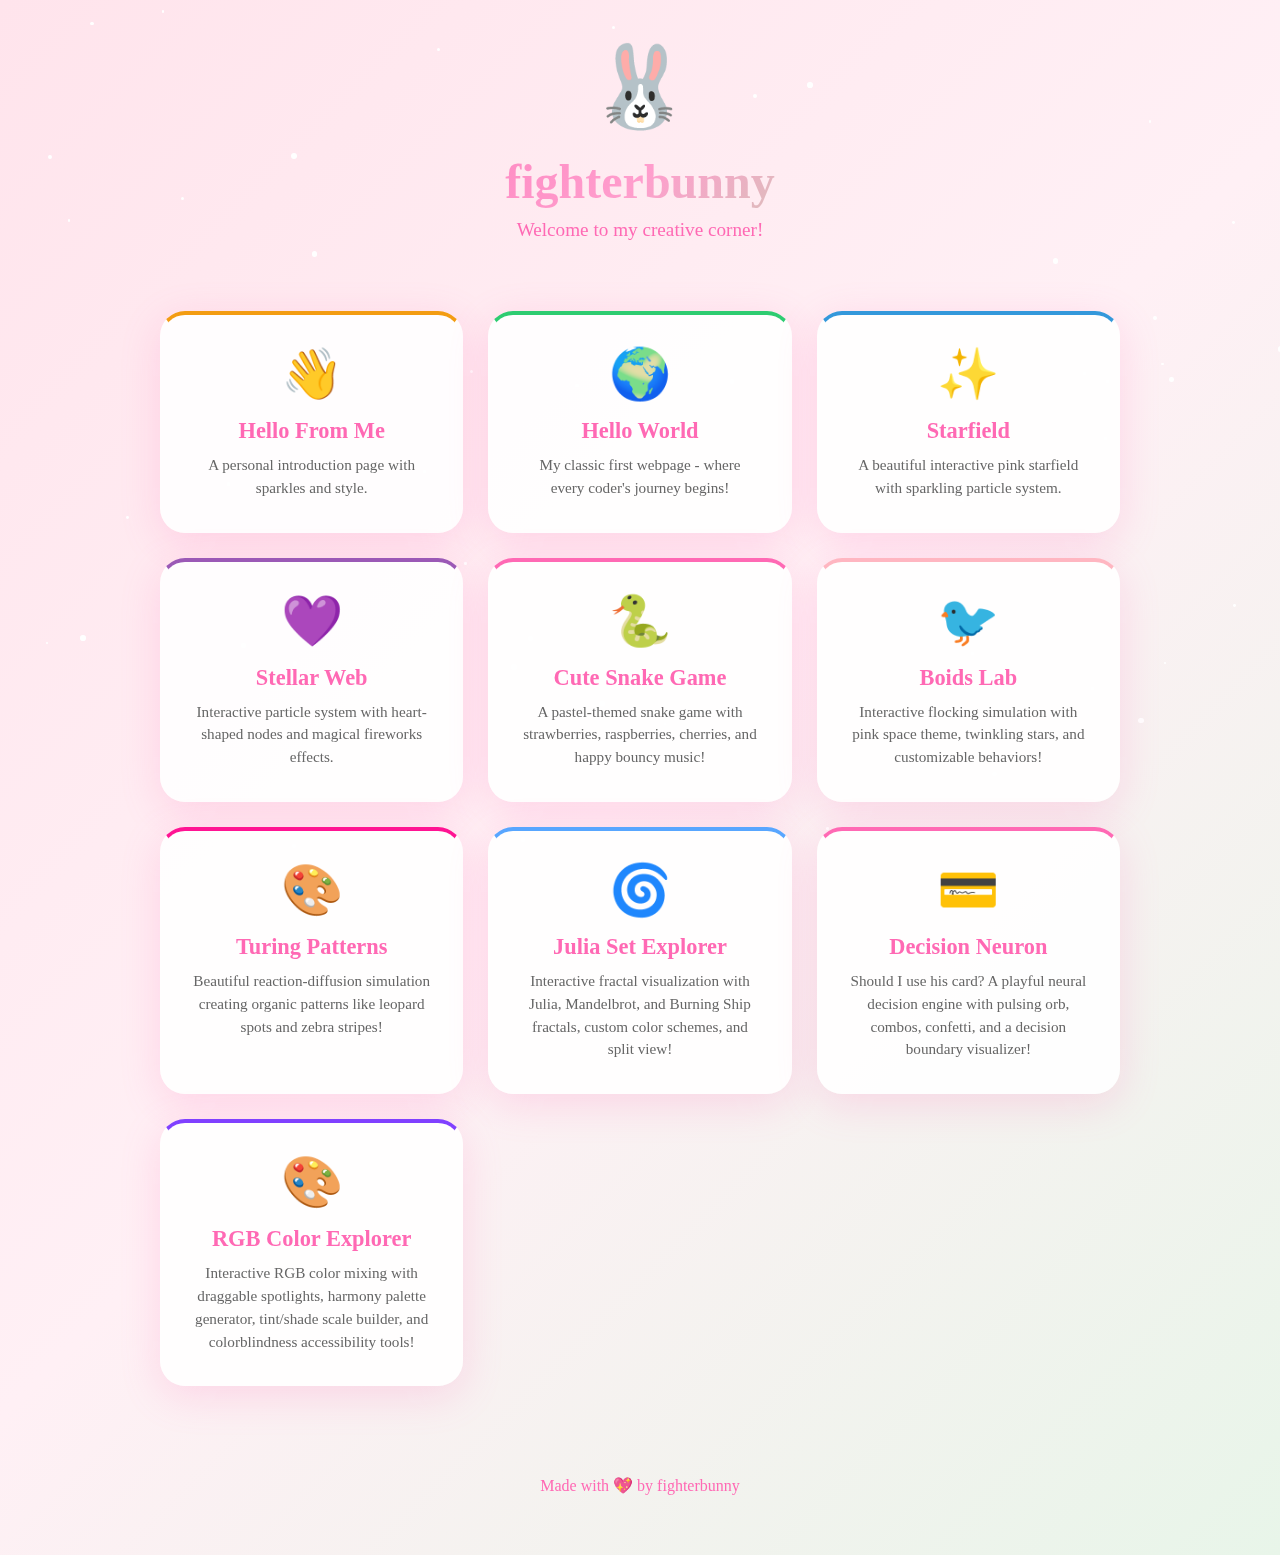
<file: index.html>
<!DOCTYPE html>
<html lang="en">
<head>
    <meta charset="UTF-8">
    <meta name="viewport" content="width=device-width, initial-scale=1.0">
    <title>fighterbunny - Portfolio</title>
    <style>
        * {
            margin: 0;
            padding: 0;
            box-sizing: border-box;
        }

        body {
            background: linear-gradient(135deg, #ffe4ec 0%, #fff0f5 50%, #e8f5e9 100%);
            min-height: 100vh;
            font-family: 'Comic Sans MS', 'Chalkboard', cursive;
            overflow-x: hidden;
        }

        .stars {
            position: fixed;
            top: 0;
            left: 0;
            width: 100%;
            height: 100%;
            pointer-events: none;
            z-index: 0;
        }

        .star {
            position: absolute;
            background: white;
            border-radius: 50%;
            animation: twinkle 2s infinite;
        }

        @keyframes twinkle {
            0%, 100% { opacity: 0.3; transform: scale(1); }
            50% { opacity: 1; transform: scale(1.2); }
        }

        .container {
            position: relative;
            z-index: 1;
            max-width: 1000px;
            margin: 0 auto;
            padding: 40px 20px;
        }

        header {
            text-align: center;
            margin-bottom: 50px;
        }

        .bunny-icon {
            font-size: 80px;
            animation: bounce 2s ease-in-out infinite;
        }

        @keyframes bounce {
            0%, 100% { transform: translateY(0); }
            50% { transform: translateY(-15px); }
        }

        h1 {
            font-size: 3em;
            background: linear-gradient(135deg, #ff69b4, #ff9ecd, #98fb98);
            -webkit-background-clip: text;
            -webkit-text-fill-color: transparent;
            background-clip: text;
            margin: 20px 0 10px;
            text-shadow: none;
        }

        .tagline {
            color: #ff69b4;
            font-size: 1.2em;
            margin-bottom: 10px;
        }

        .projects-grid {
            display: grid;
            grid-template-columns: repeat(auto-fit, minmax(280px, 1fr));
            gap: 25px;
            padding: 20px 0;
        }

        .project-card {
            background: rgba(255, 255, 255, 0.9);
            border-radius: 25px;
            padding: 30px;
            text-align: center;
            box-shadow: 0 10px 40px rgba(255, 105, 180, 0.2);
            border: 3px solid transparent;
            transition: all 0.3s ease;
            text-decoration: none;
            display: block;
        }

        .project-card:hover {
            transform: translateY(-10px) scale(1.02);
            border-color: #ff69b4;
            box-shadow: 0 15px 50px rgba(255, 105, 180, 0.3);
        }

        .project-icon {
            font-size: 50px;
            margin-bottom: 15px;
            display: block;
        }

        .project-card h2 {
            color: #ff69b4;
            font-size: 1.4em;
            margin-bottom: 10px;
        }

        .project-card p {
            color: #666;
            font-size: 0.95em;
            line-height: 1.5;
        }

        .project-card.snake { border-top: 4px solid #ff69b4; }
        .project-card.stellar { border-top: 4px solid #9b59b6; }
        .project-card.starfield { border-top: 4px solid #3498db; }
        .project-card.hello-world { border-top: 4px solid #2ecc71; }
        .project-card.hello-me { border-top: 4px solid #f39c12; }
        .project-card.boids { border-top: 4px solid #ffb6c1; }
        .project-card.turing { border-top: 4px solid #ff1493; }
        .project-card.julia { border-top: 4px solid #58a6ff; }
        .project-card.neuron { border-top: 4px solid #ff69b4; }
        .project-card.color-wheel { border-top: 4px solid #8040ff; }

        footer {
            text-align: center;
            margin-top: 50px;
            padding: 20px;
            color: #ff69b4;
        }

        footer a {
            color: #3cb371;
            text-decoration: none;
        }

        footer a:hover {
            text-decoration: underline;
        }

        .sparkle {
            position: fixed;
            pointer-events: none;
            z-index: 1000;
            font-size: 20px;
            animation: sparkle-fade 1s forwards;
        }

        @keyframes sparkle-fade {
            0% { opacity: 1; transform: scale(0) rotate(0deg); }
            50% { opacity: 1; transform: scale(1) rotate(180deg); }
            100% { opacity: 0; transform: scale(0.5) rotate(360deg); }
        }

        .hearts-float {
            position: fixed;
            bottom: -50px;
            font-size: 24px;
            animation: float-up 8s linear infinite;
            opacity: 0.6;
            z-index: 0;
        }

        @keyframes float-up {
            0% {
                transform: translateY(0) rotate(0deg);
                opacity: 0.6;
            }
            100% {
                transform: translateY(-110vh) rotate(360deg);
                opacity: 0;
            }
        }
    </style>
</head>
<body>
    <div class="stars" id="stars"></div>

    <div class="container">
        <header>
            <div class="bunny-icon">🐰</div>
            <h1>fighterbunny</h1>
            <p class="tagline">Welcome to my creative corner!</p>
        </header>

        <div class="projects-grid">
            <a href="hello-from-me/" class="project-card hello-me" target="_blank">
                <span class="project-icon">👋</span>
                <h2>Hello From Me</h2>
                <p>A personal introduction page with sparkles and style.</p>
            </a>

            <a href="hello-world/" class="project-card hello-world" target="_blank">
                <span class="project-icon">🌍</span>
                <h2>Hello World</h2>
                <p>My classic first webpage - where every coder's journey begins!</p>
            </a>

            <a href="starfield/" class="project-card starfield" target="_blank">
                <span class="project-icon">✨</span>
                <h2>Starfield</h2>
                <p>A beautiful interactive pink starfield with sparkling particle system.</p>
            </a>

            <a href="stellar-web/" class="project-card stellar" target="_blank">
                <span class="project-icon">💜</span>
                <h2>Stellar Web</h2>
                <p>Interactive particle system with heart-shaped nodes and magical fireworks effects.</p>
            </a>

            <a href="snake/" class="project-card snake" target="_blank">
                <span class="project-icon">🐍</span>
                <h2>Cute Snake Game</h2>
                <p>A pastel-themed snake game with strawberries, raspberries, cherries, and happy bouncy music!</p>
            </a>

            <a href="boids/" class="project-card boids" target="_blank">
                <span class="project-icon">🐦</span>
                <h2>Boids Lab</h2>
                <p>Interactive flocking simulation with pink space theme, twinkling stars, and customizable behaviors!</p>
            </a>

            <a href="turing-patterns/" class="project-card turing" target="_blank">
                <span class="project-icon">🎨</span>
                <h2>Turing Patterns</h2>
                <p>Beautiful reaction-diffusion simulation creating organic patterns like leopard spots and zebra stripes!</p>
            </a>

            <a href="julia-sets/" class="project-card julia" target="_blank">
                <span class="project-icon">🌀</span>
                <h2>Julia Set Explorer</h2>
                <p>Interactive fractal visualization with Julia, Mandelbrot, and Burning Ship fractals, custom color schemes, and split view!</p>
            </a>

            <a href="decision-neuron/" class="project-card neuron" target="_blank">
                <span class="project-icon">💳</span>
                <h2>Decision Neuron</h2>
                <p>Should I use his card? A playful neural decision engine with pulsing orb, combos, confetti, and a decision boundary visualizer!</p>
            </a>

            <a href="color-wheel/" class="project-card color-wheel" target="_blank">
                <span class="project-icon">🎨</span>
                <h2>RGB Color Explorer</h2>
                <p>Interactive RGB color mixing with draggable spotlights, harmony palette generator, tint/shade scale builder, and colorblindness accessibility tools!</p>
            </a>
        </div>

        <footer>
            <p>Made with 💖 by fighterbunny</p>
        </footer>
    </div>

    <script>
        // Create twinkling stars
        function createStars() {
            const container = document.getElementById('stars');
            const starCount = 50;

            for (let i = 0; i < starCount; i++) {
                const star = document.createElement('div');
                star.className = 'star';
                star.style.left = Math.random() * 100 + '%';
                star.style.top = Math.random() * 100 + '%';
                star.style.width = (Math.random() * 4 + 2) + 'px';
                star.style.height = star.style.width;
                star.style.animationDelay = Math.random() * 2 + 's';
                star.style.animationDuration = (Math.random() * 2 + 1) + 's';
                container.appendChild(star);
            }
        }

        // Create floating hearts
        function createFloatingHearts() {
            const hearts = ['💖', '💕', '💗', '🌸', '✨'];

            setInterval(() => {
                const heart = document.createElement('div');
                heart.className = 'hearts-float';
                heart.textContent = hearts[Math.floor(Math.random() * hearts.length)];
                heart.style.left = Math.random() * 100 + '%';
                heart.style.animationDuration = (Math.random() * 4 + 6) + 's';
                document.body.appendChild(heart);

                setTimeout(() => heart.remove(), 10000);
            }, 800);
        }

        // Sparkle effect on mouse move
        function createSparkle(x, y) {
            const sparkles = ['✨', '⭐', '💫', '🌟'];
            const sparkle = document.createElement('div');
            sparkle.className = 'sparkle';
            sparkle.textContent = sparkles[Math.floor(Math.random() * sparkles.length)];
            sparkle.style.left = x + 'px';
            sparkle.style.top = y + 'px';
            document.body.appendChild(sparkle);

            setTimeout(() => sparkle.remove(), 1000);
        }

        let sparkleThrottle = 0;
        document.addEventListener('mousemove', (e) => {
            if (Date.now() - sparkleThrottle > 100) {
                if (Math.random() > 0.7) {
                    createSparkle(e.clientX, e.clientY);
                }
                sparkleThrottle = Date.now();
            }
        });

        createStars();
        createFloatingHearts();
    </script>
</body>
</html>
</file>
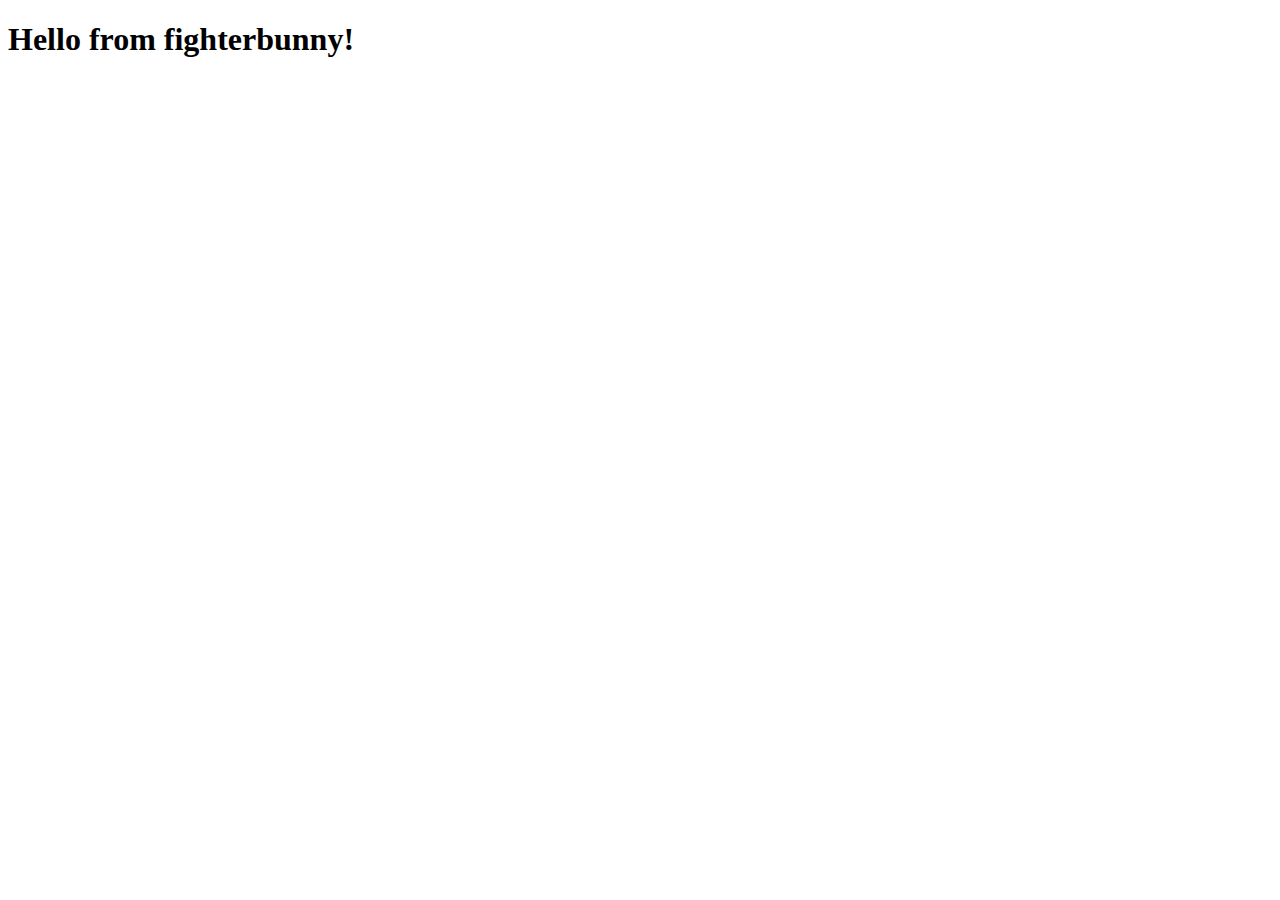
<file: Assignment-01/index.html>
<!DOCTYPE html>
<html lang="en">
<head>
    <meta charset="UTF-8">
    <meta name="viewport" content="width=device-width, initial-scale=1.0">
    <title>Assignment 01 - fighterbunny</title>
</head>
<body>
    <h1>Hello from fighterbunny!</h1>
</body>
</html>
</file>
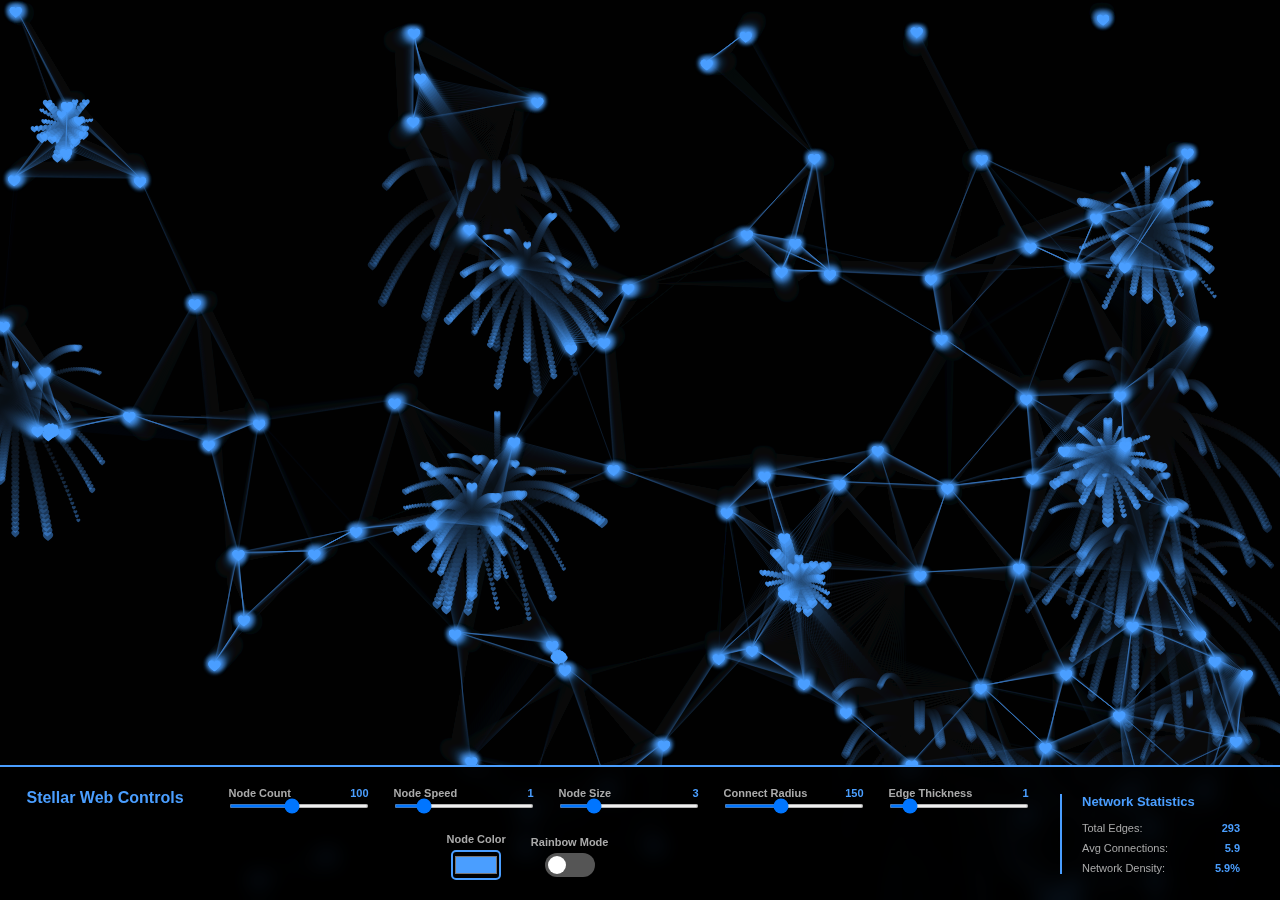
<file: Assignment-02/index.html>
<!DOCTYPE html>
<html lang="en">
<head>
    <meta charset="UTF-8">
    <meta name="viewport" content="width=device-width, initial-scale=1.0">
    <title>Stellar Web</title>
    <style>
        * {
            margin: 0;
            padding: 0;
            box-sizing: border-box;
        }

        body {
            background: #0a0a0a;
            overflow: hidden;
            font-family: 'Arial', sans-serif;
        }

        canvas {
            display: block;
        }

        .controls {
            position: fixed;
            bottom: 0;
            left: 0;
            right: 0;
            background: rgba(0, 0, 0, 0.9);
            padding: 20px;
            color: #ffffff;
            backdrop-filter: blur(10px);
            border-top: 2px solid #4a9eff;
            display: flex;
            align-items: center;
            justify-content: space-between;
            gap: 25px;
            flex-wrap: wrap;
        }

        .controls-section {
            display: flex;
            align-items: center;
            justify-content: center;
            gap: 25px;
            flex-wrap: wrap;
            flex: 1;
        }

        .control-group {
            display: flex;
            flex-direction: column;
            align-items: center;
            min-width: 140px;
        }

        .control-group label {
            display: flex;
            align-items: center;
            justify-content: space-between;
            width: 100%;
            margin-bottom: 5px;
            font-size: 11px;
            font-weight: bold;
            color: #aaaaaa;
        }

        .control-group input[type="range"] {
            width: 100%;
            cursor: pointer;
            height: 4px;
            background: #333;
            border-radius: 2px;
            outline: none;
        }

        .control-group input[type="range"]::-webkit-slider-thumb {
            -webkit-appearance: none;
            appearance: none;
            width: 14px;
            height: 14px;
            background: #4a9eff;
            cursor: pointer;
            border-radius: 50%;
        }

        .control-group input[type="range"]::-moz-range-thumb {
            width: 14px;
            height: 14px;
            background: #4a9eff;
            cursor: pointer;
            border-radius: 50%;
            border: none;
        }

        .value-display {
            font-size: 11px;
            color: #4a9eff;
            margin-left: 10px;
            font-weight: bold;
        }

        .color-group {
            display: flex;
            flex-direction: column;
            align-items: center;
            gap: 5px;
        }

        .color-group label {
            font-size: 11px;
            font-weight: bold;
            color: #aaaaaa;
        }

        .color-group input[type="color"] {
            width: 50px;
            height: 30px;
            border: 2px solid #4a9eff;
            border-radius: 5px;
            cursor: pointer;
            background: transparent;
        }

        h2 {
            font-size: 16px;
            color: #4a9eff;
            margin-right: 20px;
            white-space: nowrap;
        }

        .stats-panel {
            display: flex;
            flex-direction: column;
            gap: 8px;
            padding: 0 20px;
            border-left: 2px solid #4a9eff;
            min-width: 200px;
        }

        .stats-panel h3 {
            color: #4a9eff;
            font-size: 13px;
            margin-bottom: 5px;
            text-align: left;
        }

        .stat-item {
            display: flex;
            justify-content: space-between;
            gap: 10px;
            font-size: 11px;
        }

        .stat-label {
            color: #aaaaaa;
        }

        .stat-value {
            color: #4a9eff;
            font-weight: bold;
        }

        .switch-group {
            display: flex;
            flex-direction: column;
            align-items: center;
            gap: 5px;
        }

        .switch-group label {
            font-size: 11px;
            font-weight: bold;
            color: #aaaaaa;
        }

        .switch {
            position: relative;
            display: inline-block;
            width: 50px;
            height: 24px;
        }

        .switch input {
            opacity: 0;
            width: 0;
            height: 0;
        }

        .slider {
            position: absolute;
            cursor: pointer;
            top: 0;
            left: 0;
            right: 0;
            bottom: 0;
            background-color: #555;
            transition: .4s;
            border-radius: 24px;
        }

        .slider:before {
            position: absolute;
            content: "";
            height: 18px;
            width: 18px;
            left: 3px;
            bottom: 3px;
            background-color: white;
            transition: .4s;
            border-radius: 50%;
        }

        input:checked + .slider {
            background-color: #4a9eff;
        }

        input:checked + .slider:before {
            transform: translateX(26px);
        }
    </style>
</head>
<body>
    <canvas id="stellarWeb"></canvas>

    <div class="controls">
        <div class="controls-section">
            <h2>Stellar Web Controls</h2>

            <div class="control-group">
                <label>
                    Node Count
                    <span class="value-display" id="nodeCountValue">100</span>
                </label>
                <input type="range" id="nodeCount" min="20" max="200" value="100" step="10">
            </div>

            <div class="control-group">
                <label>
                    Node Speed
                    <span class="value-display" id="nodeSpeedValue">1</span>
                </label>
                <input type="range" id="nodeSpeed" min="0.1" max="5" value="1" step="0.1">
            </div>

            <div class="control-group">
                <label>
                    Node Size
                    <span class="value-display" id="nodeSizeValue">3</span>
                </label>
                <input type="range" id="nodeSize" min="1" max="10" value="3" step="0.5">
            </div>

            <div class="control-group">
                <label>
                    Connect Radius
                    <span class="value-display" id="connectRadiusValue">150</span>
                </label>
                <input type="range" id="connectRadius" min="50" max="300" value="150" step="10">
            </div>

            <div class="control-group">
                <label>
                    Edge Thickness
                    <span class="value-display" id="edgeThicknessValue">1</span>
                </label>
                <input type="range" id="edgeThickness" min="0.5" max="5" value="1" step="0.5">
            </div>

            <div class="color-group">
                <label>Node Color</label>
                <input type="color" id="nodeColor" value="#4a9eff">
            </div>

            <div class="switch-group">
                <label>Rainbow Mode</label>
                <label class="switch">
                    <input type="checkbox" id="rainbowMode">
                    <span class="slider"></span>
                </label>
            </div>
        </div>

        <div class="stats-panel">
            <h3>Network Statistics</h3>
            <div class="stat-item">
                <span class="stat-label">Total Edges:</span>
                <span class="stat-value" id="totalEdges">0</span>
            </div>
            <div class="stat-item">
                <span class="stat-label">Avg Connections:</span>
                <span class="stat-value" id="avgConnections">0.0</span>
            </div>
            <div class="stat-item">
                <span class="stat-label">Network Density:</span>
                <span class="stat-value" id="networkDensity">0.0%</span>
            </div>
        </div>
    </div>

    <script>
        const canvas = document.getElementById('stellarWeb');
        const ctx = canvas.getContext('2d');

        canvas.width = window.innerWidth;
        canvas.height = window.innerHeight;

        window.addEventListener('resize', () => {
            canvas.width = window.innerWidth;
            canvas.height = window.innerHeight;
            initNodes();
        });

        let nodes = [];
        let settings = {
            count: 100,
            speed: 1,
            size: 3,
            connectRadius: 150,
            edgeThickness: 1,
            color: '#4a9eff',
            rainbowMode: false
        };

        let hue = 0;
        let fireworks = [];

        class Firework {
            constructor(x, y, color) {
                this.x = x;
                this.y = y;
                this.color = color;
                this.particles = [];
                this.age = 0;
                this.maxAge = 60;

                // Create heart-shaped particles
                for (let i = 0; i < 20; i++) {
                    const angle = (Math.PI * 2 * i) / 20;
                    const speed = Math.random() * 3 + 2;
                    this.particles.push({
                        x: x,
                        y: y,
                        vx: Math.cos(angle) * speed,
                        vy: Math.sin(angle) * speed,
                        size: Math.random() * 2 + 1,
                        alpha: 1
                    });
                }
            }

            update() {
                this.age++;
                this.particles.forEach(p => {
                    p.x += p.vx;
                    p.y += p.vy;
                    p.vy += 0.1; // gravity
                    p.vx *= 0.98; // friction
                    p.vy *= 0.98;
                    p.alpha = 1 - (this.age / this.maxAge);
                });
            }

            draw() {
                this.particles.forEach(p => {
                    ctx.save();
                    ctx.globalAlpha = p.alpha;
                    this.drawHeartParticle(p.x, p.y, p.size, this.color);
                    ctx.restore();
                });
            }

            drawHeartParticle(x, y, size, color) {
                ctx.save();
                ctx.translate(x, y);
                ctx.scale(size / 3, size / 3);

                ctx.beginPath();
                ctx.moveTo(0, 0);
                ctx.bezierCurveTo(-3, -3, -6, -1, -6, 2);
                ctx.bezierCurveTo(-6, 4, -4, 6, 0, 9);
                ctx.bezierCurveTo(4, 6, 6, 4, 6, 2);
                ctx.bezierCurveTo(6, -1, 3, -3, 0, 0);
                ctx.closePath();

                ctx.fillStyle = color;
                ctx.fill();
                ctx.restore();
            }

            isDead() {
                return this.age >= this.maxAge;
            }
        }

        class Node {
            constructor() {
                this.x = Math.random() * canvas.width;
                this.y = Math.random() * canvas.height;
                this.vx = (Math.random() - 0.5) * settings.speed;
                this.vy = (Math.random() - 0.5) * settings.speed;
                this.hueOffset = Math.random() * 360;
                this.radius = settings.size * 3;
                this.justCollided = false;
            }

            update() {
                this.x += this.vx;
                this.y += this.vy;
                this.radius = settings.size * 3;

                // Bounce off edges
                if (this.x < 0 || this.x > canvas.width) {
                    this.vx *= -1;
                    this.x = Math.max(0, Math.min(canvas.width, this.x));
                }
                if (this.y < 0 || this.y > canvas.height) {
                    this.vy *= -1;
                    this.y = Math.max(0, Math.min(canvas.height, this.y));
                }
            }

            checkCollision(other) {
                const dx = this.x - other.x;
                const dy = this.y - other.y;
                const distance = Math.sqrt(dx * dx + dy * dy);
                const collisionDistance = (this.radius + other.radius) * 1.5; // Increase collision range
                return distance < collisionDistance;
            }

            draw() {
                const color = settings.rainbowMode
                    ? `hsl(${(hue + this.hueOffset) % 360}, 100%, 60%)`
                    : settings.color;

                this.drawHeart(this.x, this.y, settings.size, color);
            }

            drawHeart(x, y, size, color) {
                ctx.save();
                ctx.translate(x, y);
                ctx.scale(size / 3, size / 3);

                ctx.beginPath();
                ctx.moveTo(0, 0);
                ctx.bezierCurveTo(-3, -3, -6, -1, -6, 2);
                ctx.bezierCurveTo(-6, 4, -4, 6, 0, 9);
                ctx.bezierCurveTo(4, 6, 6, 4, 6, 2);
                ctx.bezierCurveTo(6, -1, 3, -3, 0, 0);
                ctx.closePath();

                ctx.fillStyle = color;
                ctx.fill();

                // Add glow
                ctx.shadowBlur = size * 2;
                ctx.shadowColor = color;
                ctx.fill();
                ctx.shadowBlur = 0;

                ctx.restore();
            }
        }

        function initNodes() {
            nodes = [];
            for (let i = 0; i < settings.count; i++) {
                nodes.push(new Node());
            }
        }

        function drawConnections() {
            let totalEdges = 0;
            let connectionCounts = new Array(nodes.length).fill(0);

            for (let i = 0; i < nodes.length; i++) {
                for (let j = i + 1; j < nodes.length; j++) {
                    const dx = nodes[i].x - nodes[j].x;
                    const dy = nodes[i].y - nodes[j].y;
                    const distance = Math.sqrt(dx * dx + dy * dy);

                    if (distance < settings.connectRadius) {
                        const opacity = 1 - (distance / settings.connectRadius);

                        ctx.beginPath();
                        ctx.moveTo(nodes[i].x, nodes[i].y);
                        ctx.lineTo(nodes[j].x, nodes[j].y);
                        ctx.strokeStyle = hexToRgba(settings.color, opacity * 0.5);
                        ctx.lineWidth = settings.edgeThickness;
                        ctx.stroke();

                        totalEdges++;
                        connectionCounts[i]++;
                        connectionCounts[j]++;
                    }
                }
            }

            // Update statistics
            updateStats(totalEdges, connectionCounts);
        }

        function updateStats(totalEdges, connectionCounts) {
            // Total edges
            document.getElementById('totalEdges').textContent = totalEdges;

            // Average connections per node
            const totalConnections = connectionCounts.reduce((sum, count) => sum + count, 0);
            const avgConnections = nodes.length > 0 ? (totalConnections / nodes.length).toFixed(1) : 0;
            document.getElementById('avgConnections').textContent = avgConnections;

            // Network density (percentage of actual edges vs. maximum possible edges)
            const maxPossibleEdges = (nodes.length * (nodes.length - 1)) / 2;
            const density = maxPossibleEdges > 0 ? ((totalEdges / maxPossibleEdges) * 100).toFixed(1) : 0;
            document.getElementById('networkDensity').textContent = density + '%';
        }

        function hexToRgba(hex, alpha) {
            const r = parseInt(hex.slice(1, 3), 16);
            const g = parseInt(hex.slice(3, 5), 16);
            const b = parseInt(hex.slice(5, 7), 16);
            return `rgba(${r}, ${g}, ${b}, ${alpha})`;
        }

        function checkCollisions() {
            for (let i = 0; i < nodes.length; i++) {
                for (let j = i + 1; j < nodes.length; j++) {
                    if (nodes[i].checkCollision(nodes[j])) {
                        // Prevent multiple fireworks from same collision
                        if (!nodes[i].justCollided && !nodes[j].justCollided) {
                            // Create firework at collision point
                            const x = (nodes[i].x + nodes[j].x) / 2;
                            const y = (nodes[i].y + nodes[j].y) / 2;

                            const color = settings.rainbowMode
                                ? `hsl(${(hue + nodes[i].hueOffset) % 360}, 100%, 60%)`
                                : settings.color;

                            fireworks.push(new Firework(x, y, color));

                            // Mark as collided temporarily
                            nodes[i].justCollided = true;
                            nodes[j].justCollided = true;
                            setTimeout(() => {
                                nodes[i].justCollided = false;
                                nodes[j].justCollided = false;
                            }, 100);
                        }

                        // Bounce nodes apart
                        const dx = nodes[j].x - nodes[i].x;
                        const dy = nodes[j].y - nodes[i].y;
                        const distance = Math.sqrt(dx * dx + dy * dy);
                        if (distance > 0) {
                            const nx = dx / distance;
                            const ny = dy / distance;

                            nodes[i].vx -= nx * 1.5;
                            nodes[i].vy -= ny * 1.5;
                            nodes[j].vx += nx * 1.5;
                            nodes[j].vy += ny * 1.5;
                        }
                    }
                }
            }
        }

        function animate() {
            ctx.fillStyle = 'rgba(10, 10, 10, 0.1)';
            ctx.fillRect(0, 0, canvas.width, canvas.height);

            if (settings.rainbowMode) {
                hue = (hue + 0.5) % 360;
            }

            drawConnections();
            checkCollisions();

            nodes.forEach(node => {
                node.update();
                node.draw();
            });

            // Update and draw fireworks
            fireworks = fireworks.filter(f => !f.isDead());
            fireworks.forEach(f => {
                f.update();
                f.draw();
            });

            requestAnimationFrame(animate);
        }

        // Control handlers
        document.getElementById('nodeCount').addEventListener('input', (e) => {
            settings.count = parseInt(e.target.value);
            document.getElementById('nodeCountValue').textContent = settings.count;
            initNodes();
        });

        document.getElementById('nodeSpeed').addEventListener('input', (e) => {
            settings.speed = parseFloat(e.target.value);
            document.getElementById('nodeSpeedValue').textContent = settings.speed;
            // Update velocities of existing nodes
            nodes.forEach(node => {
                const angle = Math.atan2(node.vy, node.vx);
                const speed = Math.sqrt(node.vx * node.vx + node.vy * node.vy);
                const speedRatio = settings.speed / (speed || 1);
                node.vx *= speedRatio;
                node.vy *= speedRatio;
            });
        });

        document.getElementById('nodeSize').addEventListener('input', (e) => {
            settings.size = parseFloat(e.target.value);
            document.getElementById('nodeSizeValue').textContent = settings.size;
        });

        document.getElementById('connectRadius').addEventListener('input', (e) => {
            settings.connectRadius = parseInt(e.target.value);
            document.getElementById('connectRadiusValue').textContent = settings.connectRadius;
        });

        document.getElementById('edgeThickness').addEventListener('input', (e) => {
            settings.edgeThickness = parseFloat(e.target.value);
            document.getElementById('edgeThicknessValue').textContent = settings.edgeThickness;
        });

        document.getElementById('nodeColor').addEventListener('input', (e) => {
            settings.color = e.target.value;
        });

        document.getElementById('rainbowMode').addEventListener('change', (e) => {
            settings.rainbowMode = e.target.checked;
        });

        // Initialize and start
        initNodes();
        animate();
    </script>
</body>
</html>
</file>
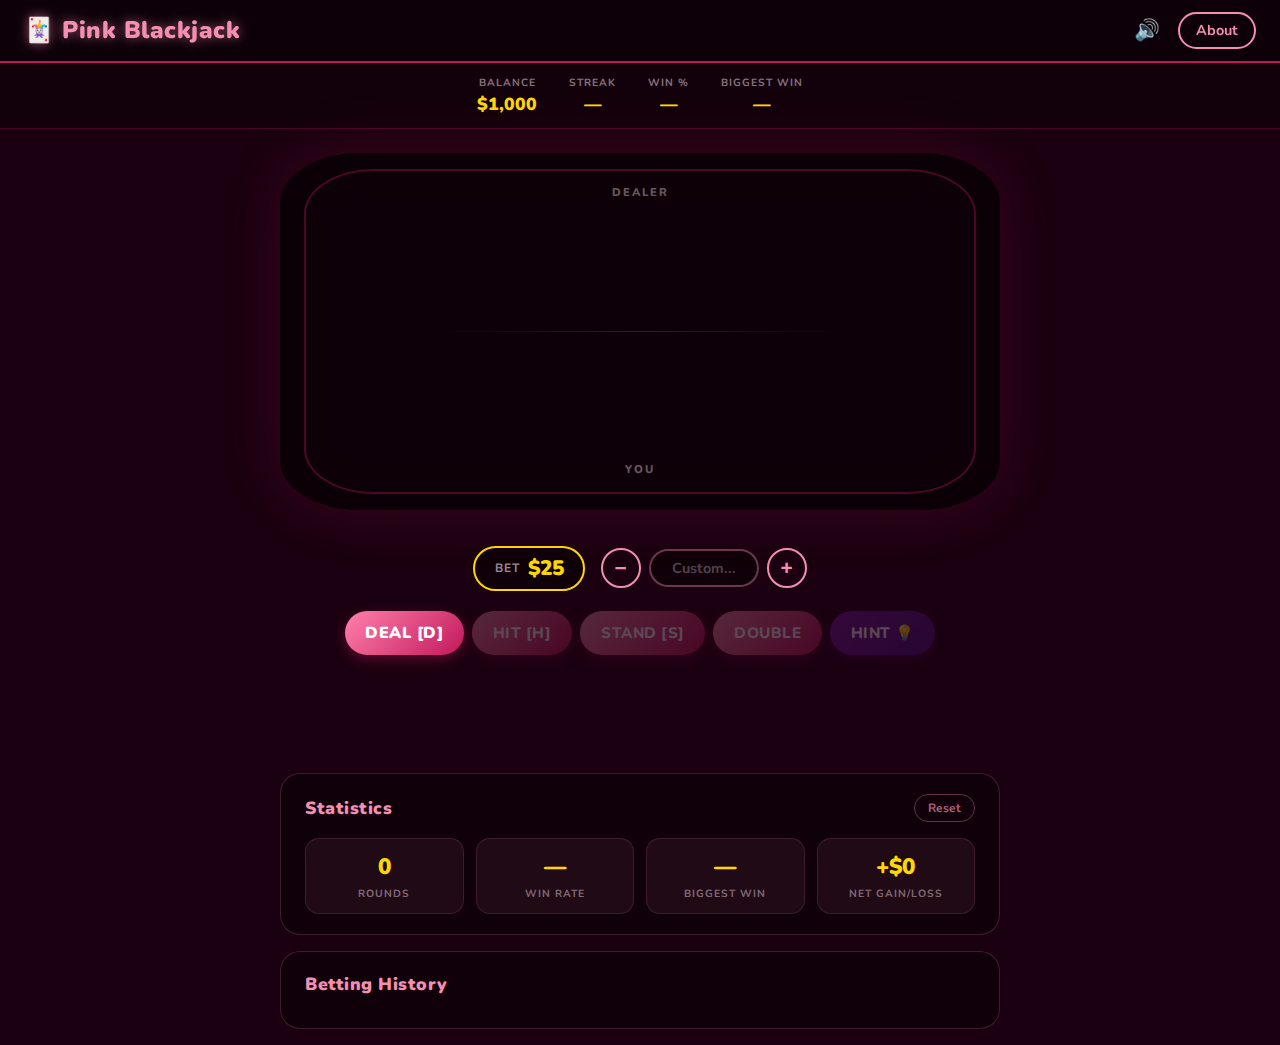
<file: blackjack/index.html>
<!DOCTYPE html>
<html lang="en">
<head>
  <meta charset="UTF-8" />
  <meta name="viewport" content="width=device-width, initial-scale=1.0" />
  <title>Pink Blackjack 🃏</title>
  <link href="https://fonts.googleapis.com/css2?family=Nunito:wght@400;600;700;800;900&display=swap" rel="stylesheet" />
  <link rel="stylesheet" href="style.css" />
</head>
<body>

  <!-- ── Navigation ────────────────────────────────────────── -->
  <nav class="topbar">
    <div class="logo">🃏 Pink Blackjack</div>
    <div class="nav-right">
      <button class="icon-btn" id="mute-btn" aria-label="Toggle sound">🔊</button>
      <button class="nav-link" id="nav-about" aria-label="Go to about page">About</button>
    </div>
  </nav>

  <!-- ── Game View ─────────────────────────────────────────── -->
  <main id="game-view">

    <!-- Quick Stats Bar -->
    <div class="quick-stats">
      <div class="qstat">
        <span class="qstat-label">Balance</span>
        <span class="qstat-value" id="balance">$1,000</span>
      </div>
      <div class="qstat">
        <span class="qstat-label">Streak</span>
        <span class="qstat-value" id="streak-display">—</span>
      </div>
      <div class="qstat">
        <span class="qstat-label">Win %</span>
        <span class="qstat-value" id="win-pct">—</span>
      </div>
      <div class="qstat">
        <span class="qstat-label">Biggest Win</span>
        <span class="qstat-value" id="biggest-win">—</span>
      </div>
    </div>

    <!-- Casino Table -->
    <div class="table-felt">
      <div class="table-oval" aria-hidden="true"></div>

      <!-- Dealer Zone -->
      <div class="zone dealer-zone">
        <p class="zone-label">Dealer</p>
        <div class="hand" id="dealer-hand" aria-label="Dealer's hand"></div>
        <div class="score-chip" id="dealer-score" aria-live="polite"></div>
      </div>

      <div class="table-divider" aria-hidden="true"></div>

      <!-- Player Zone -->
      <div class="zone player-zone">
        <div class="score-chip" id="player-score" aria-live="polite"></div>
        <div class="hand" id="player-hand" aria-label="Your hand"></div>
        <p class="zone-label">You</p>
      </div>
    </div>

    <!-- Bet Section -->
    <div class="bet-section">
      <div class="bet-box">
        <span class="bet-label">Bet</span>
        <span class="bet-value" id="bet-display">$25</span>
      </div>
      <div class="bet-controls">
        <button class="bet-adj-btn" id="btn-bet-minus" aria-label="Decrease bet by $25">−</button>
        <input
          type="number"
          id="custom-bet"
          class="custom-bet-input"
          placeholder="Custom..."
          min="5"
          aria-label="Enter custom bet amount"
        />
        <button class="bet-adj-btn" id="btn-bet-plus" aria-label="Increase bet by $25">+</button>
      </div>
    </div>

    <!-- Action Buttons -->
    <div class="actions">
      <button class="action-btn deal-btn" id="btn-deal" aria-label="Deal new round">DEAL [D]</button>
      <button class="action-btn" id="btn-hit"    disabled aria-label="Hit - draw a card"    aria-disabled="true">HIT [H]</button>
      <button class="action-btn" id="btn-stand"  disabled aria-label="Stand - end your turn" aria-disabled="true">STAND [S]</button>
      <button class="action-btn" id="btn-double" disabled aria-label="Double down"             aria-disabled="true">DOUBLE</button>
      <button class="action-btn hint-btn" id="btn-hint" disabled aria-label="Show strategy hint" aria-disabled="true">HINT 💡</button>
    </div>

    <!-- Hint Speech Bubble -->
    <div class="hint-bubble" id="hint-bubble" role="tooltip" aria-live="polite"></div>

    <!-- Result Banner -->
    <div class="result-banner" id="result-banner" aria-live="assertive" aria-atomic="true"></div>

    <!-- Encouragement Message -->
    <div class="encouragement" id="encouragement" aria-live="polite"></div>

    <!-- Statistics Panel -->
    <section class="panel stats-panel" aria-label="Statistics">
      <div class="panel-head">
        <h2 class="panel-title">Statistics</h2>
        <button class="text-btn" id="btn-reset-stats" aria-label="Reset all statistics">Reset</button>
      </div>
      <div class="stats-grid">
        <div class="stat-tile">
          <div class="stat-tile-val" id="stat-rounds">0</div>
          <div class="stat-tile-label">Rounds</div>
        </div>
        <div class="stat-tile">
          <div class="stat-tile-val" id="stat-winrate">—</div>
          <div class="stat-tile-label">Win Rate</div>
        </div>
        <div class="stat-tile">
          <div class="stat-tile-val" id="stat-biggest">—</div>
          <div class="stat-tile-label">Biggest Win</div>
        </div>
        <div class="stat-tile">
          <div class="stat-tile-val" id="stat-net">$0</div>
          <div class="stat-tile-label">Net Gain/Loss</div>
        </div>
      </div>
    </section>

    <!-- Betting History -->
    <section class="panel history-panel" aria-label="Betting history">
      <h2 class="panel-title">Betting History</h2>
      <div class="history-list" id="history-list" aria-live="polite"></div>
      <button class="text-btn show-more-btn hidden" id="btn-show-more">Show More</button>
    </section>

  </main>

  <!-- ── About View ─────────────────────────────────────────── -->
  <div id="about-view" class="hidden" role="main" aria-label="About page">
    <div class="about-wrap">
      <button class="back-btn" id="btn-back" aria-label="Back to game">← Back to Game</button>
      <h1 class="about-title">🃏 How to Play Pink Blackjack</h1>

      <div class="about-card">
        <h2>🎯 The Goal</h2>
        <p>Get closer to <strong>21</strong> than the dealer without going over. Going over is called a <em>bust</em> — instant loss!</p>
      </div>

      <div class="about-card">
        <h2>🃏 Card Values</h2>
        <div class="card-val-grid">
          <div class="card-val-item"><span class="mini-card">2–10</span><span>Face Value</span></div>
          <div class="card-val-item"><span class="mini-card">J Q K</span><span>= 10</span></div>
          <div class="card-val-item"><span class="mini-card ace">A</span><span>= 1 or 11</span></div>
        </div>
      </div>

      <div class="about-card">
        <h2>🎮 Your Moves</h2>
        <ul>
          <li><strong>Hit</strong> — Draw another card</li>
          <li><strong>Stand</strong> — Keep your hand, let the dealer play</li>
          <li><strong>Double Down</strong> — Double your bet &amp; receive exactly one more card</li>
          <li><strong>Hint 💡</strong> — See the optimal basic strategy recommendation</li>
        </ul>
      </div>

      <div class="about-card">
        <h2>🤖 Dealer Rules</h2>
        <p>The dealer <strong>must hit</strong> on 16 or below and <strong>must stand</strong> on 17 or above — no choice!</p>
      </div>

      <div class="about-card">
        <h2>🏆 How to Win</h2>
        <ul>
          <li>Beat the dealer's score without busting</li>
          <li>Dealer goes over 21 (busts)</li>
          <li><strong>Blackjack</strong>: Ace + 10-value card dealt → pays <strong>1.5×</strong> your bet! 🎉</li>
        </ul>
      </div>

      <div class="about-card">
        <h2>⌨️ Keyboard Shortcuts</h2>
        <div class="shortcuts-grid">
          <div><kbd>H</kbd> Hit</div>
          <div><kbd>S</kbd> Stand</div>
          <div><kbd>D</kbd> Deal / New Round</div>
          <div><kbd>M</kbd> Toggle Mute</div>
        </div>
      </div>

      <div class="suit-decoration" aria-hidden="true">♥ ♦ ♣ ♠</div>
    </div>
  </div>

  <script src="game.js"></script>
</body>
</html>
</file>
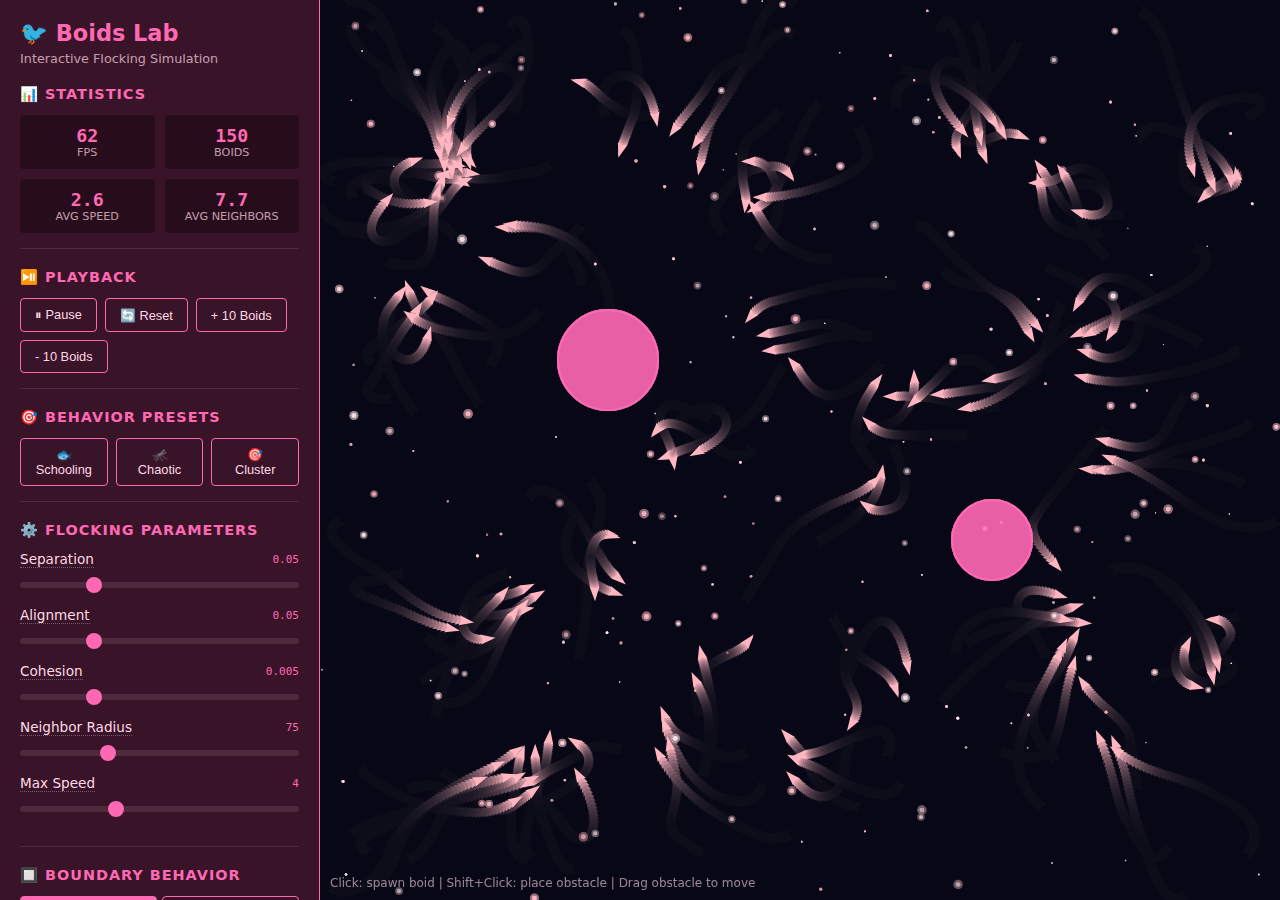
<file: boids/index.html>
<!DOCTYPE html>
<html lang="en">
<head>
    <meta charset="UTF-8">
    <meta name="viewport" content="width=device-width, initial-scale=1.0">
    <title>Boids Lab - Interactive Flocking Simulation</title>
    <link rel="stylesheet" href="boids.css">
</head>
<body>
    <div id="controls">
        <h1>🐦 Boids Lab</h1>
        <p class="subtitle">Interactive Flocking Simulation</p>

        <!-- Stats Section -->
        <div class="section">
            <div class="section-title">📊 Statistics</div>
            <div class="stats-grid">
                <div class="stat-box">
                    <div class="stat-value" id="fps">60</div>
                    <div class="stat-label">FPS</div>
                </div>
                <div class="stat-box">
                    <div class="stat-value" id="boid-count">150</div>
                    <div class="stat-label">Boids</div>
                </div>
                <div class="stat-box">
                    <div class="stat-value" id="avg-speed">0.0</div>
                    <div class="stat-label">Avg Speed</div>
                </div>
                <div class="stat-box">
                    <div class="stat-value" id="avg-neighbors">0.0</div>
                    <div class="stat-label">Avg Neighbors</div>
                </div>
            </div>
        </div>

        <!-- Playback Controls -->
        <div class="section">
            <div class="section-title">⏯️ Playback</div>
            <div class="button-row">
                <button id="pause-btn" onclick="togglePause()">⏸ Pause</button>
                <button onclick="resetSimulation()">🔄 Reset</button>
                <button onclick="addBoids(10)">+ 10 Boids</button>
                <button onclick="removeBoids(10)">- 10 Boids</button>
            </div>
        </div>

        <!-- Presets -->
        <div class="section">
            <div class="section-title">🎯 Behavior Presets</div>
            <div class="button-row">
                <button class="preset-btn" onclick="applyPreset('schooling')" data-tooltip="High alignment creates synchronized movement like fish schools">🐟 Schooling</button>
                <button class="preset-btn" onclick="applyPreset('chaotic')" data-tooltip="Low alignment and small radius creates erratic, insect-like swarms">🦟 Chaotic</button>
                <button class="preset-btn" onclick="applyPreset('cluster')" data-tooltip="High cohesion pulls boids into tight groups">🎯 Cluster</button>
            </div>
        </div>

        <!-- Main Parameters -->
        <div class="section">
            <div class="section-title">⚙️ Flocking Parameters</div>

            <div class="control-group">
                <div class="control-label">
                    <span data-tooltip="How strongly boids avoid crowding nearby flockmates. Higher = more personal space.">Separation</span>
                    <span class="value-display" id="separation-val">0.05</span>
                </div>
                <input type="range" id="separation" min="0" max="0.2" step="0.005" value="0.05" oninput="updateParam('separation', this.value)">
            </div>

            <div class="control-group">
                <div class="control-label">
                    <span data-tooltip="How strongly boids match the direction of nearby flockmates. Higher = more coordinated turns.">Alignment</span>
                    <span class="value-display" id="alignment-val">0.05</span>
                </div>
                <input type="range" id="alignment" min="0" max="0.2" step="0.005" value="0.05" oninput="updateParam('alignment', this.value)">
            </div>

            <div class="control-group">
                <div class="control-label">
                    <span data-tooltip="How strongly boids move toward the center of nearby flockmates. Higher = tighter flocks.">Cohesion</span>
                    <span class="value-display" id="cohesion-val">0.005</span>
                </div>
                <input type="range" id="cohesion" min="0" max="0.02" step="0.001" value="0.005" oninput="updateParam('cohesion', this.value)">
            </div>

            <div class="control-group">
                <div class="control-label">
                    <span data-tooltip="How far each boid can 'see' to detect neighbors. Larger = more global awareness.">Neighbor Radius</span>
                    <span class="value-display" id="radius-val">75</span>
                </div>
                <input type="range" id="radius" min="20" max="200" step="5" value="75" oninput="updateParam('radius', this.value)">
            </div>

            <div class="control-group">
                <div class="control-label">
                    <span data-tooltip="Maximum velocity for each boid. Higher = faster, more energetic movement.">Max Speed</span>
                    <span class="value-display" id="speed-val">4</span>
                </div>
                <input type="range" id="speed" min="1" max="10" step="0.5" value="4" oninput="updateParam('speed', this.value)">
            </div>
        </div>

        <!-- Boundary Mode -->
        <div class="section">
            <div class="section-title">🔲 Boundary Behavior</div>
            <div class="toggle-group">
                <button class="toggle-btn active" id="bounce-btn" onclick="setBoundaryMode('bounce')" data-tooltip="Boids turn away from edges, staying within bounds">Bounce</button>
                <button class="toggle-btn" id="wrap-btn" onclick="setBoundaryMode('wrap')" data-tooltip="Boids wrap around to the opposite side (toroidal space)">Wrap</button>
            </div>
        </div>

        <!-- Mouse Interaction -->
        <div class="section">
            <div class="section-title">🖱️ Mouse Interaction</div>
            <div class="mouse-mode">
                <button class="mouse-btn" id="mouse-off" onclick="setMouseMode('off')">Off</button>
                <button class="mouse-btn active" id="mouse-attract" onclick="setMouseMode('attract')" data-tooltip="Boids are drawn toward your cursor">Attract</button>
                <button class="mouse-btn" id="mouse-repel" onclick="setMouseMode('repel')" data-tooltip="Boids flee from your cursor like a predator">Repel</button>
            </div>
            <p style="font-size: 0.7em; margin-top: 8px; opacity: 0.6;">Click canvas to spawn boids at cursor</p>
        </div>

        <!-- Obstacles -->
        <div class="section">
            <div class="section-title">🚧 Obstacles</div>
            <div class="checkbox-group">
                <input type="checkbox" id="obstacles-enabled" onchange="toggleObstacles()" checked>
                <label for="obstacles-enabled">Enable obstacle avoidance</label>
            </div>
            <div class="button-row">
                <button onclick="addObstacle()" data-tooltip="Add a new obstacle at random position">+ Add</button>
                <button onclick="clearObstacles()" data-tooltip="Remove all obstacles">Clear All</button>
            </div>
            <p style="font-size: 0.7em; margin-top: 8px; opacity: 0.6;">Shift+Click to place obstacle, drag to move</p>
        </div>

        <!-- Visual Settings -->
        <div class="section">
            <div class="section-title">🎨 Visual Settings</div>

            <div class="checkbox-group">
                <input type="checkbox" id="trails-enabled" onchange="toggleTrails()" checked>
                <label for="trails-enabled">Motion trails</label>
            </div>

            <div class="control-group">
                <div class="control-label">
                    <span>Trail Length</span>
                    <span class="value-display" id="trail-val">0.15</span>
                </div>
                <input type="range" id="trail-length" min="0.02" max="0.5" step="0.01" value="0.15" oninput="updateTrailLength(this.value)">
            </div>

            <div style="margin-top: 12px;">
                <div class="control-label" style="margin-bottom: 8px;">
                    <span>Theme</span>
                </div>
                <div class="theme-btns">
                    <button class="theme-btn active" id="theme-minimal" onclick="setTheme('minimal')">Minimal</button>
                    <button class="theme-btn" id="theme-neon" onclick="setTheme('neon')">Neon</button>
                    <button class="theme-btn" id="theme-nature" onclick="setTheme('nature')">Nature</button>
                </div>
            </div>
        </div>
    </div>

    <div id="canvas-container">
        <canvas id="canvas"></canvas>
        <div class="instructions">
            Click: spawn boid | Shift+Click: place obstacle | Drag obstacle to move
        </div>
        <div class="pause-overlay" id="pause-overlay">⏸ PAUSED</div>
    </div>

    <div class="tooltip" id="tooltip"></div>

    <script src="boids.js"></script>
</body>
</html>
</file>
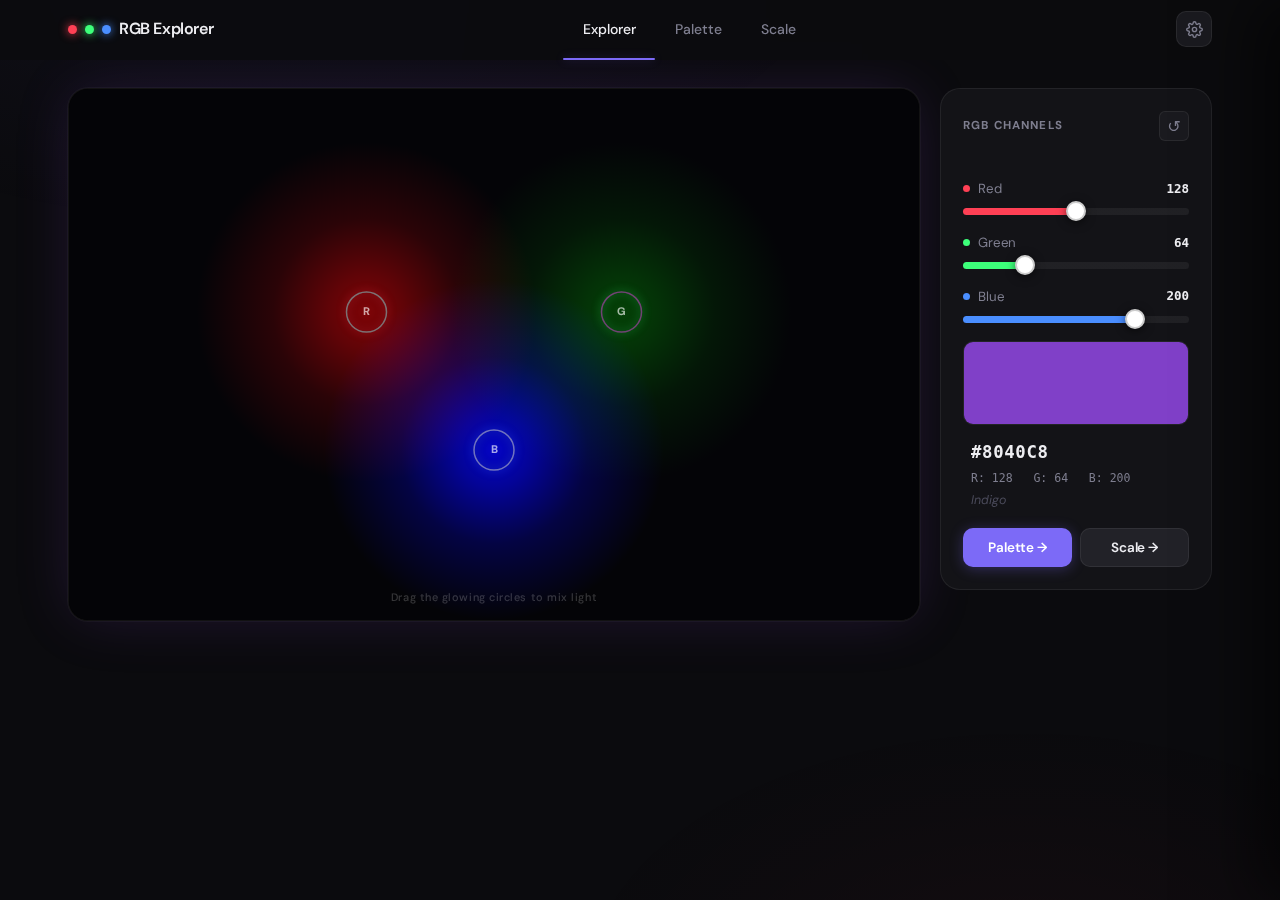
<file: color-wheel/index.html>
<!DOCTYPE html>
<html lang="en">
<head>
  <meta charset="UTF-8" />
  <meta name="viewport" content="width=device-width, initial-scale=1.0" />
  <title>RGB Color Explorer</title>
  <link rel="preconnect" href="https://fonts.googleapis.com" />
  <link rel="preconnect" href="https://fonts.gstatic.com" crossorigin />
  <link href="https://fonts.googleapis.com/css2?family=DM+Sans:ital,opsz,wght@0,9..40,300;0,9..40,400;0,9..40,500;0,9..40,600;1,9..40,300&display=swap" rel="stylesheet" />
  <link rel="stylesheet" href="style.css" />
</head>
<body>

  <!-- Header -->
  <header class="app-header">
    <div class="header-inner">
      <div class="logo">
        <span class="logo-dot r"></span>
        <span class="logo-dot g"></span>
        <span class="logo-dot b"></span>
        <h1>RGB Explorer</h1>
      </div>
      <nav class="tabs" role="tablist">
        <button class="tab active" data-tab="explorer" role="tab" aria-selected="true">Explorer</button>
        <button class="tab"        data-tab="palette"  role="tab" aria-selected="false">Palette</button>
        <button class="tab"        data-tab="custom"   role="tab" aria-selected="false">Scale</button>
      </nav>
      <button id="open-settings" class="settings-btn" title="Accessibility Settings" aria-label="Open accessibility settings">
        <svg width="17" height="17" viewBox="0 0 24 24" fill="none" stroke="currentColor" stroke-width="2" stroke-linecap="round" stroke-linejoin="round">
          <circle cx="12" cy="12" r="3"/>
          <path d="M19.4 15a1.65 1.65 0 0 0 .33 1.82l.06.06a2 2 0 0 1 0 2.83 2 2 0 0 1-2.83 0l-.06-.06a1.65 1.65 0 0 0-1.82-.33 1.65 1.65 0 0 0-1 1.51V21a2 2 0 0 1-4 0v-.09A1.65 1.65 0 0 0 9 19.4a1.65 1.65 0 0 0-1.82.33l-.06.06a2 2 0 0 1-2.83-2.83l.06-.06A1.65 1.65 0 0 0 4.68 15a1.65 1.65 0 0 0-1.51-1H3a2 2 0 0 1 0-4h.09A1.65 1.65 0 0 0 4.6 9a1.65 1.65 0 0 0-.33-1.82l-.06-.06a2 2 0 0 1 2.83-2.83l.06.06A1.65 1.65 0 0 0 9 4.68a1.65 1.65 0 0 0 1-1.51V3a2 2 0 0 1 4 0v.09a1.65 1.65 0 0 0 1 1.51 1.65 1.65 0 0 0 1.82-.33l.06-.06a2 2 0 0 1 2.83 2.83l-.06.06A1.65 1.65 0 0 0 19.4 9a1.65 1.65 0 0 0 1.51 1H21a2 2 0 0 1 0 4h-.09a1.65 1.65 0 0 0-1.51 1z"/>
        </svg>
      </button>
    </div>
    <div class="tab-indicator-track"><div class="tab-indicator" id="tab-indicator"></div></div>
  </header>

  <main class="app-main">

    <!-- ══════════════════════════════════════
         EXPLORER TAB
    ══════════════════════════════════════ -->
    <section id="explorer" class="tab-panel active" role="tabpanel">
      <div class="explorer-layout">

        <!-- Canvas -->
        <div class="canvas-wrap" id="canvas-wrap">
          <canvas id="spotlight-canvas"></canvas>
          <p class="canvas-hint">Drag the glowing circles to mix light</p>
        </div>

        <!-- Sidebar -->
        <aside class="explorer-controls card">

          <div class="card-header">
            <span class="card-label">RGB Channels</span>
            <button id="reset-btn" class="icon-btn" title="Reset positions">↺</button>
          </div>

          <div class="slider-group">
            <div class="slider-label">
              <span class="channel-pip" style="background:#ff4055"></span>
              <span class="channel-name">Red</span>
              <span class="slider-val" id="r-val">128</span>
            </div>
            <input type="range" id="r-slider" class="slider slider-r" min="0" max="255" value="128" />
          </div>

          <div class="slider-group">
            <div class="slider-label">
              <span class="channel-pip" style="background:#3dff7a"></span>
              <span class="channel-name">Green</span>
              <span class="slider-val" id="g-val">128</span>
            </div>
            <input type="range" id="g-slider" class="slider slider-g" min="0" max="255" value="128" />
          </div>

          <div class="slider-group">
            <div class="slider-label">
              <span class="channel-pip" style="background:#4a8eff"></span>
              <span class="channel-name">Blue</span>
              <span class="slider-val" id="b-val">128</span>
            </div>
            <input type="range" id="b-slider" class="slider slider-b" min="0" max="255" value="128" />
          </div>

          <!-- Output -->
          <div class="color-output">
            <div class="swatch-wrap">
              <div id="color-swatch" class="color-swatch"></div>
            </div>
            <div class="color-meta">
              <button id="hex-display" class="hex-code" title="Click to copy">#808080</button>
              <div id="rgb-display" class="rgb-values">R: 128 &nbsp; G: 128 &nbsp; B: 128</div>
              <div id="color-name" class="color-name">Gray</div>
            </div>
          </div>

          <div class="btn-row">
            <button id="send-to-palette" class="cta-btn">Palette →</button>
            <button id="send-to-scale"   class="cta-btn secondary">Scale →</button>
          </div>

        </aside>
      </div>
    </section>

    <!-- ══════════════════════════════════════
         PALETTE TAB
    ══════════════════════════════════════ -->
    <section id="palette" class="tab-panel" role="tabpanel">
      <div class="palette-layout">

        <!-- Left controls -->
        <div class="palette-controls card">
          <div class="card-header"><span class="card-label">Palette Generator</span></div>

          <div class="control-group">
            <label class="control-label">Base Color</label>
            <div class="base-color-row">
              <input type="color" id="color-picker" value="#8040ff" />
              <input type="text"  id="hex-input" class="hex-text-input" value="#8040FF" maxlength="7" spellcheck="false" />
            </div>
          </div>

          <div class="control-group">
            <label class="control-label">Harmony</label>
            <div class="harmony-grid">
              <button class="harmony-btn active" data-harmony="complementary">Complementary</button>
              <button class="harmony-btn"        data-harmony="analogous">Analogous</button>
              <button class="harmony-btn"        data-harmony="triadic">Triadic</button>
              <button class="harmony-btn"        data-harmony="split-complementary">Split-Comp</button>
            </div>
          </div>

          <button id="randomize-btn" class="ghost-btn full-width">⚄ Randomize</button>

          <div class="wheel-section">
            <label class="control-label">Color Wheel</label>
            <div class="wheel-wrap">
              <canvas id="wheel-canvas" width="180" height="180"></canvas>
            </div>
          </div>
        </div>

        <!-- Right content -->
        <div class="palette-right">
          <div class="swatches-section card">
            <div class="card-header"><span class="card-label">Generated Palette</span></div>
            <div id="palette-swatches" class="swatches-grid"></div>
          </div>

          <div class="preview-section card">
            <div class="card-header"><span class="card-label">UI Preview</span></div>
            <div id="ui-preview" class="ui-preview">
              <div class="preview-header" id="preview-header">
                <span class="preview-logo" id="preview-logo">◉ Studio</span>
                <button class="preview-nav-btn" id="preview-nav-btn">Menu</button>
              </div>
              <div class="preview-body" id="preview-body">
                <h3 class="preview-heading" id="preview-heading">Beautiful Color Palette</h3>
                <p class="preview-text" id="preview-text">Your generated palette applied to a real UI. Typography, buttons, and backgrounds all pulling from the same color story.</p>
                <div class="preview-actions">
                  <button class="preview-btn primary"   id="preview-btn-primary">Get Started</button>
                  <button class="preview-btn secondary" id="preview-btn-secondary">Learn More</button>
                </div>
              </div>
              <div class="preview-footer" id="preview-footer">
                <span id="preview-tag" class="preview-tag">Colors by RGB Explorer</span>
              </div>
            </div>
          </div>
        </div>

      </div>
    </section>

    <!-- ══════════════════════════════════════
         CUSTOM SCALE TAB
    ══════════════════════════════════════ -->
    <section id="custom" class="tab-panel" role="tabpanel">
      <div class="custom-layout">

        <!-- Controls -->
        <div class="scale-controls card">
          <div class="card-header"><span class="card-label">Scale Builder</span></div>
          <p class="card-desc">Generate a full tint &amp; shade scale from a single color — like a design token palette.</p>

          <div class="control-group">
            <label class="control-label">Base Color</label>
            <div class="base-color-row">
              <input type="color" id="scale-picker"    value="#8040ff" />
              <input type="text"  id="scale-hex-input" class="hex-text-input" value="#8040FF" maxlength="7" spellcheck="false" />
            </div>
          </div>

          <div class="control-group">
            <label class="control-label">Number of Shades</label>
            <div class="count-btns">
              <button class="count-btn"        data-count="5">5</button>
              <button class="count-btn active" data-count="7">7</button>
              <button class="count-btn"        data-count="9">9</button>
              <button class="count-btn"        data-count="11">11</button>
            </div>
          </div>

          <button id="use-explorer-color" class="ghost-btn full-width">← Use Explorer Color</button>

          <button id="generate-scale-btn" class="cta-btn">Generate Scale</button>
        </div>

        <!-- Results -->
        <div class="scale-results">
          <div class="scale-results-header">
            <span class="card-label">Your Palette</span>
            <button id="export-css-btn" class="ghost-btn">&#60;/&#62; Export CSS</button>
          </div>

          <div id="scale-swatches" class="scale-strip"></div>

          <div id="css-export-box" class="css-export-box" hidden>
            <div class="export-toolbar">
              <span class="export-label">CSS Variables</span>
              <button id="copy-css-btn" class="ghost-btn small">Copy All</button>
            </div>
            <pre id="css-export-code" class="css-code"></pre>
          </div>
        </div>

      </div>
    </section>

  </main>

  <!-- Settings overlay (backdrop) -->
  <div id="settings-overlay" class="settings-overlay" aria-hidden="true"></div>

  <!-- Settings drawer -->
  <aside id="settings-drawer" class="settings-drawer" role="dialog" aria-modal="true" aria-label="Accessibility Settings" hidden>
    <div class="settings-hd">
      <span class="settings-title">Accessibility</span>
      <button id="close-settings" class="icon-btn" aria-label="Close settings">✕</button>
    </div>

    <div class="settings-body">

      <section class="settings-section">
        <div class="settings-section-title">Color Vision</div>
        <p class="settings-section-desc">Simulate how palettes appear to people with different types of color vision. Applies a filter to the entire content area.</p>
        <div class="vision-grid" id="vision-grid" role="radiogroup" aria-label="Vision type"></div>
      </section>

      <div class="settings-sep"></div>

      <section class="settings-section">
        <div class="settings-section-title">Display</div>
        <div class="toggle-row">
          <div class="toggle-info">
            <div class="toggle-name">Reduced Motion</div>
            <div class="toggle-desc">Disables animations &amp; transitions</div>
          </div>
          <button class="toggle-btn" id="toggle-motion" role="switch" aria-checked="false" aria-label="Toggle reduced motion">
            <span class="toggle-thumb"></span>
          </button>
        </div>
        <div class="toggle-row">
          <div class="toggle-info">
            <div class="toggle-name">High Contrast</div>
            <div class="toggle-desc">Increases border and text contrast</div>
          </div>
          <button class="toggle-btn" id="toggle-contrast" role="switch" aria-checked="false" aria-label="Toggle high contrast">
            <span class="toggle-thumb"></span>
          </button>
        </div>
      </section>

    </div>
  </aside>

  <!-- Active vision mode badge -->
  <div id="vision-badge" class="vision-mode-badge" aria-live="polite"></div>

  <!-- Colorblindness simulation SVG filters -->
  <svg id="cb-filters" aria-hidden="true" style="position:absolute;width:0;height:0;overflow:hidden;pointer-events:none">
    <defs>
      <filter id="cb-protanopia" color-interpolation-filters="linearRGB">
        <feColorMatrix type="matrix" values="0.567 0.433 0 0 0  0.558 0.442 0 0 0  0 0.242 0.758 0 0  0 0 0 1 0"/>
      </filter>
      <filter id="cb-deuteranopia" color-interpolation-filters="linearRGB">
        <feColorMatrix type="matrix" values="0.625 0.375 0 0 0  0.7 0.3 0 0 0  0 0.3 0.7 0 0  0 0 0 1 0"/>
      </filter>
      <filter id="cb-tritanopia" color-interpolation-filters="linearRGB">
        <feColorMatrix type="matrix" values="0.95 0.05 0 0 0  0 0.433 0.567 0 0  0 0.475 0.525 0 0  0 0 0 1 0"/>
      </filter>
      <filter id="cb-protanomaly" color-interpolation-filters="linearRGB">
        <feColorMatrix type="matrix" values="0.817 0.183 0 0 0  0.333 0.667 0 0 0  0 0.125 0.875 0 0  0 0 0 1 0"/>
      </filter>
      <filter id="cb-deuteranomaly" color-interpolation-filters="linearRGB">
        <feColorMatrix type="matrix" values="0.8 0.2 0 0 0  0.258 0.742 0 0 0  0 0.142 0.858 0 0  0 0 0 1 0"/>
      </filter>
      <filter id="cb-tritanomaly" color-interpolation-filters="linearRGB">
        <feColorMatrix type="matrix" values="0.967 0.033 0 0 0  0 0.733 0.267 0 0  0 0.183 0.817 0 0  0 0 0 1 0"/>
      </filter>
      <filter id="cb-achromatopsia" color-interpolation-filters="linearRGB">
        <feColorMatrix type="matrix" values="0.299 0.587 0.114 0 0  0.299 0.587 0.114 0 0  0.299 0.587 0.114 0 0  0 0 0 1 0"/>
      </filter>
      <filter id="cb-achromatomaly" color-interpolation-filters="linearRGB">
        <feColorMatrix type="matrix" values="0.618 0.32 0.062 0 0  0.163 0.775 0.062 0 0  0.163 0.32 0.516 0 0  0 0 0 1 0"/>
      </filter>
    </defs>
  </svg>

  <div id="toast" class="toast" role="alert" aria-live="polite"></div>

  <script src="script.js"></script>
</body>
</html>
</file>
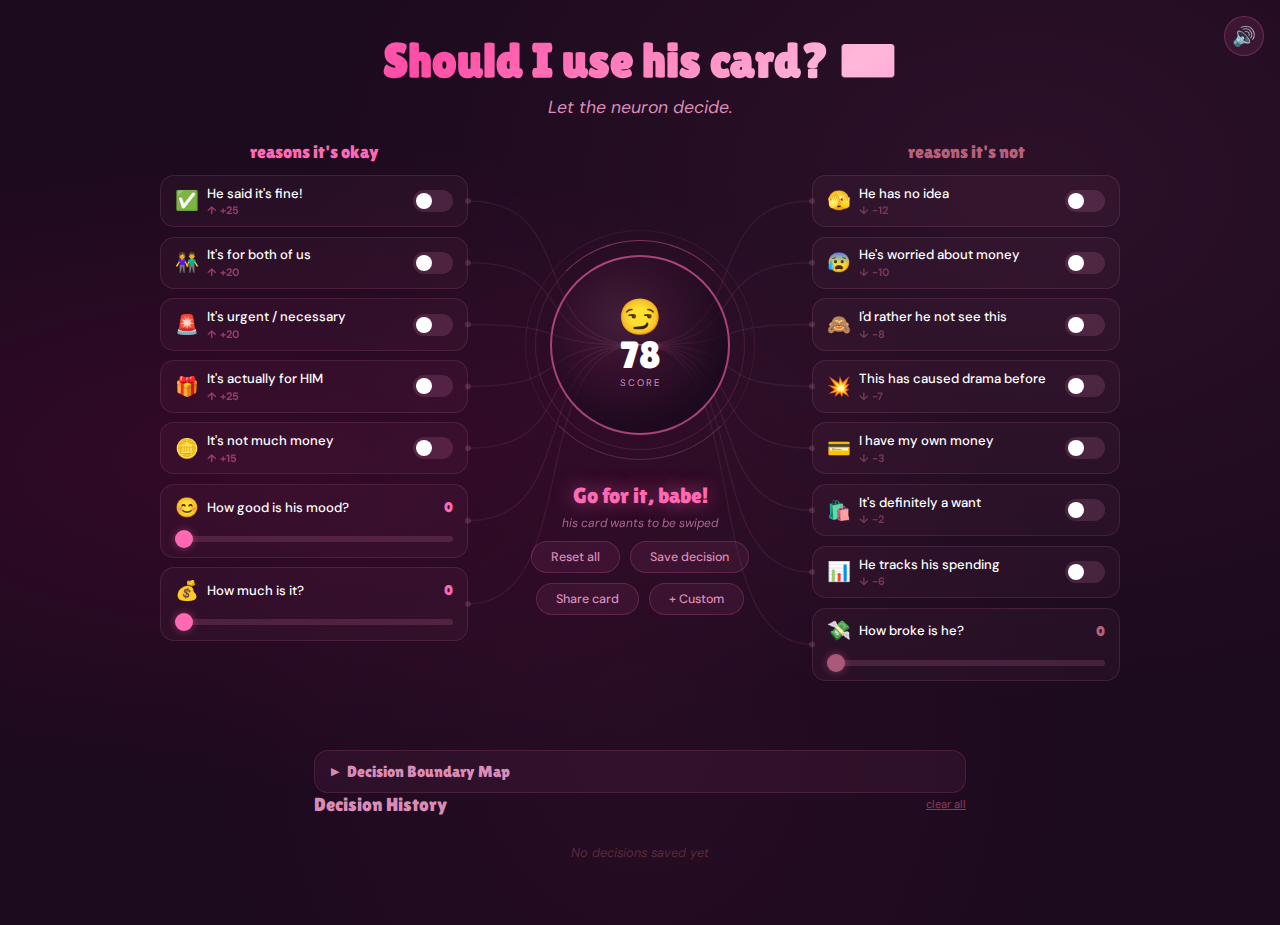
<file: decision-neuron/index.html>
<!DOCTYPE html>
<html lang="en">
<head>
  <meta charset="UTF-8">
  <meta name="viewport" content="width=device-width, initial-scale=1.0">
  <title>Decision Neuron: Should I use his card? 💳</title>
  <link href="https://fonts.googleapis.com/css2?family=Lilita+One&family=DM+Sans:wght@400;500;700&display=swap" rel="stylesheet">
  <link rel="stylesheet" href="decision-neuron.css">
</head>
<body>
  <canvas id="confetti-canvas"></canvas>
  <button class="sound-toggle" id="sound-toggle" title="Toggle sound">🔊</button>

  <header>
    <h1>Should I use his card? 💳</h1>
    <p class="subtitle">Let the neuron decide.</p>
  </header>

  <div class="neuron-layout" id="neuron-layout">
    <svg class="lines-svg" id="lines-svg"></svg>

    <div class="factor-column left" id="yes-column">
      <div class="column-title yes">reasons it's okay</div>
    </div>

    <div class="center-neuron" id="center-neuron">
      <div class="neuron-orb-wrapper" id="orb-wrapper">
        <div class="neuron-ring"></div>
        <div class="neuron-ring-2"></div>
        <div class="neuron-orb zone-4" id="neuron-orb">
          <div class="orb-face" id="orb-face">😏</div>
          <div class="neuron-score" id="neuron-score">78</div>
          <div class="neuron-label">score</div>
        </div>
      </div>
      <div class="combo-banner" id="combo-banner"></div>
      <div class="verdict zone-4" id="verdict">Go for it, babe!</div>
      <div class="easter-egg" id="easter-egg"></div>
      <div class="btn-row">
        <button class="btn" id="reset-btn">Reset all</button>
        <button class="btn" id="save-btn">Save decision</button>
        <button class="btn" id="share-btn">Share card</button>
        <button class="btn" id="custom-btn">+ Custom</button>
      </div>
    </div>

    <div class="factor-column right" id="no-column">
      <div class="column-title no">reasons it's not</div>
    </div>
  </div>

  <!-- Decision Boundary Visualizer -->
  <div class="boundary-section" id="boundary-section">
    <button class="boundary-toggle" id="boundary-toggle">
      <span class="boundary-toggle-icon" id="boundary-toggle-icon">&#9654;</span>
      Decision Boundary Map
    </button>
    <div class="boundary-content" id="boundary-content">
      <div class="boundary-controls">
        <div class="axis-selector">
          <label class="axis-label">X Axis</label>
          <select id="boundary-x-axis" class="boundary-select"></select>
        </div>
        <div class="axis-selector">
          <label class="axis-label">Y Axis</label>
          <select id="boundary-y-axis" class="boundary-select"></select>
        </div>
      </div>
      <div class="boundary-canvas-wrapper" id="boundary-canvas-wrapper">
        <div class="boundary-y-label" id="boundary-y-label"></div>
        <canvas id="boundary-canvas"></canvas>
        <div class="boundary-x-label" id="boundary-x-label"></div>
      </div>
    </div>
  </div>

  <!-- History -->
  <div class="history-section" id="history-section">
    <div class="history-title">
      Decision History
      <button class="history-clear" id="history-clear">clear all</button>
    </div>
    <div class="history-list" id="history-list"></div>
  </div>

  <!-- Custom Factor Modal -->
  <div class="modal-overlay" id="custom-modal">
    <div class="modal">
      <h2>Add Custom Factor</h2>
      <label>Emoji</label>
      <input type="text" id="custom-emoji" placeholder="🌟" maxlength="2">
      <label>Label</label>
      <input type="text" id="custom-label" placeholder="My custom reason...">
      <label>Weight (1-30)</label>
      <input type="number" id="custom-weight" min="1" max="30" value="10">
      <label>Type</label>
      <div class="modal-type-row">
        <button class="modal-type-btn selected" data-type="yes" id="type-yes">Yes Factor</button>
        <button class="modal-type-btn" data-type="no" id="type-no">No Factor</button>
      </div>
      <div class="modal-btns">
        <button class="btn" id="modal-cancel">Cancel</button>
        <button class="btn primary" id="modal-add">Add Factor</button>
      </div>
    </div>
  </div>

  <!-- Share Card Modal -->
  <div class="share-card-overlay" id="share-overlay">
    <div class="share-card" id="share-card">
      <h2>Decision Neuron Results 💳</h2>
      <div class="share-score" id="share-score">78</div>
      <div class="share-verdict" id="share-verdict">Go for it, babe!</div>
      <div class="share-factors" id="share-factors"></div>
      <div class="share-brand">decision-neuron.app</div>
      <button class="btn share-close" id="share-close">Close</button>
    </div>
  </div>

  <script src="decision-neuron.js"></script>
</body>
</html>
</file>
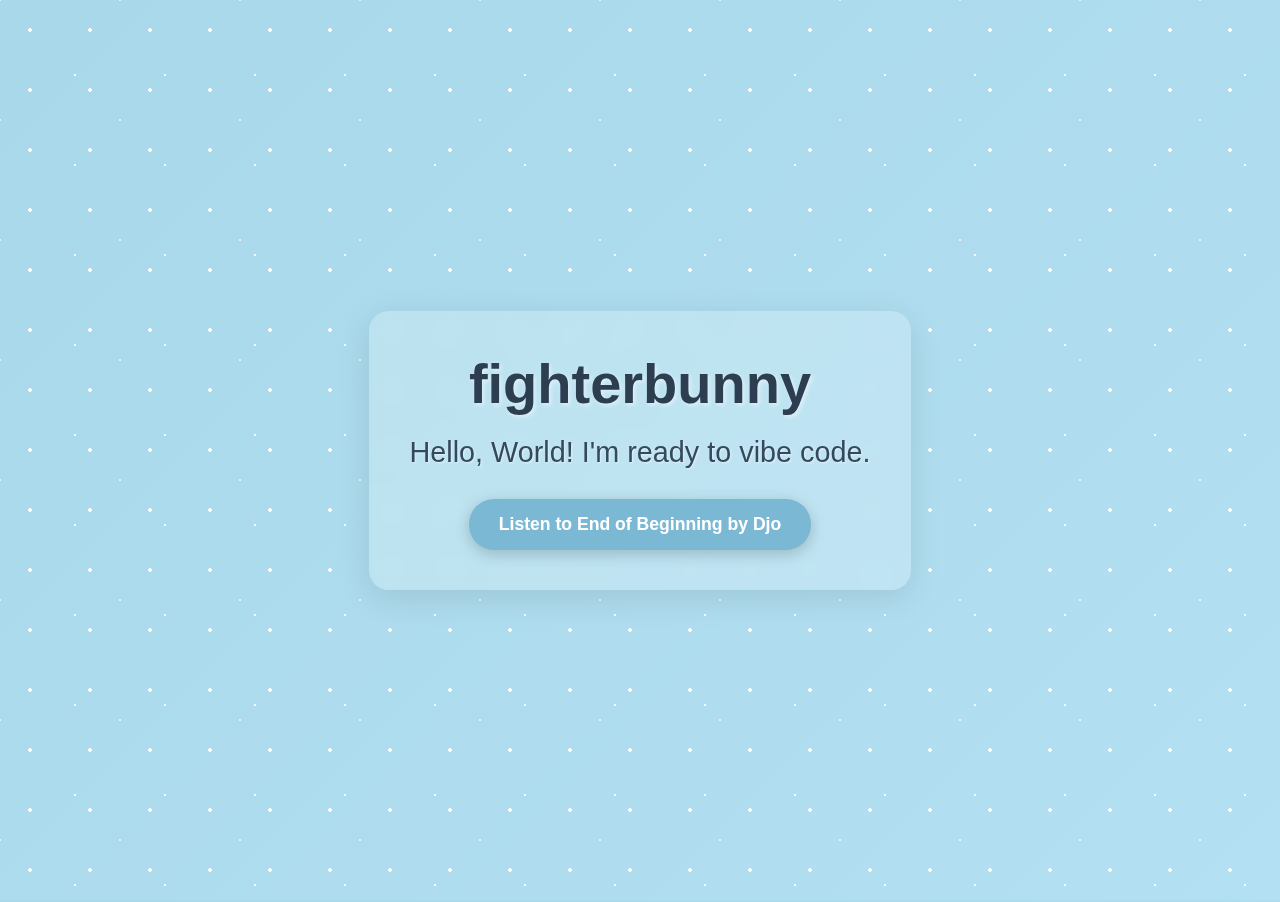
<file: hello-world/index.html>
<!DOCTYPE html>
<html lang="en">
<head>
    <meta charset="UTF-8">
    <meta name="viewport" content="width=device-width, initial-scale=1.0">
    <title>fighterbunny</title>
    <style>
        body {
            margin: 0;
            padding: 0;
            min-height: 100vh;
            display: flex;
            flex-direction: column;
            justify-content: center;
            align-items: center;
            background: linear-gradient(135deg, #a8d8ea 0%, #b3e0f2 100%);
            font-family: 'Segoe UI', Tahoma, Geneva, Verdana, sans-serif;
            position: relative;
            overflow: hidden;
        }

        body::before {
            content: '';
            position: absolute;
            top: 0;
            left: 0;
            right: 0;
            bottom: 0;
            background-image:
                radial-gradient(circle, rgba(255, 255, 255, 1) 2px, transparent 2px),
                radial-gradient(circle, rgba(255, 255, 255, 0.9) 1.5px, transparent 1.5px),
                radial-gradient(circle, rgba(255, 255, 255, 0.7) 1px, transparent 1px);
            background-size: 60px 60px, 90px 90px, 120px 120px;
            background-position: 0 0, 30px 30px, 60px 60px;
            animation: sparkle 2s linear infinite;
            pointer-events: none;
        }

        @keyframes sparkle {
            0%, 100% {
                opacity: 0.8;
                transform: scale(1);
            }
            50% {
                opacity: 1;
                transform: scale(1.1);
            }
        }

        .content {
            text-align: center;
            z-index: 1;
            padding: 40px;
            background: rgba(255, 255, 255, 0.2);
            border-radius: 20px;
            backdrop-filter: blur(10px);
            box-shadow: 0 8px 32px rgba(0, 0, 0, 0.1);
        }

        h1 {
            font-size: 3.5em;
            color: #2c3e50;
            margin: 0 0 20px 0;
            text-shadow: 2px 2px 4px rgba(255, 255, 255, 0.5);
        }

        p {
            font-size: 1.8em;
            color: #34495e;
            margin: 0;
            text-shadow: 1px 1px 2px rgba(255, 255, 255, 0.5);
        }

        .glitter {
            position: absolute;
            width: 8px;
            height: 8px;
            background: radial-gradient(circle, white, rgba(255, 255, 255, 0.5));
            border-radius: 50%;
            animation: float 4s ease-in-out infinite;
            opacity: 0;
            box-shadow:
                0 0 10px rgba(255, 255, 255, 0.8),
                0 0 20px rgba(255, 255, 255, 0.6),
                0 0 30px rgba(255, 255, 255, 0.4);
        }

        @keyframes float {
            0%, 100% {
                transform: translateY(0) translateX(0) rotate(0deg);
                opacity: 0;
            }
            25% {
                opacity: 1;
            }
            50% {
                transform: translateY(-120px) translateX(60px) rotate(180deg);
                opacity: 1;
            }
            75% {
                opacity: 1;
            }
        }

        .music-button {
            margin-top: 30px;
            padding: 15px 30px;
            background: #7ab8d4;
            color: white;
            border: none;
            border-radius: 25px;
            font-size: 1.1em;
            font-weight: 600;
            cursor: pointer;
            text-decoration: none;
            display: inline-block;
            transition: all 0.3s ease;
            box-shadow: 0 4px 16px rgba(0, 0, 0, 0.2);
        }

        .music-button:hover {
            background: #5a9ab8;
            transform: translateY(-2px);
            box-shadow: 0 6px 20px rgba(0, 0, 0, 0.3);
        }
    </style>
</head>
<body>
    <div class="content">
        <h1>fighterbunny</h1>
        <p>Hello, World! I'm ready to vibe code.</p>
        <a href="https://open.spotify.com/track/0mZq3zQDicDQLdXtYESx0d" target="_blank" class="music-button">
            Listen to End of Beginning by Djo
        </a>
    </div>


    <script>
        // Create floating glitter particles
        function createGlitter() {
            const glitter = document.createElement('div');
            glitter.className = 'glitter';
            glitter.style.left = Math.random() * 100 + '%';
            glitter.style.top = Math.random() * 100 + '%';
            glitter.style.animationDelay = Math.random() * 4 + 's';
            glitter.style.animationDuration = (Math.random() * 3 + 3) + 's';
            document.body.appendChild(glitter);

            setTimeout(() => {
                glitter.remove();
            }, 7000);
        }

        // Generate glitter particles periodically
        setInterval(createGlitter, 100);

        // Create initial particles
        for (let i = 0; i < 40; i++) {
            setTimeout(createGlitter, i * 50);
        }
    </script>
</body>
</html>
</file>
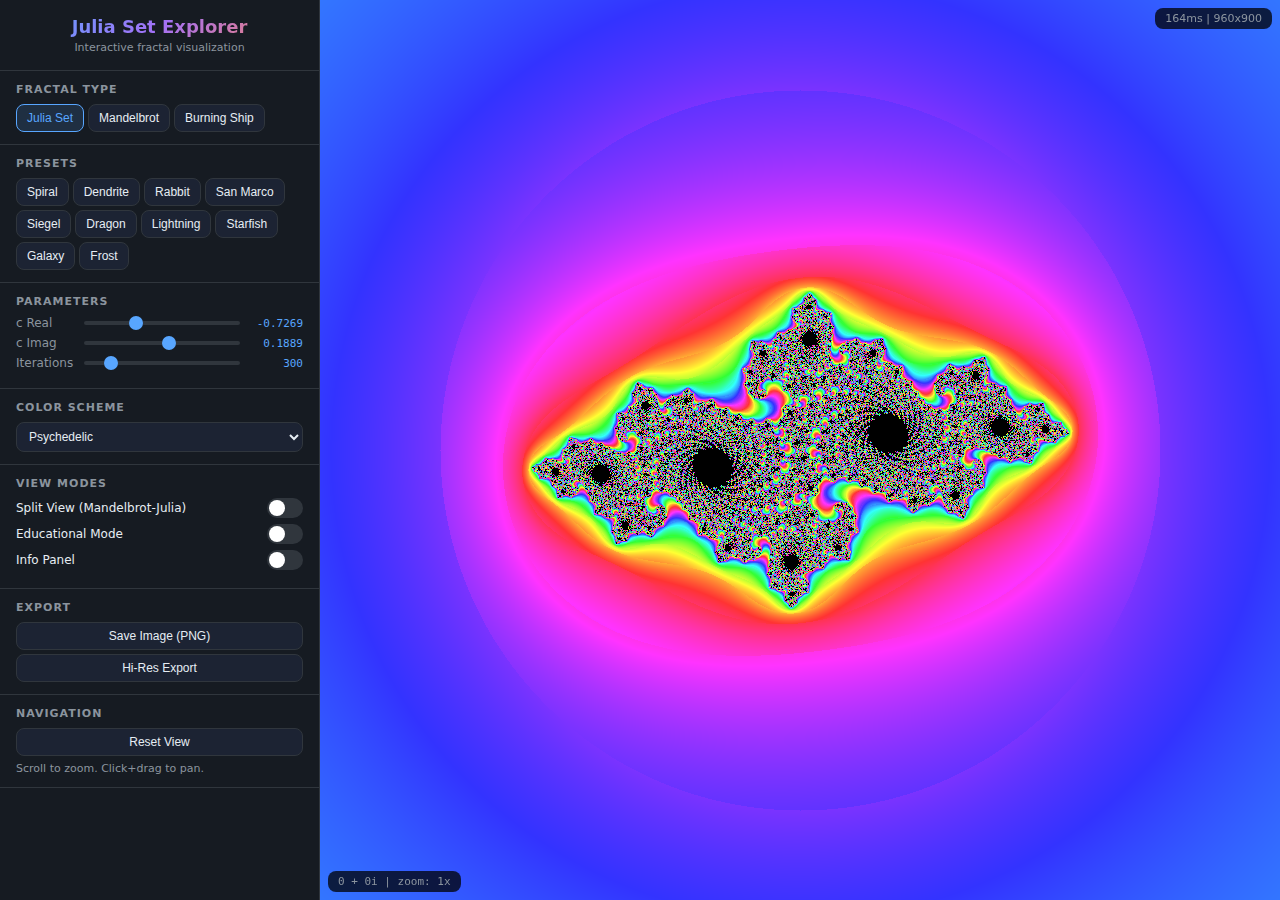
<file: julia-sets/index.html>
<!DOCTYPE html>
<html lang="en">
<head>
<meta charset="UTF-8">
<meta name="viewport" content="width=device-width, initial-scale=1.0">
<title>Julia Set Explorer</title>
<link rel="stylesheet" href="julia-set.css">
</head>
<body>

<div id="sidebar">
  <div class="sidebar-header">
    <h1>Julia Set Explorer</h1>
    <p>Interactive fractal visualization</p>
  </div>

  <div class="section">
    <div class="section-title">Fractal Type</div>
    <div class="btn-group">
      <button class="btn active" data-type="julia">Julia Set</button>
      <button class="btn" data-type="mandelbrot">Mandelbrot</button>
      <button class="btn" data-type="burningship">Burning Ship</button>
    </div>
  </div>

  <div class="section" id="presetsSection">
    <div class="section-title">Presets</div>
    <div class="btn-group" id="presets"></div>
  </div>

  <div class="section" id="paramSection">
    <div class="section-title">Parameters</div>
    <div class="slider-row">
      <label>c Real</label>
      <input type="range" id="cReal" min="-2" max="2" step="0.001" value="-0.7269">
      <span class="val" id="cRealVal">-0.7269</span>
    </div>
    <div class="slider-row">
      <label>c Imag</label>
      <input type="range" id="cImag" min="-2" max="2" step="0.001" value="0.1889">
      <span class="val" id="cImagVal">0.1889</span>
    </div>
    <div class="slider-row">
      <label>Iterations</label>
      <input type="range" id="maxIter" min="20" max="2000" step="10" value="300">
      <span class="val" id="maxIterVal">300</span>
    </div>
  </div>

  <div class="section">
    <div class="section-title">Color Scheme</div>
    <select id="colorScheme">
      <option value="classic">Classic Blue</option>
      <option value="fire">Fire</option>
      <option value="ocean">Ocean</option>
      <option value="psychedelic" selected>Psychedelic</option>
      <option value="neon">Neon</option>
      <option value="sunset">Sunset</option>
      <option value="grayscale">Grayscale</option>
      <option value="ice">Ice Crystal</option>
      <option value="custom">Custom Gradient</option>
    </select>
    <div class="gradient-editor" id="gradientEditor" style="display:none">
      <div class="gradient-preview" id="gradientPreview"></div>
      <div class="stop-controls">
        <input type="color" id="stopColor" value="#ff0000">
        <input type="range" id="stopPos" min="0" max="100" value="50" style="flex:1;height:4px">
        <button class="btn" id="addStop">+</button>
        <button class="btn danger" id="removeStop">-</button>
      </div>
    </div>
  </div>


  <div class="section">
    <div class="section-title">View Modes</div>
    <div class="toggle-row">
      <label>Split View (Mandelbrot-Julia)</label>
      <div class="toggle" id="splitToggle"></div>
    </div>
    <div class="toggle-row">
      <label>Educational Mode</label>
      <div class="toggle" id="eduToggle"></div>
    </div>
    <div class="toggle-row">
      <label>Info Panel</label>
      <div class="toggle" id="infoToggle"></div>
    </div>
  </div>

  <div class="section">
    <div class="section-title">Export</div>
    <button class="btn full" id="saveBtn">Save Image (PNG)</button>
    <button class="btn full" id="hiresBtn" style="margin-top:4px">Hi-Res Export</button>
  </div>

  <div class="section">
    <div class="section-title">Navigation</div>
    <button class="btn full" id="resetView">Reset View</button>
    <p style="font-size:11px;color:var(--text-dim);margin-top:6px">Scroll to zoom. Click+drag to pan.</p>
  </div>
</div>

<div id="main">
  <div id="canvasWrap">
    <canvas id="fractalCanvas"></canvas>
    <canvas id="overlayCanvas"></canvas>
    <div id="coords">0 + 0i | zoom: 1x</div>
    <div id="renderTime"></div>
  </div>
  <div id="splitWrap">
    <div style="position:relative;flex:1;display:flex">
      <canvas id="mandelbrotCanvas" style="flex:1"></canvas>
      <span class="split-label" style="left:8px">Mandelbrot — click to select c</span>
    </div>
    <div style="position:relative;flex:1;display:flex;border-left:1px solid var(--border)">
      <canvas id="juliaCanvas" style="flex:1"></canvas>
      <span class="split-label" style="left:8px" id="splitJuliaLabel">Julia Set</span>
    </div>
  </div>
  <div class="orbit-panel" id="orbitPanel">
    <h4>Orbit Visualizer</h4>
    <p id="orbitInfo"></p>
    <table id="orbitTable"></table>
  </div>
  <div id="infoPanel">
    <h3 id="infoTitle">Julia Set</h3>
    <p id="infoText"></p>
  </div>
</div>

<div class="hires-modal" id="hiresModal">
  <div class="hires-content">
    <h3>High-Resolution Export</h3>
    <div class="slider-row">
      <label>Scale</label>
      <select id="hiresScale">
        <option value="2">2x</option>
        <option value="4">4x</option>
      </select>
    </div>
    <p id="hiresInfo" style="font-size:12px;color:var(--text-dim);margin-top:8px"></p>
    <div class="progress-bar" id="hiresProgress"><div class="fill" id="hiresFill"></div></div>
    <button class="btn accent full" id="hiresRender">Render & Download</button>
    <button class="btn full" id="hiresClose" style="margin-top:4px">Cancel</button>
  </div>
</div>

<script src="julia-set.js"></script>
</body>
</html>
</file>
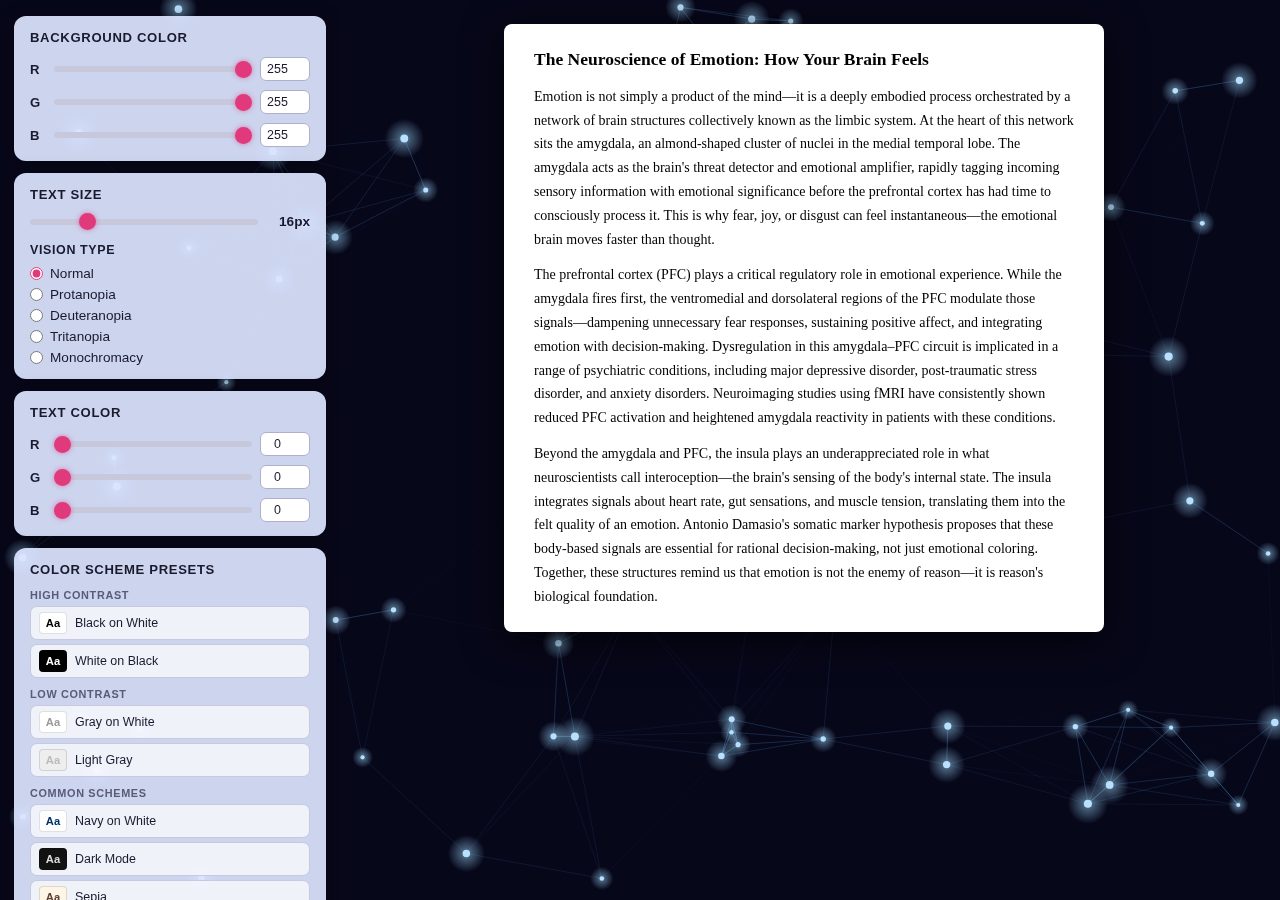
<file: readable/index.html>
<!DOCTYPE html>
<html lang="en">
<head>
  <meta charset="UTF-8" />
  <meta name="viewport" content="width=device-width, initial-scale=1.0" />
  <title>Emotion in Neuroscience — Accessibility Viewer</title>
  <link rel="stylesheet" href="styles.css" />
</head>
<body>

<!-- Neuron background canvas -->
<canvas id="neuron-bg"></canvas>

<!-- Hidden SVG color-blindness filters -->
<svg xmlns="http://www.w3.org/2000/svg" style="position:absolute;width:0;height:0;" aria-hidden="true">
  <defs>
    <filter id="protanopia-filter">
      <feColorMatrix type="matrix"
        values="0.567,0.433,0,0,0  0.558,0.442,0,0,0  0,0.242,0.758,0,0  0,0,0,1,0"/>
    </filter>
    <filter id="deuteranopia-filter">
      <feColorMatrix type="matrix"
        values="0.625,0.375,0,0,0  0.700,0.300,0,0,0  0,0.300,0.700,0,0  0,0,0,1,0"/>
    </filter>
    <filter id="tritanopia-filter">
      <feColorMatrix type="matrix"
        values="0.950,0.050,0,0,0  0,0.433,0.567,0,0  0,0.475,0.525,0,0  0,0,0,1,0"/>
    </filter>
  </defs>
</svg>

<div id="app">

  <!-- Left Sidebar: all controls + stats -->
  <aside id="sidebar">

    <!-- Background Color Panel -->
    <div class="panel">
      <h2>Background Color</h2>
      <div class="slider-row">
        <label for="bg-r">R</label>
        <input type="range" id="bg-r" min="0" max="255" value="255" aria-label="Background Red channel" />
        <input type="number" id="bg-r-num" min="0" max="255" value="255" />
      </div>
      <div class="slider-row">
        <label for="bg-g">G</label>
        <input type="range" id="bg-g" min="0" max="255" value="255" aria-label="Background Green channel" />
        <input type="number" id="bg-g-num" min="0" max="255" value="255" />
      </div>
      <div class="slider-row">
        <label for="bg-b">B</label>
        <input type="range" id="bg-b" min="0" max="255" value="255" aria-label="Background Blue channel" />
        <input type="number" id="bg-b-num" min="0" max="255" value="255" />
      </div>
    </div>

    <!-- Text Size + Vision Panel -->
    <div class="panel">
      <h2>Text Size</h2>
      <div id="font-row">
        <input type="range" id="font-slider" min="10" max="36" value="16" step="1" aria-label="Font size" />
        <span id="font-size-label">16px</span>
      </div>

      <fieldset id="vision-section" style="border:none;padding:0;">
        <legend>Vision Type</legend>
        <div class="vision-options">
          <label><input type="radio" name="vision" value="normal" checked /> Normal</label>
          <label><input type="radio" name="vision" value="protanopia" /> Protanopia</label>
          <label><input type="radio" name="vision" value="deuteranopia" /> Deuteranopia</label>
          <label><input type="radio" name="vision" value="tritanopia" /> Tritanopia</label>
          <label><input type="radio" name="vision" value="monochromacy" /> Monochromacy</label>
        </div>
      </fieldset>
    </div>

    <!-- Text Color Panel -->
    <div class="panel">
      <h2>Text Color</h2>
      <div class="slider-row">
        <label for="tx-r">R</label>
        <input type="range" id="tx-r" min="0" max="255" value="0" aria-label="Text Red channel" />
        <input type="number" id="tx-r-num" min="0" max="255" value="0" />
      </div>
      <div class="slider-row">
        <label for="tx-g">G</label>
        <input type="range" id="tx-g" min="0" max="255" value="0" aria-label="Text Green channel" />
        <input type="number" id="tx-g-num" min="0" max="255" value="0" />
      </div>
      <div class="slider-row">
        <label for="tx-b">B</label>
        <input type="range" id="tx-b" min="0" max="255" value="0" aria-label="Text Blue channel" />
        <input type="number" id="tx-b-num" min="0" max="255" value="0" />
      </div>
    </div>

    <!-- Color Scheme Presets -->
    <div class="panel" id="presets-panel">
      <h2>Color Scheme Presets</h2>

      <p class="preset-cat">High Contrast</p>
      <button class="preset-btn" data-bg="255,255,255" data-tx="0,0,0">
        <span class="swatch" style="background:#fff;color:#000">Aa</span>Black on White
      </button>
      <button class="preset-btn" data-bg="0,0,0" data-tx="255,255,255">
        <span class="swatch" style="background:#000;color:#fff">Aa</span>White on Black
      </button>

      <p class="preset-cat">Low Contrast</p>
      <button class="preset-btn" data-bg="255,255,255" data-tx="153,153,153">
        <span class="swatch" style="background:#fff;color:#999">Aa</span>Gray on White
      </button>
      <button class="preset-btn" data-bg="238,238,238" data-tx="187,187,187">
        <span class="swatch" style="background:#eee;color:#bbb">Aa</span>Light Gray
      </button>

      <p class="preset-cat">Common Schemes</p>
      <button class="preset-btn" data-bg="255,255,255" data-tx="0,51,102">
        <span class="swatch" style="background:#fff;color:#003366">Aa</span>Navy on White
      </button>
      <button class="preset-btn" data-bg="18,18,18" data-tx="220,220,220">
        <span class="swatch" style="background:#121212;color:#dcdcdc">Aa</span>Dark Mode
      </button>
      <button class="preset-btn" data-bg="253,245,230" data-tx="92,64,51">
        <span class="swatch" style="background:#fdf5e6;color:#5c4033">Aa</span>Sepia
      </button>

      <p class="preset-cat">Fails WCAG ✗</p>
      <button class="preset-btn" data-bg="255,255,255" data-tx="255,204,0">
        <span class="swatch" style="background:#fff;color:#ffcc00">Aa</span>Yellow on White
      </button>
      <button class="preset-btn" data-bg="255,255,255" data-tx="173,216,230">
        <span class="swatch" style="background:#fff;color:#add8e6">Aa</span>Lt. Blue on White
      </button>
      <button class="preset-btn" data-bg="144,238,144" data-tx="255,0,0">
        <span class="swatch" style="background:#90ee90;color:#ff0000">Aa</span>Red on Green
      </button>
    </div>

    <!-- Stats -->
    <div id="stats" aria-live="polite" role="status">
      <div class="stat-box bg-lum">
        <span class="stat-label">Luminosity (BG)</span>
        <span class="stat-value" id="stat-bg-lum">1.000</span>
      </div>
      <div class="stat-box text-lum">
        <span class="stat-label">Luminosity (Text)</span>
        <span class="stat-value" id="stat-tx-lum">0.000</span>
      </div>
      <div class="stat-box contrast">
        <span class="stat-label">Contrast Ratio</span>
        <span class="stat-value" id="stat-contrast">21.00</span>
      </div>
    </div>

  </aside>

  <!-- Right: Article -->
  <main id="main">
    <article id="article">
      <h1>The Neuroscience of Emotion: How Your Brain Feels</h1>
      <p>Emotion is not simply a product of the mind—it is a deeply embodied process orchestrated by a network of brain structures collectively known as the limbic system. At the heart of this network sits the amygdala, an almond-shaped cluster of nuclei in the medial temporal lobe. The amygdala acts as the brain's threat detector and emotional amplifier, rapidly tagging incoming sensory information with emotional significance before the prefrontal cortex has had time to consciously process it. This is why fear, joy, or disgust can feel instantaneous—the emotional brain moves faster than thought.</p>
      <p>The prefrontal cortex (PFC) plays a critical regulatory role in emotional experience. While the amygdala fires first, the ventromedial and dorsolateral regions of the PFC modulate those signals—dampening unnecessary fear responses, sustaining positive affect, and integrating emotion with decision-making. Dysregulation in this amygdala–PFC circuit is implicated in a range of psychiatric conditions, including major depressive disorder, post-traumatic stress disorder, and anxiety disorders. Neuroimaging studies using fMRI have consistently shown reduced PFC activation and heightened amygdala reactivity in patients with these conditions.</p>
      <p>Beyond the amygdala and PFC, the insula plays an underappreciated role in what neuroscientists call interoception—the brain's sensing of the body's internal state. The insula integrates signals about heart rate, gut sensations, and muscle tension, translating them into the felt quality of an emotion. Antonio Damasio's somatic marker hypothesis proposes that these body-based signals are essential for rational decision-making, not just emotional coloring. Together, these structures remind us that emotion is not the enemy of reason—it is reason's biological foundation.</p>
    </article>
  </main>

</div><!-- /app -->

<script src="script.js"></script>
</body>
</html>
</file>
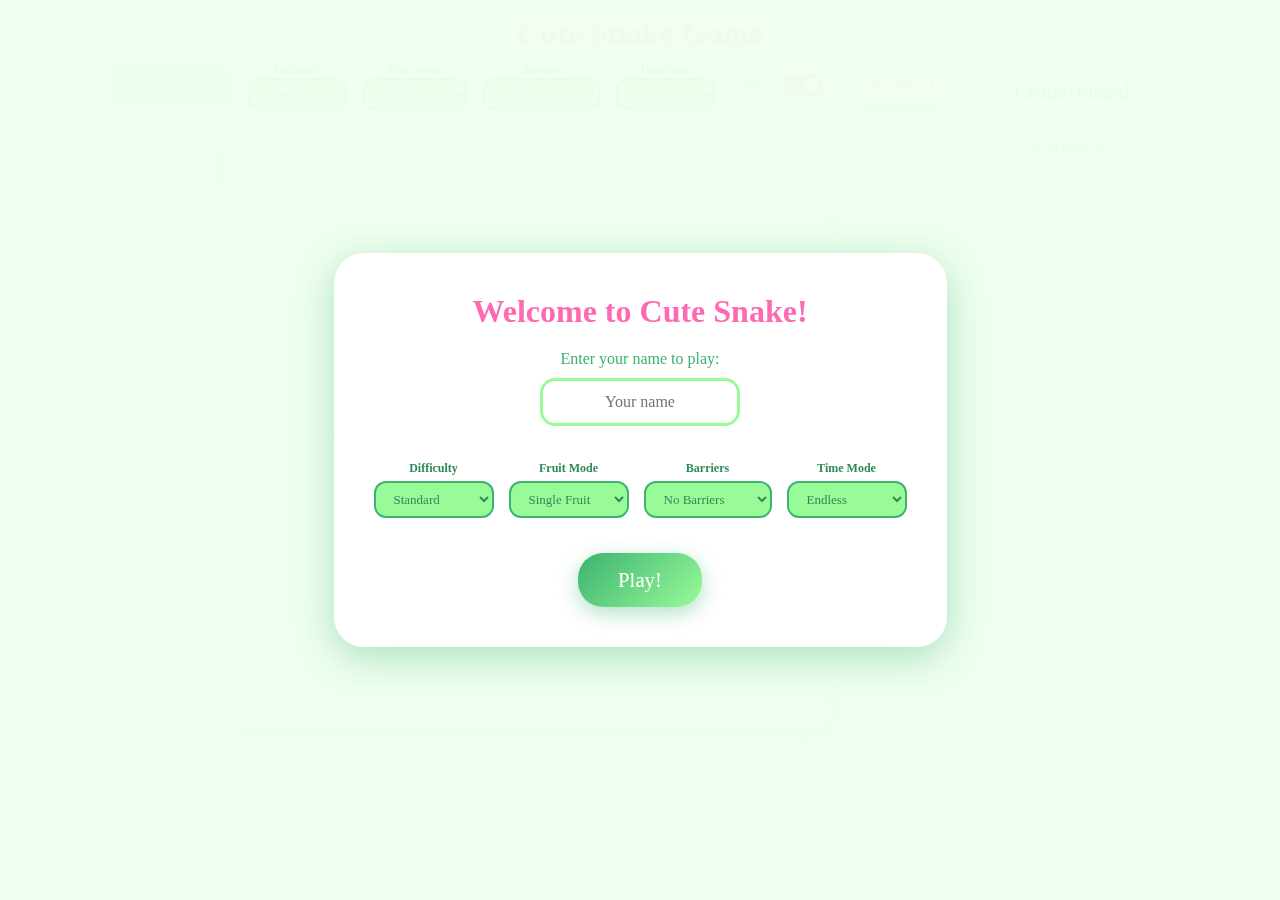
<file: snake/index.html>
<!DOCTYPE html>
<html lang="en">
<head>
    <meta charset="UTF-8">
    <meta name="viewport" content="width=device-width, initial-scale=1.0">
    <title>Cute Snake Game - fighterbunny</title>
    <style>
        * {
            margin: 0;
            padding: 0;
            box-sizing: border-box;
        }

        body {
            background: linear-gradient(135deg, #e8f5e9 0%, #f0fff0 50%, #e8f5e9 100%);
            min-height: 100vh;
            display: flex;
            flex-direction: column;
            align-items: center;
            font-family: 'Comic Sans MS', 'Chalkboard', cursive;
            padding: 15px;
        }

        h1 {
            color: #ff69b4;
            text-shadow: 2px 2px 4px rgba(255, 105, 180, 0.3);
            margin-bottom: 10px;
            font-size: 2em;
        }

        .game-container {
            display: flex;
            gap: 20px;
            align-items: flex-start;
            flex-wrap: wrap;
            justify-content: center;
        }

        .game-panel {
            display: flex;
            flex-direction: column;
            align-items: center;
        }

        .top-bar {
            display: flex;
            gap: 15px;
            align-items: center;
            margin-bottom: 10px;
            flex-wrap: wrap;
            justify-content: center;
        }

        .controls-info {
            background: rgba(144, 238, 144, 0.3);
            border-radius: 15px;
            padding: 8px 12px;
            text-align: center;
            color: #2e8b57;
        }

        .controls-info h3 {
            margin-bottom: 3px;
            color: #3cb371;
            font-size: 12px;
        }

        .controls-info p {
            font-size: 11px;
            margin: 2px 0;
        }

        .score-display {
            font-size: 1.2em;
            color: #ff69b4;
            background: rgba(255, 255, 255, 0.8);
            padding: 8px 16px;
            border-radius: 15px;
            box-shadow: 0 4px 15px rgba(144, 238, 144, 0.3);
            border: 2px solid #98fb98;
        }

        .timer-display {
            font-size: 1.2em;
            color: #3cb371;
            background: rgba(255, 255, 255, 0.8);
            padding: 8px 16px;
            border-radius: 15px;
            box-shadow: 0 4px 15px rgba(144, 238, 144, 0.3);
            border: 2px solid #98fb98;
            display: none;
        }

        .timer-display.show {
            display: block;
        }

        .timer-display.warning {
            color: #ff6b6b;
            border-color: #ff6b6b;
            animation: pulse 0.5s infinite;
        }

        @keyframes pulse {
            0%, 100% { transform: scale(1); }
            50% { transform: scale(1.05); }
        }

        .dropdown-group {
            display: flex;
            flex-direction: column;
            align-items: center;
            gap: 3px;
        }

        .dropdown-group label {
            font-size: 11px;
            color: #2e8b57;
            font-weight: bold;
        }

        .dropdown {
            background: #98fb98;
            border: 2px solid #3cb371;
            padding: 6px 12px;
            border-radius: 12px;
            cursor: pointer;
            font-family: inherit;
            font-size: 12px;
            color: #2e8b57;
            outline: none;
            min-width: 100px;
        }

        .dropdown:focus {
            border-color: #ff69b4;
        }

        .music-toggle {
            display: flex;
            align-items: center;
            gap: 8px;
            background: rgba(255, 255, 255, 0.8);
            padding: 8px 12px;
            border-radius: 15px;
            border: 2px solid #98fb98;
        }

        .music-toggle label {
            font-size: 12px;
            color: #2e8b57;
        }

        .music-switch {
            position: relative;
            width: 40px;
            height: 22px;
        }

        .music-switch input {
            opacity: 0;
            width: 0;
            height: 0;
        }

        .music-slider {
            position: absolute;
            cursor: pointer;
            top: 0;
            left: 0;
            right: 0;
            bottom: 0;
            background-color: #ccc;
            transition: .3s;
            border-radius: 22px;
        }

        .music-slider:before {
            position: absolute;
            content: "";
            height: 16px;
            width: 16px;
            left: 3px;
            bottom: 3px;
            background-color: white;
            transition: .3s;
            border-radius: 50%;
        }

        input:checked + .music-slider {
            background-color: #ff69b4;
        }

        input:checked + .music-slider:before {
            transform: translateX(18px);
        }

        canvas {
            border: 4px solid #98fb98;
            border-radius: 15px;
            box-shadow: 0 8px 30px rgba(144, 238, 144, 0.3);
            background: #fffef5;
            transition: transform 0.1s;
        }

        canvas.shake {
            animation: shake 0.5s;
        }

        @keyframes shake {
            0%, 100% { transform: translateX(0); }
            10%, 30%, 50%, 70%, 90% { transform: translateX(-5px); }
            20%, 40%, 60%, 80% { transform: translateX(5px); }
        }

        .leaderboard {
            background: rgba(255, 255, 255, 0.9);
            border-radius: 20px;
            padding: 15px;
            min-width: 200px;
            box-shadow: 0 8px 30px rgba(144, 238, 144, 0.2);
            border: 3px solid #98fb98;
            max-height: 500px;
            overflow-y: auto;
        }

        .leaderboard h2 {
            color: #3cb371;
            text-align: center;
            margin-bottom: 12px;
            font-size: 1.3em;
        }

        .leaderboard-entry {
            display: flex;
            justify-content: space-between;
            padding: 6px 10px;
            margin: 4px 0;
            background: linear-gradient(90deg, #f0fff0, #e8f5e9);
            border-radius: 10px;
            color: #2e8b57;
            font-size: 13px;
        }

        .leaderboard-entry:first-of-type {
            background: linear-gradient(90deg, #ffd700, #ffec8b);
            color: #b8860b;
            font-weight: bold;
        }

        .leaderboard-entry .rank {
            font-weight: bold;
            margin-right: 8px;
        }

        .leaderboard-entry .name {
            flex: 1;
        }

        .leaderboard-entry .score {
            font-weight: bold;
        }

        .game-over-overlay {
            position: fixed;
            top: 0;
            left: 0;
            width: 100%;
            height: 100%;
            background: rgba(152, 251, 152, 0.9);
            display: none;
            flex-direction: column;
            align-items: center;
            justify-content: center;
            z-index: 100;
        }

        .game-over-overlay.show {
            display: flex;
            animation: fadeIn 0.3s;
        }

        @keyframes fadeIn {
            from { opacity: 0; }
            to { opacity: 1; }
        }

        .game-over-content {
            background: white;
            padding: 40px;
            border-radius: 30px;
            text-align: center;
            box-shadow: 0 10px 40px rgba(60, 179, 113, 0.4);
            animation: bounceIn 0.5s;
        }

        @keyframes bounceIn {
            0% { transform: scale(0.5); opacity: 0; }
            70% { transform: scale(1.1); }
            100% { transform: scale(1); opacity: 1; }
        }

        .game-over-content h2 {
            color: #ff69b4;
            font-size: 2.5em;
            margin-bottom: 10px;
        }

        .game-over-content .final-score {
            font-size: 1.5em;
            color: #3cb371;
            margin-bottom: 20px;
        }

        .game-over-content .time-up {
            font-size: 1.2em;
            color: #ff69b4;
            margin-bottom: 10px;
        }

        .replay-btn {
            background: linear-gradient(135deg, #ff69b4, #ffb6c1);
            border: none;
            padding: 15px 40px;
            font-size: 1.3em;
            color: white;
            border-radius: 25px;
            cursor: pointer;
            font-family: inherit;
            transition: all 0.3s ease;
            box-shadow: 0 6px 20px rgba(255, 105, 180, 0.4);
            margin-top: 10px;
        }

        .replay-btn:hover {
            transform: translateY(-3px) scale(1.05);
            box-shadow: 0 8px 25px rgba(255, 105, 180, 0.5);
        }

        .start-overlay {
            position: fixed;
            top: 0;
            left: 0;
            width: 100%;
            height: 100%;
            background: rgba(240, 255, 240, 0.97);
            display: flex;
            flex-direction: column;
            align-items: center;
            justify-content: center;
            z-index: 100;
        }

        .start-overlay.hide {
            display: none;
        }

        .start-content {
            background: white;
            padding: 40px;
            border-radius: 30px;
            text-align: center;
            box-shadow: 0 10px 40px rgba(60, 179, 113, 0.4);
        }

        .start-content h2 {
            color: #ff69b4;
            font-size: 2em;
            margin-bottom: 20px;
        }

        .start-options {
            display: flex;
            flex-wrap: wrap;
            gap: 15px;
            justify-content: center;
            margin: 20px 0;
        }

        .start-dropdown-group {
            display: flex;
            flex-direction: column;
            align-items: center;
            gap: 5px;
        }

        .start-dropdown-group label {
            font-size: 12px;
            color: #2e8b57;
            font-weight: bold;
        }

        .start-dropdown {
            background: #98fb98;
            border: 2px solid #3cb371;
            padding: 8px 14px;
            border-radius: 12px;
            cursor: pointer;
            font-family: inherit;
            font-size: 13px;
            color: #2e8b57;
            outline: none;
            min-width: 120px;
        }

        .start-dropdown:focus {
            border-color: #ff69b4;
        }

        .start-btn {
            background: linear-gradient(135deg, #3cb371, #98fb98);
            border: none;
            padding: 15px 40px;
            font-size: 1.3em;
            color: white;
            border-radius: 25px;
            cursor: pointer;
            font-family: inherit;
            transition: all 0.3s ease;
            box-shadow: 0 6px 20px rgba(60, 179, 113, 0.4);
            margin-top: 15px;
        }

        .start-btn:hover {
            transform: translateY(-3px) scale(1.05);
            box-shadow: 0 8px 25px rgba(60, 179, 113, 0.5);
        }

        .username-input {
            padding: 12px 20px;
            font-size: 16px;
            border: 3px solid #98fb98;
            border-radius: 15px;
            margin-bottom: 15px;
            font-family: inherit;
            width: 200px;
            text-align: center;
            outline: none;
        }

        .username-input:focus {
            border-color: #3cb371;
            box-shadow: 0 0 10px rgba(60, 179, 113, 0.3);
        }

        .no-scores {
            text-align: center;
            color: #3cb371;
            font-style: italic;
            padding: 20px;
        }

        .hearts-container {
            position: fixed;
            top: 0;
            left: 0;
            width: 100%;
            height: 100%;
            pointer-events: none;
            z-index: 99;
            overflow: hidden;
        }

        .broken-heart {
            position: absolute;
            font-size: 30px;
            animation: fallHeart 2s forwards;
        }

        @keyframes fallHeart {
            0% {
                transform: translateY(-50px) rotate(0deg);
                opacity: 1;
            }
            100% {
                transform: translateY(100vh) rotate(360deg);
                opacity: 0;
            }
        }
    </style>
</head>
<body>
    <h1>Cute Snake Game</h1>

    <div class="game-container">
        <div class="game-panel">
            <div class="top-bar">
                <div class="controls-info">
                    <h3>Controls</h3>
                    <p>WASD or Arrow Keys</p>
                </div>

                <div class="dropdown-group">
                    <label>Difficulty</label>
                    <select class="dropdown" id="difficultyMode">
                        <option value="beginner">Beginner</option>
                        <option value="standard" selected>Standard</option>
                        <option value="fast">Fast</option>
                    </select>
                </div>

                <div class="dropdown-group">
                    <label>Fruit Mode</label>
                    <select class="dropdown" id="fruitMode">
                        <option value="single">Single Fruit</option>
                        <option value="multi">Multi-Fruit</option>
                    </select>
                </div>

                <div class="dropdown-group">
                    <label>Barriers</label>
                    <select class="dropdown" id="barrierMode">
                        <option value="none">No Barriers</option>
                        <option value="few">Few Barriers</option>
                        <option value="many">Many Barriers</option>
                    </select>
                </div>

                <div class="dropdown-group">
                    <label>Time Mode</label>
                    <select class="dropdown" id="timeMode">
                        <option value="endless" selected>Endless</option>
                        <option value="60">1 Minute</option>
                        <option value="120">2 Minutes</option>
                        <option value="300">5 Minutes</option>
                    </select>
                </div>

                <div class="music-toggle">
                    <label>Music</label>
                    <label class="music-switch">
                        <input type="checkbox" id="musicToggle" checked>
                        <span class="music-slider"></span>
                    </label>
                </div>

                <div class="score-display">Score: <span id="score">0</span></div>
                <div class="timer-display" id="timerDisplay">Time: <span id="timer">1:00</span></div>
            </div>

            <canvas id="gameCanvas" width="600" height="600"></canvas>
        </div>

        <div class="leaderboard">
            <h2>Leaderboard</h2>
            <div id="leaderboardList">
                <p class="no-scores">No scores yet!</p>
            </div>
        </div>
    </div>

    <div class="hearts-container" id="heartsContainer"></div>

    <div class="start-overlay" id="startOverlay">
        <div class="start-content">
            <h2>Welcome to Cute Snake!</h2>
            <p style="color: #3cb371; margin-bottom: 10px;">Enter your name to play:</p>
            <input type="text" class="username-input" id="startUsername" placeholder="Your name" maxlength="15">

            <div class="start-options">
                <div class="start-dropdown-group">
                    <label>Difficulty</label>
                    <select class="start-dropdown" id="startDifficulty">
                        <option value="beginner">Beginner</option>
                        <option value="standard" selected>Standard</option>
                        <option value="fast">Fast</option>
                    </select>
                </div>

                <div class="start-dropdown-group">
                    <label>Fruit Mode</label>
                    <select class="start-dropdown" id="startFruitMode">
                        <option value="single">Single Fruit</option>
                        <option value="multi">Multi-Fruit</option>
                    </select>
                </div>

                <div class="start-dropdown-group">
                    <label>Barriers</label>
                    <select class="start-dropdown" id="startBarrierMode">
                        <option value="none">No Barriers</option>
                        <option value="few">Few Barriers</option>
                        <option value="many">Many Barriers</option>
                    </select>
                </div>

                <div class="start-dropdown-group">
                    <label>Time Mode</label>
                    <select class="start-dropdown" id="startTimeMode">
                        <option value="endless" selected>Endless</option>
                        <option value="60">1 Minute</option>
                        <option value="120">2 Minutes</option>
                        <option value="300">5 Minutes</option>
                    </select>
                </div>
            </div>

            <button class="start-btn" id="startBtn">Play!</button>
        </div>
    </div>

    <div class="game-over-overlay" id="gameOverOverlay">
        <div class="game-over-content">
            <h2 id="gameOverTitle">Game Over!</h2>
            <p class="time-up" id="timeUpText" style="display: none;">Time's Up!</p>
            <p class="final-score">Your score: <span id="finalScore">0</span></p>

            <div class="start-options">
                <div class="start-dropdown-group">
                    <label>Difficulty</label>
                    <select class="start-dropdown" id="replayDifficulty">
                        <option value="beginner">Beginner</option>
                        <option value="standard" selected>Standard</option>
                        <option value="fast">Fast</option>
                    </select>
                </div>

                <div class="start-dropdown-group">
                    <label>Fruit Mode</label>
                    <select class="start-dropdown" id="replayFruitMode">
                        <option value="single">Single Fruit</option>
                        <option value="multi">Multi-Fruit</option>
                    </select>
                </div>

                <div class="start-dropdown-group">
                    <label>Barriers</label>
                    <select class="start-dropdown" id="replayBarrierMode">
                        <option value="none">No Barriers</option>
                        <option value="few">Few Barriers</option>
                        <option value="many">Many Barriers</option>
                    </select>
                </div>

                <div class="start-dropdown-group">
                    <label>Time Mode</label>
                    <select class="start-dropdown" id="replayTimeMode">
                        <option value="endless" selected>Endless</option>
                        <option value="60">1 Minute</option>
                        <option value="120">2 Minutes</option>
                        <option value="300">5 Minutes</option>
                    </select>
                </div>
            </div>

            <button class="replay-btn" id="replayBtn">Play Again!</button>
        </div>
    </div>

    <script>
        const canvas = document.getElementById('gameCanvas');
        const ctx = canvas.getContext('2d');

        const gridSize = 20;
        const tileCount = canvas.width / gridSize;

        let snake = [];
        let direction = { x: 1, y: 0 };
        let nextDirection = { x: 1, y: 0 };
        let fruits = [];
        let barriers = [];
        let score = 0;
        let gameLoop;
        let gameSpeed = 100;
        let multipleMode = false;
        let barrierMode = 'none';
        let username = '';
        let gameStarted = false;
        let timeRemaining = 0;
        let timerInterval;
        let isTimedMode = false;

        const fruitTypes = ['strawberry', 'raspberry', 'cherry'];

        // Audio context for music
        let audioContext;
        let musicPlaying = false;
        let musicNodes = [];

        // Music settings
        const musicEnabled = () => document.getElementById('musicToggle').checked;

        // Create cute house music
        function initAudio() {
            audioContext = new (window.AudioContext || window.webkitAudioContext)();
        }

        function playMusic() {
            if (!audioContext) initAudio();
            if (!musicEnabled() || musicPlaying) return;

            musicPlaying = true;

            // Happy, bright, bouncy music!
            const bpm = 130;
            const beatTime = 60 / bpm;

            // Bright, happy chord progression (C - G - Am - F with added sparkle)
            const chords = [
                [523.25, 659.25, 783.99], // C major high (C5, E5, G5)
                [392.00, 493.88, 587.33], // G major (G4, B4, D5)
                [440.00, 523.25, 659.25], // A minor (A4, C5, E5)
                [349.23, 440.00, 523.25]  // F major (F4, A4, C5)
            ];
            let chordIndex = 0;

            // Bright, bouncy chords
            function playChords() {
                if (!musicPlaying || !musicEnabled()) return;

                function playChord() {
                    if (!musicPlaying || !musicEnabled()) return;

                    const chord = chords[chordIndex];
                    chord.forEach((freq, i) => {
                        const osc = audioContext.createOscillator();
                        const gain = audioContext.createGain();

                        osc.type = 'triangle';
                        osc.frequency.value = freq;

                        // Bouncy, staccato envelope
                        gain.gain.setValueAtTime(0.1, audioContext.currentTime);
                        gain.gain.exponentialRampToValueAtTime(0.05, audioContext.currentTime + 0.1);
                        gain.gain.exponentialRampToValueAtTime(0.01, audioContext.currentTime + beatTime * 0.8);

                        osc.connect(gain);
                        gain.connect(audioContext.destination);

                        osc.start();
                        osc.stop(audioContext.currentTime + beatTime);

                        musicNodes.push({ osc, gain });
                    });

                    chordIndex = (chordIndex + 1) % chords.length;

                    if (musicPlaying && musicEnabled()) {
                        setTimeout(playChord, beatTime * 1000);
                    }
                }

                playChord();
            }

            // Happy, skippy melody
            function playMelody() {
                if (!musicPlaying || !musicEnabled()) return;

                // Bright, playful melody
                const melody = [
                    783.99, 880.00, 987.77, 880.00, // G5, A5, B5, A5
                    783.99, 659.25, 783.99, 0,      // G5, E5, G5, rest
                    880.00, 987.77, 1046.50, 987.77, // A5, B5, C6, B5
                    880.00, 783.99, 659.25, 0,      // A5, G5, E5, rest
                    1046.50, 987.77, 880.00, 783.99, // C6, B5, A5, G5
                    880.00, 783.99, 659.25, 783.99, // A5, G5, E5, G5
                    523.25, 587.33, 659.25, 783.99, // C5, D5, E5, G5
                    880.00, 0, 783.99, 0            // A5, rest, G5, rest
                ];
                let noteIndex = 0;

                function playNote() {
                    if (!musicPlaying || !musicEnabled()) return;

                    if (melody[noteIndex] > 0) {
                        const osc = audioContext.createOscillator();
                        const gain = audioContext.createGain();

                        osc.type = 'sine';
                        osc.frequency.value = melody[noteIndex];

                        // Bright, plucky envelope
                        gain.gain.setValueAtTime(0.15, audioContext.currentTime);
                        gain.gain.exponentialRampToValueAtTime(0.08, audioContext.currentTime + 0.05);
                        gain.gain.exponentialRampToValueAtTime(0.01, audioContext.currentTime + beatTime * 0.4);

                        osc.connect(gain);
                        gain.connect(audioContext.destination);

                        osc.start();
                        osc.stop(audioContext.currentTime + beatTime * 0.5);

                        musicNodes.push({ osc, gain });
                    }

                    noteIndex = (noteIndex + 1) % melody.length;

                    if (musicPlaying && musicEnabled()) {
                        setTimeout(playNote, beatTime * 250);
                    }
                }

                setTimeout(playNote, beatTime * 500);
            }

            // Bouncy bass
            function playBass() {
                if (!musicPlaying || !musicEnabled()) return;

                const bassPattern = [
                    130.81, 0, 130.81, 0, // C3, rest, C3, rest
                    98.00, 0, 98.00, 0,   // G2, rest, G2, rest
                    110.00, 0, 110.00, 0, // A2, rest, A2, rest
                    87.31, 0, 87.31, 0    // F2, rest, F2, rest
                ];
                let noteIndex = 0;

                function playBassNote() {
                    if (!musicPlaying || !musicEnabled()) return;

                    if (bassPattern[noteIndex] > 0) {
                        const osc = audioContext.createOscillator();
                        const gain = audioContext.createGain();

                        osc.type = 'sine';
                        osc.frequency.value = bassPattern[noteIndex];

                        // Punchy bass
                        gain.gain.setValueAtTime(0.2, audioContext.currentTime);
                        gain.gain.exponentialRampToValueAtTime(0.01, audioContext.currentTime + beatTime * 0.4);

                        osc.connect(gain);
                        gain.connect(audioContext.destination);

                        osc.start();
                        osc.stop(audioContext.currentTime + beatTime * 0.5);

                        musicNodes.push({ osc, gain });
                    }

                    noteIndex = (noteIndex + 1) % bassPattern.length;

                    if (musicPlaying && musicEnabled()) {
                        setTimeout(playBassNote, beatTime * 250);
                    }
                }

                playBassNote();
            }

            // Happy, light drums
            function playDrums() {
                if (!musicPlaying || !musicEnabled()) return;

                let beatCount = 0;

                function playBeat() {
                    if (!musicPlaying || !musicEnabled()) return;

                    // Kick on 1 and 3
                    if (beatCount % 4 === 0 || beatCount % 4 === 2) {
                        const kick = audioContext.createOscillator();
                        const kickGain = audioContext.createGain();

                        kick.type = 'sine';
                        kick.frequency.setValueAtTime(120, audioContext.currentTime);
                        kick.frequency.exponentialRampToValueAtTime(60, audioContext.currentTime + 0.08);

                        kickGain.gain.setValueAtTime(0.25, audioContext.currentTime);
                        kickGain.gain.exponentialRampToValueAtTime(0.01, audioContext.currentTime + 0.15);

                        kick.connect(kickGain);
                        kickGain.connect(audioContext.destination);

                        kick.start();
                        kick.stop(audioContext.currentTime + 0.15);

                        musicNodes.push({ osc: kick, gain: kickGain });
                    }

                    // Clap/snare on 2 and 4
                    if (beatCount % 4 === 1 || beatCount % 4 === 3) {
                        const clap = audioContext.createOscillator();
                        const clapGain = audioContext.createGain();

                        clap.type = 'triangle';
                        clap.frequency.value = 300;

                        clapGain.gain.setValueAtTime(0.12, audioContext.currentTime);
                        clapGain.gain.exponentialRampToValueAtTime(0.01, audioContext.currentTime + 0.08);

                        clap.connect(clapGain);
                        clapGain.connect(audioContext.destination);

                        clap.start();
                        clap.stop(audioContext.currentTime + 0.08);

                        musicNodes.push({ osc: clap, gain: clapGain });
                    }

                    // Bright hi-hat on every 8th
                    const hat = audioContext.createOscillator();
                    const hatGain = audioContext.createGain();
                    const hatFilter = audioContext.createBiquadFilter();

                    hat.type = 'square';
                    hat.frequency.value = 8000;

                    hatFilter.type = 'highpass';
                    hatFilter.frequency.value = 9000;

                    hatGain.gain.setValueAtTime(0.025, audioContext.currentTime);
                    hatGain.gain.exponentialRampToValueAtTime(0.001, audioContext.currentTime + 0.03);

                    hat.connect(hatFilter);
                    hatFilter.connect(hatGain);
                    hatGain.connect(audioContext.destination);

                    hat.start();
                    hat.stop(audioContext.currentTime + 0.03);

                    musicNodes.push({ osc: hat, gain: hatGain });

                    beatCount++;

                    if (musicPlaying && musicEnabled()) {
                        setTimeout(playBeat, beatTime * 250);
                    }
                }

                playBeat();
            }

            // Sparkly arpeggios for extra happiness
            function playSparkle() {
                if (!musicPlaying || !musicEnabled()) return;

                const sparkleNotes = [1318.51, 1567.98, 1760.00, 1567.98, 1318.51]; // E6, G6, A6, G6, E6
                let noteIndex = 0;

                function sparkle() {
                    if (!musicPlaying || !musicEnabled()) return;

                    const osc = audioContext.createOscillator();
                    const gain = audioContext.createGain();

                    osc.type = 'sine';
                    osc.frequency.value = sparkleNotes[noteIndex];

                    gain.gain.setValueAtTime(0.04, audioContext.currentTime);
                    gain.gain.exponentialRampToValueAtTime(0.001, audioContext.currentTime + 0.3);

                    osc.connect(gain);
                    gain.connect(audioContext.destination);

                    osc.start();
                    osc.stop(audioContext.currentTime + 0.3);

                    musicNodes.push({ osc, gain });

                    noteIndex = (noteIndex + 1) % sparkleNotes.length;

                    if (musicPlaying && musicEnabled()) {
                        setTimeout(sparkle, beatTime * 500);
                    }
                }

                setTimeout(sparkle, beatTime * 1000);
            }

            playChords();
            playBass();
            playMelody();
            playDrums();
            playSparkle();
        }

        function stopMusic() {
            musicPlaying = false;
            musicNodes.forEach(node => {
                try {
                    if (node.osc) node.osc.stop();
                } catch (e) {}
            });
            musicNodes = [];
        }

        // Game over sound effect
        function playGameOverSound() {
            if (!audioContext) initAudio();

            const notes = [400, 350, 300, 250];
            notes.forEach((freq, i) => {
                setTimeout(() => {
                    const osc = audioContext.createOscillator();
                    const gain = audioContext.createGain();

                    osc.type = 'sine';
                    osc.frequency.value = freq;

                    gain.gain.setValueAtTime(0.2, audioContext.currentTime);
                    gain.gain.exponentialRampToValueAtTime(0.01, audioContext.currentTime + 0.3);

                    osc.connect(gain);
                    gain.connect(audioContext.destination);

                    osc.start();
                    osc.stop(audioContext.currentTime + 0.3);
                }, i * 150);
            });
        }

        // Spawn falling broken hearts effect
        function spawnBrokenHearts() {
            const container = document.getElementById('heartsContainer');
            container.innerHTML = '';

            for (let i = 0; i < 15; i++) {
                const heart = document.createElement('div');
                heart.className = 'broken-heart';
                heart.innerHTML = '💔';
                heart.style.left = Math.random() * 100 + '%';
                heart.style.animationDelay = Math.random() * 0.5 + 's';
                heart.style.fontSize = (20 + Math.random() * 20) + 'px';
                container.appendChild(heart);
            }

            setTimeout(() => {
                container.innerHTML = '';
            }, 2500);
        }

        // Initialize snake
        function initSnake() {
            snake = [
                { x: 8, y: 15 },
                { x: 7, y: 15 },
                { x: 6, y: 15 },
                { x: 5, y: 15 }
            ];
        }

        // Spawn fruit
        function spawnFruit() {
            let newFruit;
            let attempts = 0;
            do {
                newFruit = {
                    x: Math.floor(Math.random() * tileCount),
                    y: Math.floor(Math.random() * tileCount),
                    type: fruitTypes[Math.floor(Math.random() * fruitTypes.length)]
                };
                attempts++;
            } while ((isOnSnake(newFruit.x, newFruit.y) || isOnFruit(newFruit.x, newFruit.y) || isOnBarrier(newFruit.x, newFruit.y)) && attempts < 100);

            fruits.push(newFruit);
        }

        function isOnSnake(x, y) {
            return snake.some(segment => segment.x === x && segment.y === y);
        }

        function isOnFruit(x, y) {
            return fruits.some(fruit => fruit.x === x && fruit.y === y);
        }

        function isOnBarrier(x, y) {
            return barriers.some(barrier => barrier.x === x && barrier.y === y);
        }

        // Generate barriers based on mode
        function generateBarriers() {
            barriers = [];
            let barrierCount = 0;

            if (barrierMode === 'few') {
                barrierCount = 8 + Math.floor(Math.random() * 5); // 8-12 barriers
            } else if (barrierMode === 'many') {
                barrierCount = 20 + Math.floor(Math.random() * 10); // 20-29 barriers
            }

            for (let i = 0; i < barrierCount; i++) {
                let attempts = 0;
                let barrier;

                do {
                    barrier = {
                        x: Math.floor(Math.random() * tileCount),
                        y: Math.floor(Math.random() * tileCount)
                    };
                    attempts++;
                } while (
                    (isOnSnake(barrier.x, barrier.y) ||
                     isOnBarrier(barrier.x, barrier.y) ||
                     // Keep barriers away from snake starting position
                     (barrier.x >= 3 && barrier.x <= 10 && barrier.y >= 13 && barrier.y <= 17)) &&
                    attempts < 100
                );

                if (attempts < 100) {
                    barriers.push(barrier);
                }
            }
        }

        // Draw barriers
        function drawBarriers() {
            barriers.forEach(barrier => {
                const x = barrier.x * gridSize;
                const y = barrier.y * gridSize;

                // Draw brick-like barrier
                ctx.fillStyle = '#8b4513';
                ctx.fillRect(x + 1, y + 1, gridSize - 2, gridSize - 2);

                // Brick pattern
                ctx.fillStyle = '#a0522d';
                ctx.fillRect(x + 2, y + 2, gridSize / 2 - 3, gridSize / 2 - 3);
                ctx.fillRect(x + gridSize / 2, y + gridSize / 2, gridSize / 2 - 3, gridSize / 2 - 3);

                // Highlight
                ctx.fillStyle = 'rgba(255, 255, 255, 0.2)';
                ctx.fillRect(x + 2, y + 2, gridSize - 4, 2);

                // Shadow
                ctx.fillStyle = 'rgba(0, 0, 0, 0.3)';
                ctx.fillRect(x + 2, y + gridSize - 4, gridSize - 4, 2);
            });
        }

        // Draw cohesive snake
        function drawSnake() {
            if (snake.length === 0) return;

            ctx.lineCap = 'round';
            ctx.lineJoin = 'round';

            const gradient = ctx.createLinearGradient(0, 0, canvas.width, canvas.height);
            gradient.addColorStop(0, '#ffb6c1');
            gradient.addColorStop(0.5, '#ff69b4');
            gradient.addColorStop(1, '#ffb6c1');

            ctx.strokeStyle = gradient;
            ctx.lineWidth = gridSize - 4;
            ctx.beginPath();

            snake.forEach((segment, index) => {
                const x = segment.x * gridSize + gridSize / 2;
                const y = segment.y * gridSize + gridSize / 2;

                if (index === 0) {
                    ctx.moveTo(x, y);
                } else {
                    ctx.lineTo(x, y);
                }
            });
            ctx.stroke();

            ctx.strokeStyle = 'rgba(255, 255, 255, 0.4)';
            ctx.lineWidth = gridSize / 3;
            ctx.beginPath();

            snake.forEach((segment, index) => {
                const x = segment.x * gridSize + gridSize / 2 - 3;
                const y = segment.y * gridSize + gridSize / 2 - 3;

                if (index === 0) {
                    ctx.moveTo(x, y);
                } else {
                    ctx.lineTo(x, y);
                }
            });
            ctx.stroke();

            const head = snake[0];
            const headX = head.x * gridSize + gridSize / 2;
            const headY = head.y * gridSize + gridSize / 2;
            const headRadius = gridSize / 2 + 2;

            const headGradient = ctx.createRadialGradient(headX - 3, headY - 3, 0, headX, headY, headRadius);
            headGradient.addColorStop(0, '#ffcdd5');
            headGradient.addColorStop(1, '#ff69b4');

            ctx.fillStyle = headGradient;
            ctx.beginPath();
            ctx.arc(headX, headY, headRadius, 0, Math.PI * 2);
            ctx.fill();

            ctx.fillStyle = 'rgba(255, 255, 255, 0.5)';
            ctx.beginPath();
            ctx.arc(headX - 4, headY - 4, headRadius / 2.5, 0, Math.PI * 2);
            ctx.fill();

            let eyeOffsetX = 0;
            let eyeOffsetY = 0;
            if (direction.x === 1) eyeOffsetX = 3;
            else if (direction.x === -1) eyeOffsetX = -3;
            if (direction.y === 1) eyeOffsetY = 3;
            else if (direction.y === -1) eyeOffsetY = -3;

            ctx.fillStyle = '#333';
            ctx.beginPath();
            ctx.arc(headX - 4 + eyeOffsetX, headY - 3 + eyeOffsetY, 3, 0, Math.PI * 2);
            ctx.arc(headX + 4 + eyeOffsetX, headY - 3 + eyeOffsetY, 3, 0, Math.PI * 2);
            ctx.fill();

            ctx.fillStyle = '#fff';
            ctx.beginPath();
            ctx.arc(headX - 5 + eyeOffsetX, headY - 4 + eyeOffsetY, 1.2, 0, Math.PI * 2);
            ctx.arc(headX + 3 + eyeOffsetX, headY - 4 + eyeOffsetY, 1.2, 0, Math.PI * 2);
            ctx.fill();

            ctx.strokeStyle = '#333';
            ctx.lineWidth = 2;
            ctx.beginPath();
            ctx.arc(headX + eyeOffsetX / 2, headY + 2 + eyeOffsetY / 2, 5, 0.1 * Math.PI, 0.9 * Math.PI);
            ctx.stroke();

            ctx.fillStyle = 'rgba(255, 100, 150, 0.4)';
            ctx.beginPath();
            ctx.ellipse(headX - 9, headY + 2, 3, 2, 0, 0, Math.PI * 2);
            ctx.ellipse(headX + 9, headY + 2, 3, 2, 0, 0, Math.PI * 2);
            ctx.fill();

            if (snake.length > 1) {
                const tail = snake[snake.length - 1];
                const tailX = tail.x * gridSize + gridSize / 2;
                const tailY = tail.y * gridSize + gridSize / 2;

                ctx.fillStyle = '#ff69b4';
                ctx.beginPath();
                ctx.arc(tailX, tailY, gridSize / 3, 0, Math.PI * 2);
                ctx.fill();
            }
        }

        // Draw fruit
        function drawFruit(fruit) {
            const centerX = fruit.x * gridSize + gridSize / 2;
            const centerY = fruit.y * gridSize + gridSize / 2;

            ctx.save();
            ctx.translate(centerX, centerY);

            if (fruit.type === 'strawberry') {
                ctx.fillStyle = '#ff4757';
                ctx.beginPath();
                ctx.moveTo(0, -8);
                ctx.bezierCurveTo(-10, -4, -10, 8, 0, 11);
                ctx.bezierCurveTo(10, 8, 10, -4, 0, -8);
                ctx.fill();

                ctx.fillStyle = '#fffacd';
                const seedPositions = [[-3, -2], [3, -2], [-4, 3], [4, 3], [0, 5], [-2, 0], [2, 0]];
                seedPositions.forEach(([sx, sy]) => {
                    ctx.beginPath();
                    ctx.ellipse(sx, sy, 1, 1.5, 0, 0, Math.PI * 2);
                    ctx.fill();
                });

                ctx.fillStyle = '#2ed573';
                ctx.beginPath();
                ctx.ellipse(-4, -9, 4, 2, -0.3, 0, Math.PI * 2);
                ctx.ellipse(4, -9, 4, 2, 0.3, 0, Math.PI * 2);
                ctx.fill();

            } else if (fruit.type === 'raspberry') {
                const positions = [
                    [0, 0], [-5, -2], [5, -2], [-5, 4], [5, 4], [0, 6], [-2, -6], [2, -6], [0, -3], [0, 3]
                ];
                positions.forEach(([px, py]) => {
                    ctx.fillStyle = '#c0392b';
                    ctx.beginPath();
                    ctx.arc(px, py, 3.5, 0, Math.PI * 2);
                    ctx.fill();

                    ctx.fillStyle = 'rgba(255, 255, 255, 0.3)';
                    ctx.beginPath();
                    ctx.arc(px - 1, py - 1, 1.2, 0, Math.PI * 2);
                    ctx.fill();
                });

                ctx.fillStyle = '#27ae60';
                ctx.beginPath();
                ctx.ellipse(0, -9, 5, 2.5, 0, 0, Math.PI * 2);
                ctx.fill();

            } else if (fruit.type === 'cherry') {
                ctx.strokeStyle = '#27ae60';
                ctx.lineWidth = 2.5;
                ctx.beginPath();
                ctx.moveTo(0, -11);
                ctx.quadraticCurveTo(-4, -6, -6, 0);
                ctx.moveTo(0, -11);
                ctx.quadraticCurveTo(4, -6, 6, 0);
                ctx.stroke();

                ctx.fillStyle = '#2ed573';
                ctx.beginPath();
                ctx.ellipse(3, -11, 5, 2.5, 0.5, 0, Math.PI * 2);
                ctx.fill();

                ctx.fillStyle = '#e74c3c';
                ctx.beginPath();
                ctx.arc(-6, 4, 6, 0, Math.PI * 2);
                ctx.arc(6, 4, 6, 0, Math.PI * 2);
                ctx.fill();

                ctx.fillStyle = 'rgba(255, 255, 255, 0.4)';
                ctx.beginPath();
                ctx.arc(-8, 2, 2.5, 0, Math.PI * 2);
                ctx.arc(4, 2, 2.5, 0, Math.PI * 2);
                ctx.fill();
            }

            ctx.restore();
        }

        // Format time
        function formatTime(seconds) {
            const mins = Math.floor(seconds / 60);
            const secs = seconds % 60;
            return `${mins}:${secs.toString().padStart(2, '0')}`;
        }

        // Update timer
        function updateTimer() {
            if (!isTimedMode) return;

            timeRemaining--;
            document.getElementById('timer').textContent = formatTime(timeRemaining);

            const timerEl = document.getElementById('timerDisplay');
            if (timeRemaining <= 10) {
                timerEl.classList.add('warning');
            }

            if (timeRemaining <= 0) {
                gameOver(true);
            }
        }

        // Game update
        function update() {
            direction = { ...nextDirection };

            const head = { x: snake[0].x + direction.x, y: snake[0].y + direction.y };

            if (head.x < 0 || head.x >= tileCount || head.y < 0 || head.y >= tileCount) {
                gameOver(false);
                return;
            }

            if (isOnSnake(head.x, head.y)) {
                gameOver(false);
                return;
            }

            // Check barrier collision
            if (isOnBarrier(head.x, head.y)) {
                gameOver(false);
                return;
            }

            snake.unshift(head);

            const fruitIndex = fruits.findIndex(f => f.x === head.x && f.y === head.y);
            if (fruitIndex !== -1) {
                fruits.splice(fruitIndex, 1);
                score += 10;
                document.getElementById('score').textContent = score;

                // Play eat sound
                if (audioContext) {
                    const osc = audioContext.createOscillator();
                    const gain = audioContext.createGain();
                    osc.type = 'sine';
                    osc.frequency.value = 600;
                    gain.gain.setValueAtTime(0.1, audioContext.currentTime);
                    gain.gain.exponentialRampToValueAtTime(0.01, audioContext.currentTime + 0.1);
                    osc.connect(gain);
                    gain.connect(audioContext.destination);
                    osc.start();
                    osc.stop(audioContext.currentTime + 0.1);
                }

                if (multipleMode) {
                    spawnFruit();
                    if (fruits.length < 3) spawnFruit();
                } else {
                    spawnFruit();
                }
            } else {
                snake.pop();
            }
        }

        // Draw game
        function draw() {
            ctx.fillStyle = '#fffef5';
            ctx.fillRect(0, 0, canvas.width, canvas.height);

            ctx.strokeStyle = 'rgba(152, 251, 152, 0.3)';
            ctx.lineWidth = 1;
            for (let i = 0; i <= tileCount; i++) {
                ctx.beginPath();
                ctx.moveTo(i * gridSize, 0);
                ctx.lineTo(i * gridSize, canvas.height);
                ctx.stroke();
                ctx.beginPath();
                ctx.moveTo(0, i * gridSize);
                ctx.lineTo(canvas.width, i * gridSize);
                ctx.stroke();
            }

            drawBarriers();
            fruits.forEach(fruit => drawFruit(fruit));
            drawSnake();
        }

        // Game loop
        function gameLoopFn() {
            update();
            draw();
        }

        // Game over
        function gameOver(timeUp = false) {
            clearInterval(gameLoop);
            clearInterval(timerInterval);
            gameStarted = false;

            stopMusic();
            playGameOverSound();
            spawnBrokenHearts();

            canvas.classList.add('shake');
            setTimeout(() => canvas.classList.remove('shake'), 500);

            document.getElementById('finalScore').textContent = score;
            document.getElementById('timeUpText').style.display = timeUp ? 'block' : 'none';
            document.getElementById('gameOverTitle').textContent = timeUp ? 'Time\'s Up!' : 'Game Over!';

            // Sync current settings to replay dropdowns
            document.getElementById('replayDifficulty').value = document.getElementById('difficultyMode').value;
            document.getElementById('replayFruitMode').value = document.getElementById('fruitMode').value;
            document.getElementById('replayBarrierMode').value = document.getElementById('barrierMode').value;
            document.getElementById('replayTimeMode').value = document.getElementById('timeMode').value;

            document.getElementById('gameOverOverlay').classList.add('show');

            saveScore(username, score);
            updateLeaderboard();
        }

        // Save score to localStorage
        function saveScore(name, score) {
            let leaderboard = JSON.parse(localStorage.getItem('snakeLeaderboard')) || [];
            leaderboard.push({ name, score });
            leaderboard.sort((a, b) => b.score - a.score);
            leaderboard = leaderboard.slice(0, 10);
            localStorage.setItem('snakeLeaderboard', JSON.stringify(leaderboard));
        }

        // Update leaderboard display
        function updateLeaderboard() {
            const leaderboard = JSON.parse(localStorage.getItem('snakeLeaderboard')) || [];
            const listEl = document.getElementById('leaderboardList');

            if (leaderboard.length === 0) {
                listEl.innerHTML = '<p class="no-scores">No scores yet!</p>';
                return;
            }

            listEl.innerHTML = leaderboard.map((entry, index) => `
                <div class="leaderboard-entry">
                    <span class="rank">#${index + 1}</span>
                    <span class="name">${entry.name}</span>
                    <span class="score">${entry.score}</span>
                </div>
            `).join('');
        }

        // Get game speed based on difficulty
        function getGameSpeed() {
            const difficulty = document.getElementById('difficultyMode').value;
            switch (difficulty) {
                case 'beginner': return 180;
                case 'standard': return 100;
                case 'fast': return 60;
                default: return 100;
            }
        }

        // Start game
        function startGame() {
            initSnake();
            fruits = [];
            score = 0;
            direction = { x: 1, y: 0 };
            nextDirection = { x: 1, y: 0 };
            document.getElementById('score').textContent = score;

            gameSpeed = getGameSpeed();
            multipleMode = document.getElementById('fruitMode').value === 'multi';
            barrierMode = document.getElementById('barrierMode').value;

            // Generate barriers
            generateBarriers();

            // Setup timer
            const timeMode = document.getElementById('timeMode').value;
            isTimedMode = timeMode !== 'endless';
            const timerDisplay = document.getElementById('timerDisplay');

            if (isTimedMode) {
                timeRemaining = parseInt(timeMode);
                document.getElementById('timer').textContent = formatTime(timeRemaining);
                timerDisplay.classList.add('show');
                timerDisplay.classList.remove('warning');
                timerInterval = setInterval(updateTimer, 1000);
            } else {
                timerDisplay.classList.remove('show');
            }

            spawnFruit();
            if (multipleMode) {
                spawnFruit();
                spawnFruit();
            }

            draw();
            gameStarted = true;
            gameLoop = setInterval(gameLoopFn, gameSpeed);

            if (musicEnabled()) {
                playMusic();
            }
        }

        // Controls
        document.addEventListener('keydown', (e) => {
            if (!gameStarted) return;

            switch (e.key) {
                case 'ArrowUp':
                case 'w':
                case 'W':
                    if (direction.y !== 1) nextDirection = { x: 0, y: -1 };
                    break;
                case 'ArrowDown':
                case 's':
                case 'S':
                    if (direction.y !== -1) nextDirection = { x: 0, y: 1 };
                    break;
                case 'ArrowLeft':
                case 'a':
                case 'A':
                    if (direction.x !== 1) nextDirection = { x: -1, y: 0 };
                    break;
                case 'ArrowRight':
                case 'd':
                case 'D':
                    if (direction.x !== -1) nextDirection = { x: 1, y: 0 };
                    break;
            }
        });

        // Music toggle
        document.getElementById('musicToggle').addEventListener('change', (e) => {
            if (e.target.checked && gameStarted) {
                playMusic();
            } else {
                stopMusic();
            }
        });

        // Start button
        document.getElementById('startBtn').addEventListener('click', () => {
            const nameInput = document.getElementById('startUsername');
            username = nameInput.value.trim() || 'Player';

            // Sync dropdowns from start screen to game dropdowns
            document.getElementById('difficultyMode').value = document.getElementById('startDifficulty').value;
            document.getElementById('fruitMode').value = document.getElementById('startFruitMode').value;
            document.getElementById('barrierMode').value = document.getElementById('startBarrierMode').value;
            document.getElementById('timeMode').value = document.getElementById('startTimeMode').value;

            document.getElementById('startOverlay').classList.add('hide');
            initAudio();
            startGame();
        });

        // Enter key on username input
        document.getElementById('startUsername').addEventListener('keydown', (e) => {
            if (e.key === 'Enter') {
                document.getElementById('startBtn').click();
            }
        });

        // Replay button
        document.getElementById('replayBtn').addEventListener('click', () => {
            // Sync dropdowns from game over screen to game dropdowns
            document.getElementById('difficultyMode').value = document.getElementById('replayDifficulty').value;
            document.getElementById('fruitMode').value = document.getElementById('replayFruitMode').value;
            document.getElementById('barrierMode').value = document.getElementById('replayBarrierMode').value;
            document.getElementById('timeMode').value = document.getElementById('replayTimeMode').value;

            document.getElementById('gameOverOverlay').classList.remove('show');
            startGame();
        });

        // Initialize - clear leaderboard on page load
        localStorage.removeItem('snakeLeaderboard');
        updateLeaderboard();
        initSnake();
        draw();
    </script>
</body>
</html>
</file>
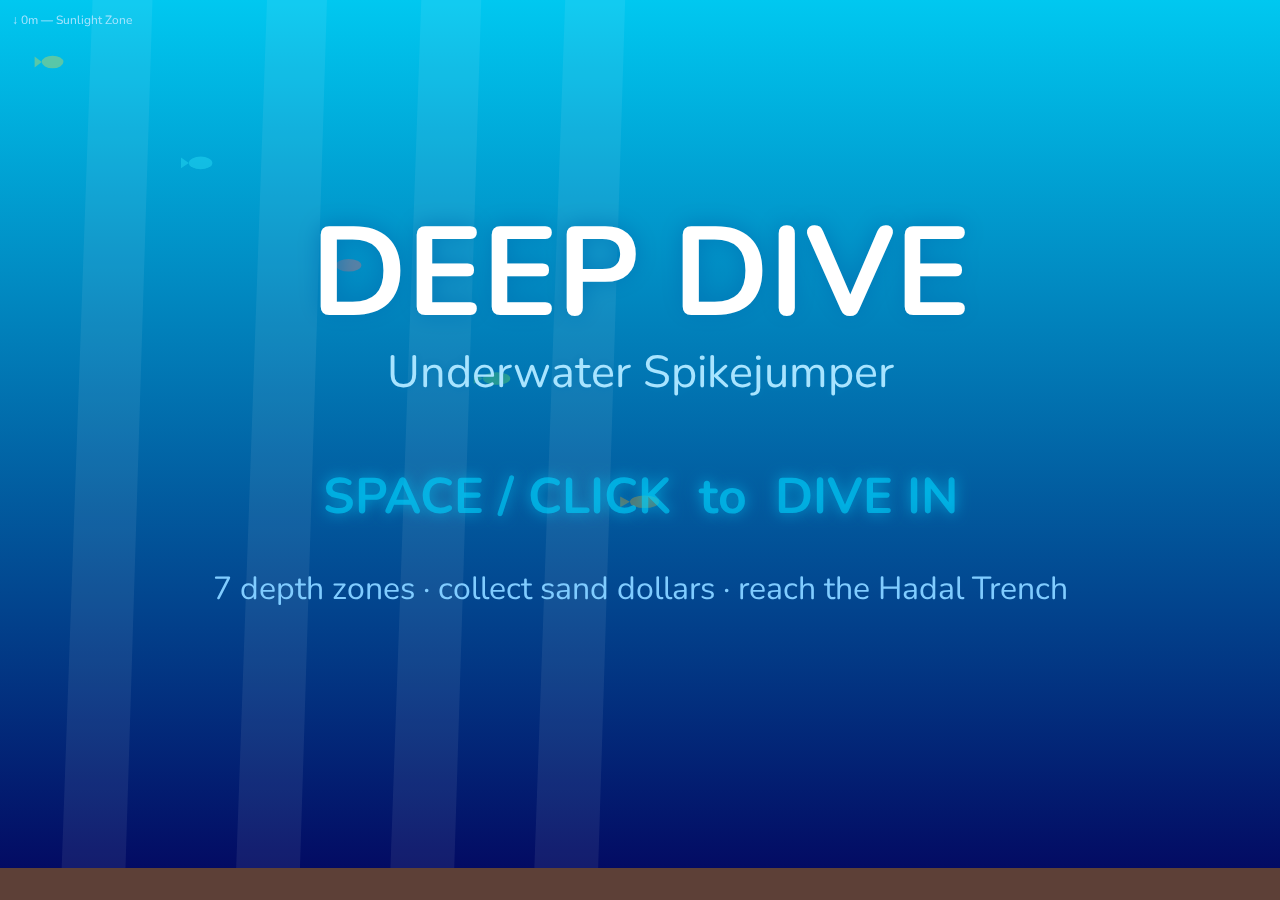
<file: spikejump/index.html>
<!DOCTYPE html>
<html lang="en">
<head>
  <meta charset="UTF-8">
  <meta name="viewport" content="width=device-width, initial-scale=1.0">
  <title>Deep Dive: Underwater Spikejumper</title>
  <link href="https://fonts.googleapis.com/css2?family=Nunito:wght@400;700;800&display=swap" rel="stylesheet">
  <link rel="stylesheet" href="style.css">
</head>
<body>
  <div id="wrap"><canvas id="c"></canvas></div>
  <script src="game.js"></script>
</body>
</html>
</file>
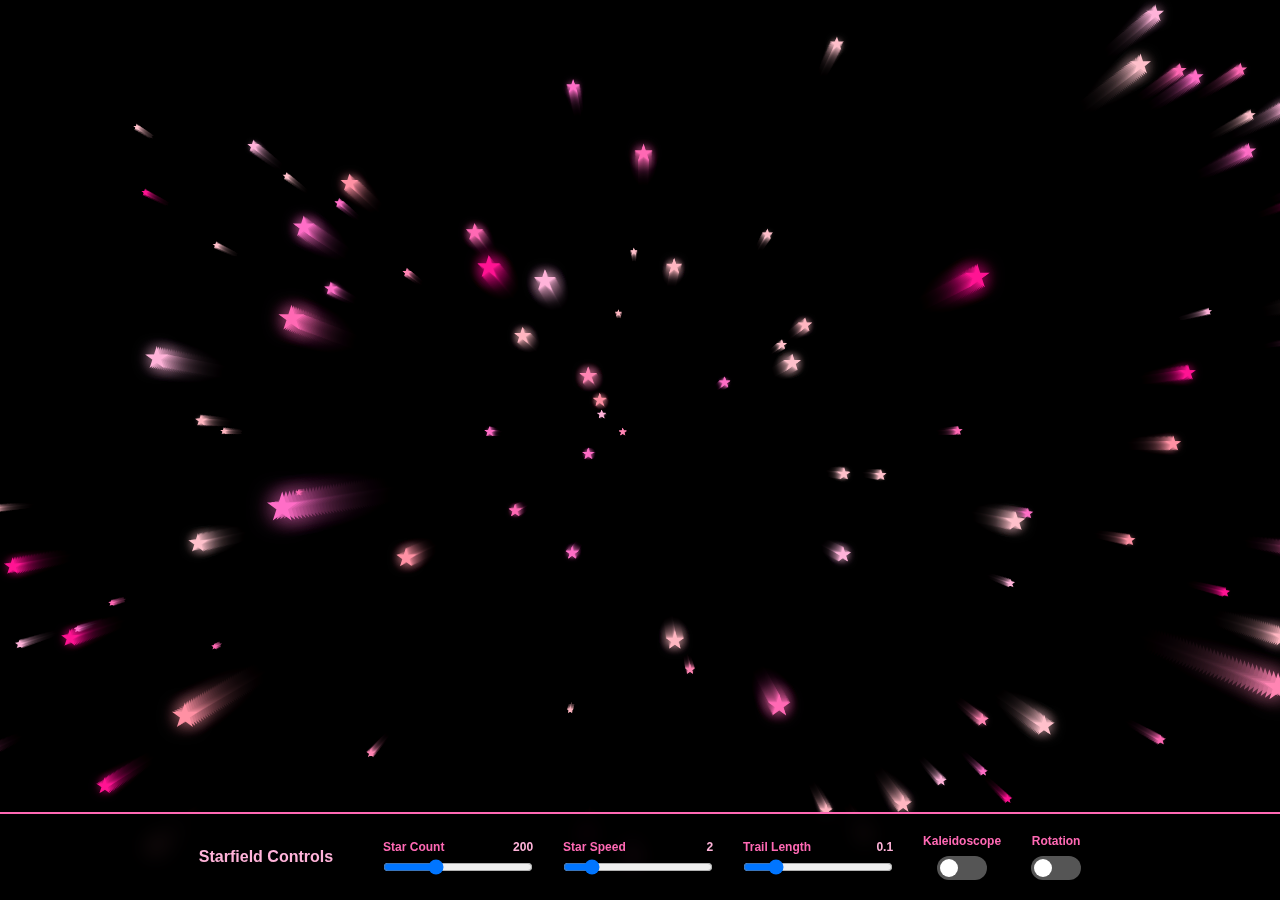
<file: starfield/index.html>
<!DOCTYPE html>
<html lang="en">
<head>
    <meta charset="UTF-8">
    <meta name="viewport" content="width=device-width, initial-scale=1.0">
    <title>Pink Starfield</title>
    <style>
        * {
            margin: 0;
            padding: 0;
            box-sizing: border-box;
        }

        body {
            background: #000;
            overflow: hidden;
            font-family: 'Arial', sans-serif;
        }

        canvas {
            display: block;
        }

        .controls {
            position: fixed;
            bottom: 0;
            left: 0;
            right: 0;
            background: rgba(0, 0, 0, 0.9);
            padding: 20px;
            color: #ff69b4;
            backdrop-filter: blur(10px);
            border-top: 2px solid #ff69b4;
            display: flex;
            align-items: center;
            justify-content: center;
            gap: 30px;
            flex-wrap: wrap;
        }

        .control-group {
            display: flex;
            flex-direction: column;
            align-items: center;
            min-width: 150px;
        }

        .control-group label {
            display: flex;
            align-items: center;
            justify-content: space-between;
            width: 100%;
            margin-bottom: 5px;
            font-size: 12px;
            font-weight: bold;
        }

        .control-group input[type="range"] {
            width: 100%;
            cursor: pointer;
        }

        .control-group input[type="range"]::-webkit-slider-thumb {
            background: #ff69b4;
        }

        .control-group input[type="range"]::-moz-range-thumb {
            background: #ff69b4;
        }

        .value-display {
            font-size: 12px;
            color: #ffb3d9;
            margin-left: 10px;
        }

        .switch-group {
            display: flex;
            flex-direction: column;
            align-items: center;
            gap: 8px;
        }

        .switch-group label:first-child {
            font-size: 12px;
            font-weight: bold;
        }

        .switch {
            position: relative;
            display: inline-block;
            width: 50px;
            height: 24px;
        }

        .switch input {
            opacity: 0;
            width: 0;
            height: 0;
        }

        .slider {
            position: absolute;
            cursor: pointer;
            top: 0;
            left: 0;
            right: 0;
            bottom: 0;
            background-color: #555;
            transition: .4s;
            border-radius: 24px;
        }

        .slider:before {
            position: absolute;
            content: "";
            height: 18px;
            width: 18px;
            left: 3px;
            bottom: 3px;
            background-color: white;
            transition: .4s;
            border-radius: 50%;
        }

        input:checked + .slider {
            background-color: #ff69b4;
        }

        input:checked + .slider:before {
            transform: translateX(26px);
        }

        h2 {
            font-size: 16px;
            color: #ffb3d9;
            margin-right: 20px;
            white-space: nowrap;
        }
    </style>
</head>
<body>
    <canvas id="starfield"></canvas>

    <div class="controls">
        <h2>Starfield Controls</h2>

        <div class="control-group">
            <label>
                Star Count
                <span class="value-display" id="countValue">200</span>
            </label>
            <input type="range" id="starCount" min="50" max="500" value="200" step="10">
        </div>

        <div class="control-group">
            <label>
                Star Speed
                <span class="value-display" id="speedValue">2</span>
            </label>
            <input type="range" id="starSpeed" min="0.5" max="10" value="2" step="0.5">
        </div>

        <div class="control-group">
            <label>
                Trail Length
                <span class="value-display" id="trailValue">0.1</span>
            </label>
            <input type="range" id="trailLength" min="0.01" max="0.5" value="0.1" step="0.01">
        </div>

        <div class="switch-group">
            <label>Kaleidoscope</label>
            <label class="switch">
                <input type="checkbox" id="kaleidoscope">
                <span class="slider"></span>
            </label>
        </div>

        <div class="switch-group">
            <label>Rotation</label>
            <label class="switch">
                <input type="checkbox" id="rotation">
                <span class="slider"></span>
            </label>
        </div>
    </div>

    <script>
        const canvas = document.getElementById('starfield');
        const ctx = canvas.getContext('2d');

        canvas.width = window.innerWidth;
        canvas.height = window.innerHeight;

        window.addEventListener('resize', () => {
            canvas.width = window.innerWidth;
            canvas.height = window.innerHeight;
            initStars();
        });

        // Pink color palette
        const pinkShades = [
            '#FF1493', // Deep Pink
            '#FF69B4', // Hot Pink
            '#FFB6C1', // Light Pink
            '#FFC0CB', // Pink
            '#FF91A4', // Pastel Pink
            '#FF6EC7', // Violet Pink
            '#FF85B3', // Rose Pink
            '#FFB3D9', // Baby Pink
        ];

        let stars = [];
        let settings = {
            count: 200,
            speed: 2,
            trailLength: 0.1,
            kaleidoscope: false,
            rotation: false,
            rotationAngle: 0
        };

        class Star {
            constructor() {
                this.reset();
                this.z = Math.random() * canvas.width;
            }

            reset() {
                this.x = Math.random() * canvas.width - canvas.width / 2;
                this.y = Math.random() * canvas.height - canvas.height / 2;
                this.z = canvas.width;
                this.pz = this.z;
                this.color = pinkShades[Math.floor(Math.random() * pinkShades.length)];
                this.colorIndex = 0;
            }

            update() {
                this.pz = this.z;
                this.z -= settings.speed;

                if (this.z < 1) {
                    this.reset();
                }

                if (settings.kaleidoscope) {
                    this.colorIndex = (this.colorIndex + 0.02) % pinkShades.length;
                    this.color = pinkShades[Math.floor(this.colorIndex)];
                }
            }

            show() {
                const centerX = canvas.width / 2;
                const centerY = canvas.height / 2;

                let x = this.x;
                let y = this.y;

                if (settings.rotation) {
                    const dist = Math.sqrt(x * x + y * y);
                    const angle = Math.atan2(y, x) + settings.rotationAngle;
                    x = dist * Math.cos(angle);
                    y = dist * Math.sin(angle);
                }

                const sx = (x / this.z) * canvas.width + centerX;
                const sy = (y / this.z) * canvas.height + centerY;

                const px = (x / this.pz) * canvas.width + centerX;
                const py = (y / this.pz) * canvas.height + centerY;

                const r = (1 - this.z / canvas.width) * 15;

                ctx.strokeStyle = this.color;
                ctx.lineWidth = r / 3;
                ctx.beginPath();
                ctx.moveTo(px, py);
                ctx.lineTo(sx, sy);
                ctx.stroke();

                // Draw 5-point star
                this.drawStar(sx, sy, r);
            }

            drawStar(x, y, radius) {
                ctx.save();
                ctx.translate(x, y);
                ctx.fillStyle = this.color;
                ctx.strokeStyle = this.color;
                ctx.lineWidth = 2;

                ctx.beginPath();
                for (let i = 0; i < 5; i++) {
                    const angle = (i * 4 * Math.PI) / 5 - Math.PI / 2;
                    const xPos = Math.cos(angle) * radius;
                    const yPos = Math.sin(angle) * radius;

                    if (i === 0) {
                        ctx.moveTo(xPos, yPos);
                    } else {
                        ctx.lineTo(xPos, yPos);
                    }
                }
                ctx.closePath();
                ctx.fill();
                ctx.stroke();

                // Add glow effect
                ctx.shadowBlur = radius * 2;
                ctx.shadowColor = this.color;
                ctx.fill();

                ctx.restore();
            }
        }

        function initStars() {
            stars = [];
            for (let i = 0; i < settings.count; i++) {
                stars.push(new Star());
            }
        }

        function animate() {
            ctx.fillStyle = `rgba(0, 0, 0, ${settings.trailLength})`;
            ctx.fillRect(0, 0, canvas.width, canvas.height);

            if (settings.rotation) {
                settings.rotationAngle += 0.005;
            }

            stars.forEach(star => {
                star.update();
                star.show();
            });

            requestAnimationFrame(animate);
        }

        // Control handlers
        document.getElementById('starCount').addEventListener('input', (e) => {
            settings.count = parseInt(e.target.value);
            document.getElementById('countValue').textContent = settings.count;
            initStars();
        });

        document.getElementById('starSpeed').addEventListener('input', (e) => {
            settings.speed = parseFloat(e.target.value);
            document.getElementById('speedValue').textContent = settings.speed;
        });

        document.getElementById('trailLength').addEventListener('input', (e) => {
            settings.trailLength = parseFloat(e.target.value);
            document.getElementById('trailValue').textContent = settings.trailLength;
        });

        document.getElementById('kaleidoscope').addEventListener('change', (e) => {
            settings.kaleidoscope = e.target.checked;
        });

        document.getElementById('rotation').addEventListener('change', (e) => {
            settings.rotation = e.target.checked;
            if (!e.target.checked) {
                settings.rotationAngle = 0;
            }
        });

        // Initialize and start
        initStars();
        animate();
    </script>
</body>
</html>
</file>
<file: boids/boids.css>
* {
    margin: 0;
    padding: 0;
    box-sizing: border-box;
}

:root {
    /* Minimal theme (default) - Pink space theme */
    --bg-color: #0d0d1a;
    --panel-bg: rgba(60, 20, 40, 0.95);
    --text-color: #ffd9e6;
    --accent-color: #ff69b4;
    --boid-color: #ffb6c1;
    --trail-color: rgba(255, 182, 193, 0.3);
    --obstacle-color: rgba(255, 105, 180, 0.6);
    --obstacle-border: #ff69b4;
}

.theme-neon {
    --bg-color: #0a0a0a;
    --panel-bg: rgba(20, 0, 40, 0.95);
    --text-color: #ff00ff;
    --accent-color: #00ffff;
    --boid-color: #ff00ff;
    --trail-color: rgba(255, 0, 255, 0.4);
    --obstacle-color: rgba(0, 255, 255, 0.4);
    --obstacle-border: #00ffff;
}

.theme-nature {
    --bg-color: #1a2f1a;
    --panel-bg: rgba(20, 40, 20, 0.95);
    --text-color: #a0d0a0;
    --accent-color: #90ee90;
    --boid-color: #98d998;
    --trail-color: rgba(152, 217, 152, 0.3);
    --obstacle-color: rgba(139, 90, 43, 0.6);
    --obstacle-border: #8b5a2b;
}

body {
    background: var(--bg-color);
    font-family: 'Segoe UI', system-ui, sans-serif;
    color: var(--text-color);
    overflow: hidden;
    display: flex;
}

#controls {
    width: 320px;
    height: 100vh;
    background: var(--panel-bg);
    padding: 20px;
    overflow-y: auto;
    border-right: 1px solid var(--accent-color);
    z-index: 10;
}

h1 {
    font-size: 1.4em;
    margin-bottom: 5px;
    color: var(--accent-color);
}

.subtitle {
    font-size: 0.8em;
    opacity: 0.7;
    margin-bottom: 20px;
}

.section {
    margin-bottom: 20px;
    padding-bottom: 15px;
    border-bottom: 1px solid rgba(255,255,255,0.1);
}

.section-title {
    font-size: 0.9em;
    font-weight: bold;
    margin-bottom: 12px;
    color: var(--accent-color);
    text-transform: uppercase;
    letter-spacing: 1px;
}

.control-group {
    margin-bottom: 15px;
}

.control-label {
    display: flex;
    justify-content: space-between;
    align-items: center;
    margin-bottom: 5px;
    font-size: 0.85em;
}

.control-label span:first-child {
    cursor: help;
    border-bottom: 1px dotted rgba(255,255,255,0.3);
}

.value-display {
    font-family: monospace;
    color: var(--accent-color);
    min-width: 50px;
    text-align: right;
}

input[type="range"] {
    width: 100%;
    height: 6px;
    border-radius: 3px;
    background: rgba(255,255,255,0.1);
    outline: none;
    -webkit-appearance: none;
    appearance: none;
}

input[type="range"]::-webkit-slider-thumb {
    -webkit-appearance: none;
    width: 16px;
    height: 16px;
    border-radius: 50%;
    background: var(--accent-color);
    cursor: pointer;
    transition: transform 0.1s;
}

input[type="range"]::-webkit-slider-thumb:hover {
    transform: scale(1.2);
}

.button-row {
    display: flex;
    gap: 8px;
    flex-wrap: wrap;
}

button {
    padding: 8px 14px;
    border: 1px solid var(--accent-color);
    background: transparent;
    color: var(--text-color);
    border-radius: 4px;
    cursor: pointer;
    font-size: 0.8em;
    transition: all 0.2s;
}

button:hover {
    background: var(--accent-color);
    color: #000;
}

button.active {
    background: var(--accent-color);
    color: #000;
}

.preset-btn {
    flex: 1;
    min-width: 80px;
}

.stats-grid {
    display: grid;
    grid-template-columns: 1fr 1fr;
    gap: 10px;
}

.stat-box {
    background: rgba(0,0,0,0.3);
    padding: 10px;
    border-radius: 4px;
    text-align: center;
}

.stat-value {
    font-size: 1.4em;
    font-weight: bold;
    color: var(--accent-color);
    font-family: monospace;
}

.stat-label {
    font-size: 0.7em;
    opacity: 0.7;
    text-transform: uppercase;
}

.toggle-group {
    display: flex;
    gap: 5px;
}

.toggle-btn {
    flex: 1;
    padding: 6px 10px;
    font-size: 0.75em;
}

.theme-btns {
    display: flex;
    gap: 5px;
}

.theme-btn {
    flex: 1;
    padding: 6px 8px;
    font-size: 0.7em;
}

.mouse-mode {
    display: flex;
    gap: 5px;
    margin-top: 10px;
}

.mouse-btn {
    flex: 1;
    font-size: 0.75em;
}

.tooltip {
    position: fixed;
    background: rgba(0,0,0,0.9);
    color: #fff;
    padding: 8px 12px;
    border-radius: 4px;
    font-size: 0.8em;
    max-width: 250px;
    pointer-events: none;
    z-index: 1000;
    display: none;
    border: 1px solid var(--accent-color);
}

#canvas-container {
    flex: 1;
    position: relative;
}

canvas {
    display: block;
}

.instructions {
    position: absolute;
    bottom: 10px;
    left: 10px;
    font-size: 0.75em;
    opacity: 0.6;
    pointer-events: none;
}

.pause-overlay {
    position: absolute;
    top: 50%;
    left: 50%;
    transform: translate(-50%, -50%);
    font-size: 2em;
    color: var(--accent-color);
    opacity: 0.8;
    pointer-events: none;
    display: none;
}

.checkbox-group {
    display: flex;
    align-items: center;
    gap: 8px;
    margin-bottom: 10px;
    font-size: 0.85em;
}

.checkbox-group input {
    width: 16px;
    height: 16px;
    cursor: pointer;
}
</file>
<file: color-wheel/style.css>
/* ════════════════════════════════════════════
   CSS Custom Properties
════════════════════════════════════════════ */
:root {
  --bg:           #0b0b0e;
  --surface:      #131317;
  --surface-2:    #1a1a1f;
  --surface-3:    #222228;
  --surface-4:    #2c2c34;
  --border:       rgba(255,255,255,0.07);
  --border-soft:  rgba(255,255,255,0.04);
  --border-hover: rgba(255,255,255,0.16);
  --text:         #eeeef2;
  --text-muted:   #7e7e8f;
  --text-dim:     #4a4a5a;
  --accent:       #7c6af7;
  --accent-2:     #9f8fff;
  --accent-glow:  rgba(124,106,247,0.3);
  --red:          #ff4055;
  --green:        #3dff7a;
  --blue:         #4a8eff;
  --radius-xs:    6px;
  --radius-sm:    10px;
  --radius:       14px;
  --radius-lg:    20px;
  --ease:         cubic-bezier(0.4, 0, 0.2, 1);
  --spring:       cubic-bezier(0.34, 1.56, 0.64, 1);
  --t:            0.2s;
  --font:         'DM Sans', system-ui, -apple-system, sans-serif;
  --mono:         'DM Mono', 'Fira Mono', 'Consolas', monospace;
}

/* ════════════════════════════════════════════
   Reset & Base
════════════════════════════════════════════ */
*, *::before, *::after { box-sizing: border-box; margin: 0; padding: 0; }
html { font-size: 16px; -webkit-font-smoothing: antialiased; color-scheme: dark; }

body {
  font-family: var(--font);
  background: var(--bg);
  color: var(--text);
  min-height: 100dvh;
  line-height: 1.5;
  overflow-x: hidden;
}

/* Subtle noise texture */
body::before {
  content: '';
  position: fixed;
  inset: 0;
  background-image:
    radial-gradient(ellipse 80% 60% at 20% -10%, rgba(124,106,247,0.06) 0%, transparent 60%),
    radial-gradient(ellipse 60% 50% at 80% 110%, rgba(255,64,85,0.04) 0%, transparent 60%);
  pointer-events: none;
  z-index: 0;
}

button { font-family: inherit; cursor: pointer; border: none; outline: none; }
input  { font-family: inherit; }

/* ════════════════════════════════════════════
   Header
════════════════════════════════════════════ */
.app-header {
  position: sticky;
  top: 0;
  z-index: 100;
  background: rgba(11,11,14,0.88);
  backdrop-filter: blur(28px) saturate(1.4);
  -webkit-backdrop-filter: blur(28px) saturate(1.4);
}

.header-inner {
  max-width: 1200px;
  margin: 0 auto;
  padding: 0 28px;
  height: 58px;
  display: flex;
  align-items: center;
  justify-content: space-between;
}

.logo {
  display: flex;
  align-items: center;
  gap: 8px;
}

.logo h1 {
  font-size: 1rem;
  font-weight: 600;
  letter-spacing: -0.025em;
  color: var(--text);
}

.logo-dot {
  width: 9px;
  height: 9px;
  border-radius: 50%;
  flex-shrink: 0;
}
.logo-dot.r { background: var(--red);   box-shadow: 0 0 10px var(--red);   }
.logo-dot.g { background: var(--green); box-shadow: 0 0 10px var(--green); }
.logo-dot.b { background: var(--blue);  box-shadow: 0 0 10px var(--blue);  }

/* ── Tabs ── */
.tabs {
  display: flex;
  align-items: center;
  gap: 0;
}

.tab {
  position: relative;
  padding: 8px 20px;
  font-size: 0.875rem;
  font-weight: 500;
  color: var(--text-muted);
  background: transparent;
  letter-spacing: -0.01em;
  transition: color var(--t) var(--ease);
  z-index: 1;
}
.tab:hover { color: var(--text); }
.tab.active { color: var(--text); }

/* Sliding indicator bar */
.tab-indicator-track {
  height: 2px;
  background: transparent;
  position: relative;
  max-width: 1200px;
  margin: 0 auto;
  padding: 0 28px;
  overflow: visible;
}

.tab-indicator {
  position: absolute;
  bottom: 0;
  height: 2px;
  background: var(--accent);
  border-radius: 2px;
  transition: left var(--t) var(--ease), width var(--t) var(--ease);
  box-shadow: 0 0 10px var(--accent-glow);
}

/* ════════════════════════════════════════════
   Main & Cards
════════════════════════════════════════════ */
.app-main {
  position: relative;
  z-index: 1;
  max-width: 1200px;
  margin: 0 auto;
  padding: 28px 28px 80px;
}

.card {
  background: var(--surface);
  border: 1px solid var(--border);
  border-radius: var(--radius-lg);
  padding: 22px;
}

.card-header {
  display: flex;
  align-items: center;
  justify-content: space-between;
  margin-bottom: 20px;
}

.card-label {
  font-size: 0.72rem;
  font-weight: 700;
  letter-spacing: 0.1em;
  text-transform: uppercase;
  color: var(--text-muted);
}

.card-desc {
  font-size: 0.82rem;
  color: var(--text-muted);
  line-height: 1.6;
  margin-top: -10px;
  margin-bottom: 20px;
}

/* ════════════════════════════════════════════
   Tab Panels
════════════════════════════════════════════ */
.tab-panel { display: none; }
.tab-panel.active { display: block; animation: panelIn 0.28s var(--ease); }

@keyframes panelIn {
  from { opacity: 0; transform: translateY(10px); }
  to   { opacity: 1; transform: translateY(0); }
}

/* ════════════════════════════════════════════
   Explorer Layout
════════════════════════════════════════════ */
.explorer-layout {
  display: grid;
  grid-template-columns: 1fr 272px;
  gap: 20px;
  align-items: start;
}

/* ── Canvas ── */
.canvas-wrap {
  background: #000;
  border-radius: var(--radius-lg);
  overflow: hidden;
  position: relative;
  aspect-ratio: 16 / 10;
  border: 1px solid var(--border);
  transition: box-shadow 0.6s ease;
  box-shadow: 0 0 0 1px var(--border-soft), 0 0 60px -8px var(--canvas-glow, transparent);
}

#spotlight-canvas {
  width: 100%;
  height: 100%;
  display: block;
  cursor: default;
}

.canvas-hint {
  position: absolute;
  bottom: 14px;
  left: 50%;
  transform: translateX(-50%);
  font-size: 0.68rem;
  color: rgba(255,255,255,0.2);
  pointer-events: none;
  white-space: nowrap;
  letter-spacing: 0.05em;
  font-weight: 500;
}

/* ── Explorer Sidebar ── */
.explorer-controls {
  display: flex;
  flex-direction: column;
  gap: 18px;
  position: sticky;
  top: 78px;
}

/* ── Sliders ── */
.slider-group { display: flex; flex-direction: column; gap: 9px; }

.slider-label {
  display: flex;
  align-items: center;
  gap: 8px;
  font-size: 0.83rem;
}

.channel-pip {
  width: 7px;
  height: 7px;
  border-radius: 50%;
  flex-shrink: 0;
}

.channel-name {
  flex: 1;
  color: var(--text-muted);
  font-weight: 400;
  letter-spacing: -0.01em;
}

.slider-val {
  font-size: 0.78rem;
  font-weight: 600;
  color: var(--text);
  min-width: 30px;
  text-align: right;
  font-variant-numeric: tabular-nums;
  font-family: var(--mono);
}

.slider {
  -webkit-appearance: none;
  appearance: none;
  width: 100%;
  height: 7px;
  border-radius: 4px;
  outline: none;
  cursor: pointer;
  transition: opacity var(--t);
}
.slider:hover { opacity: 0.92; }

/* Thumb */
.slider::-webkit-slider-thumb {
  -webkit-appearance: none;
  appearance: none;
  width: 20px;
  height: 20px;
  border-radius: 50%;
  background: #fff;
  border: 2.5px solid rgba(0,0,0,0.2);
  box-shadow: 0 2px 10px rgba(0,0,0,0.55), 0 0 0 0 rgba(255,255,255,0);
  cursor: pointer;
  transition: transform 0.12s var(--spring), box-shadow 0.15s ease;
}
.slider::-webkit-slider-thumb:hover  { transform: scale(1.18); box-shadow: 0 3px 14px rgba(0,0,0,0.6); }
.slider:active::-webkit-slider-thumb { transform: scale(1.08); }
.slider::-moz-range-thumb {
  width: 20px; height: 20px;
  border-radius: 50%;
  background: #fff;
  border: 2.5px solid rgba(0,0,0,0.2);
  box-shadow: 0 2px 10px rgba(0,0,0,0.55);
  cursor: pointer;
}

/* ── Color Output ── */
.color-output { display: flex; flex-direction: column; gap: 12px; }

.swatch-wrap {
  border-radius: var(--radius-sm);
  overflow: hidden;
  border: 1px solid var(--border);
  position: relative;
}

.color-swatch {
  width: 100%;
  height: 82px;
  background: #808080;
  transition: background-color 0.35s ease;
  animation: breathe 3.5s ease-in-out infinite;
  cursor: pointer;
}

@keyframes breathe {
  0%, 100% { box-shadow: 0 0 28px 6px  var(--sg-l, rgba(128,128,128,0.25)); }
  50%       { box-shadow: 0 0 52px 18px var(--sg-s, rgba(128,128,128,0.5)); }
}

.color-meta { display: flex; flex-direction: column; gap: 3px; }

.hex-code {
  font-size: 1.08rem;
  font-weight: 700;
  letter-spacing: 0.04em;
  color: var(--text);
  background: none;
  padding: 5px 8px;
  border-radius: var(--radius-xs);
  text-align: left;
  transition: background var(--t);
  width: fit-content;
  cursor: pointer;
  font-family: var(--mono);
}
.hex-code:hover { background: var(--surface-2); }

.rgb-values {
  font-size: 0.72rem;
  color: var(--text-muted);
  padding-left: 8px;
  font-variant-numeric: tabular-nums;
  font-family: var(--mono);
}

.color-name {
  font-size: 0.78rem;
  color: var(--text-dim);
  padding-left: 8px;
  font-style: italic;
  margin-top: 1px;
}

/* ── Buttons ── */
.btn-row {
  display: grid;
  grid-template-columns: 1fr 1fr;
  gap: 8px;
}

.cta-btn {
  padding: 10px 14px;
  border-radius: var(--radius-sm);
  background: var(--accent);
  color: #fff;
  font-size: 0.84rem;
  font-weight: 600;
  letter-spacing: -0.01em;
  transition: background var(--t), box-shadow var(--t), transform 0.1s;
  box-shadow: 0 2px 14px var(--accent-glow);
}
.cta-btn:hover {
  background: var(--accent-2);
  box-shadow: 0 4px 22px rgba(124,106,247,0.45);
  transform: translateY(-1px);
}
.cta-btn:active { transform: translateY(0); }
.cta-btn.secondary {
  background: var(--surface-3);
  color: var(--text);
  box-shadow: none;
  border: 1px solid var(--border);
}
.cta-btn.secondary:hover { background: var(--surface-4); box-shadow: none; }

.ghost-btn {
  background: var(--surface-2);
  border: 1px solid var(--border);
  border-radius: var(--radius-sm);
  color: var(--text-muted);
  font-size: 0.82rem;
  font-weight: 500;
  padding: 8px 14px;
  transition: border-color var(--t), color var(--t), background var(--t);
}
.ghost-btn:hover { border-color: var(--border-hover); color: var(--text); background: var(--surface-3); }
.ghost-btn.full-width { width: 100%; text-align: center; }
.ghost-btn.small { font-size: 0.75rem; padding: 5px 12px; }
.ghost-btn.export-btn { letter-spacing: 0.01em; }

.icon-btn {
  width: 30px;
  height: 30px;
  border-radius: var(--radius-xs);
  background: var(--surface-2);
  color: var(--text-muted);
  font-size: 1rem;
  display: flex;
  align-items: center;
  justify-content: center;
  border: 1px solid var(--border);
  transition: background var(--t), color var(--t);
  flex-shrink: 0;
}
.icon-btn:hover { background: var(--surface-3); color: var(--text); }

/* ════════════════════════════════════════════
   Palette Tab
════════════════════════════════════════════ */
.palette-layout {
  display: grid;
  grid-template-columns: 252px 1fr;
  gap: 20px;
  align-items: start;
}

.palette-controls {
  display: flex;
  flex-direction: column;
  gap: 20px;
  position: sticky;
  top: 78px;
}

.palette-right {
  display: flex;
  flex-direction: column;
  gap: 20px;
}

.control-group { display: flex; flex-direction: column; gap: 10px; }

.control-label {
  font-size: 0.7rem;
  font-weight: 700;
  letter-spacing: 0.09em;
  text-transform: uppercase;
  color: var(--text-muted);
}

.base-color-row {
  display: flex;
  align-items: center;
  gap: 10px;
}

input[type="color"] {
  -webkit-appearance: none;
  width: 42px;
  height: 38px;
  border: 1px solid var(--border);
  border-radius: var(--radius-sm);
  background: none;
  cursor: pointer;
  padding: 3px;
  flex-shrink: 0;
  transition: border-color var(--t);
}
input[type="color"]:hover { border-color: var(--border-hover); }
input[type="color"]::-webkit-color-swatch-wrapper { padding: 0; }
input[type="color"]::-webkit-color-swatch { border: none; border-radius: 6px; }

.hex-text-input {
  flex: 1;
  background: var(--surface-2);
  border: 1px solid var(--border);
  border-radius: var(--radius-sm);
  color: var(--text);
  padding: 9px 12px;
  font-size: 0.85rem;
  letter-spacing: 0.04em;
  font-family: var(--mono);
  transition: border-color var(--t), background var(--t);
}
.hex-text-input:focus {
  outline: none;
  border-color: var(--accent);
  background: var(--surface-3);
}

/* Harmony buttons */
.harmony-grid {
  display: grid;
  grid-template-columns: 1fr 1fr;
  gap: 6px;
}

.harmony-btn {
  padding: 9px 6px;
  border-radius: var(--radius-sm);
  background: var(--surface-2);
  border: 1px solid var(--border);
  color: var(--text-muted);
  font-size: 0.73rem;
  font-weight: 600;
  letter-spacing: 0.01em;
  transition: all var(--t);
}
.harmony-btn:hover { border-color: var(--border-hover); color: var(--text); }
.harmony-btn.active {
  background: rgba(124,106,247,0.18);
  border-color: rgba(124,106,247,0.6);
  color: #c4baff;
}

/* Mini Wheel */
.wheel-section { display: flex; flex-direction: column; gap: 10px; }

.wheel-wrap {
  display: flex;
  justify-content: center;
  background: var(--surface-2);
  border: 1px solid var(--border);
  border-radius: var(--radius);
  padding: 16px;
}

#wheel-canvas { border-radius: 50%; }

/* ── Palette Swatches ── */
.swatches-section { padding-bottom: 24px; }
.swatches-section .card-header { margin-bottom: 16px; }

.swatches-grid {
  display: flex;
  gap: 10px;
  flex-wrap: wrap;
}

.swatch-card {
  flex: 1;
  min-width: 100px;
  border-radius: var(--radius-sm);
  overflow: hidden;
  background: var(--surface-2);
  border: 1px solid var(--border);
  cursor: pointer;
  transition: transform 0.2s var(--spring), box-shadow 0.2s ease, border-color 0.2s ease;
  opacity: 0;
  transform: translateY(14px) scale(0.97);
  animation: swatchIn 0.38s var(--spring) forwards;
}
.swatch-card:hover {
  transform: translateY(-5px) scale(1.01);
  box-shadow: 0 12px 30px rgba(0,0,0,0.45);
  border-color: var(--border-hover);
}
@keyframes swatchIn {
  to { opacity: 1; transform: translateY(0) scale(1); }
}

.swatch-color {
  width: 100%;
  height: 110px;
  position: relative;
  overflow: hidden;
}

/* Copy overlay */
.swatch-copy-overlay {
  position: absolute;
  inset: 0;
  display: flex;
  align-items: center;
  justify-content: center;
  gap: 5px;
  background: rgba(0,0,0,0.32);
  opacity: 0;
  transition: opacity 0.18s ease;
  font-size: 0.68rem;
  font-weight: 700;
  letter-spacing: 0.1em;
  text-transform: uppercase;
  color: rgba(255,255,255,0.9);
  backdrop-filter: blur(2px);
}
.swatch-copy-overlay::before { content: '⎘'; font-size: 1rem; }
.swatch-card:hover .swatch-copy-overlay { opacity: 1; }

.swatch-info { padding: 10px 12px 12px; }

.swatch-hex {
  font-size: 0.77rem;
  font-weight: 700;
  letter-spacing: 0.04em;
  color: var(--text);
  font-family: var(--mono);
}

.swatch-name {
  font-size: 0.67rem;
  color: var(--text-muted);
  margin-top: 3px;
  font-style: italic;
}

/* ── UI Preview ── */
.preview-section .card-header { margin-bottom: 16px; }

.ui-preview {
  border-radius: var(--radius-sm);
  overflow: hidden;
  border: 1px solid var(--border);
}

.preview-header {
  display: flex;
  align-items: center;
  justify-content: space-between;
  padding: 14px 20px;
  transition: background-color 0.45s ease, color 0.45s ease;
}

.preview-logo {
  font-weight: 700;
  font-size: 0.88rem;
  letter-spacing: -0.02em;
}

.preview-nav-btn {
  font-family: var(--font);
  padding: 5px 14px;
  border-radius: 6px;
  font-size: 0.73rem;
  font-weight: 600;
  cursor: default;
  border: none;
  transition: background-color 0.45s ease, color 0.45s ease;
}

.preview-body {
  padding: 28px 20px 22px;
  display: flex;
  flex-direction: column;
  gap: 14px;
  transition: background-color 0.45s ease;
}

.preview-heading {
  font-size: 1.1rem;
  font-weight: 700;
  line-height: 1.3;
  letter-spacing: -0.025em;
  transition: color 0.45s ease;
}

.preview-text {
  font-size: 0.8rem;
  line-height: 1.65;
  max-width: 52ch;
  transition: color 0.45s ease;
}

.preview-actions { display: flex; gap: 10px; flex-wrap: wrap; }

.preview-btn {
  font-family: var(--font);
  padding: 8px 18px;
  border-radius: 7px;
  font-size: 0.78rem;
  font-weight: 600;
  cursor: default;
  border: none;
  transition: background-color 0.45s ease, color 0.45s ease, border-color 0.45s ease;
}
.preview-btn.secondary {
  background: transparent !important;
  border: 1.5px solid currentColor;
}

.preview-footer {
  padding: 12px 20px;
  display: flex;
  align-items: center;
  transition: background-color 0.45s ease;
}

.preview-tag {
  font-size: 0.68rem;
  letter-spacing: 0.07em;
  text-transform: uppercase;
  opacity: 0.65;
  transition: color 0.45s ease;
}

/* ════════════════════════════════════════════
   Custom Scale Tab
════════════════════════════════════════════ */
.custom-layout {
  display: grid;
  grid-template-columns: 252px 1fr;
  gap: 20px;
  align-items: start;
}

.scale-controls {
  display: flex;
  flex-direction: column;
  gap: 20px;
  position: sticky;
  top: 78px;
}

/* Count buttons */
.count-btns {
  display: flex;
  gap: 6px;
}

.count-btn {
  flex: 1;
  padding: 9px 0;
  border-radius: var(--radius-sm);
  background: var(--surface-2);
  border: 1px solid var(--border);
  color: var(--text-muted);
  font-size: 0.84rem;
  font-weight: 600;
  transition: all var(--t);
}
.count-btn:hover { border-color: var(--border-hover); color: var(--text); }
.count-btn.active {
  background: rgba(124,106,247,0.18);
  border-color: rgba(124,106,247,0.6);
  color: #c4baff;
}

/* Results column */
.scale-results {
  display: flex;
  flex-direction: column;
  gap: 16px;
}

.scale-results-header {
  display: flex;
  align-items: center;
  justify-content: space-between;
  padding: 0 2px;
}

/* Scale strip */
.scale-strip {
  display: flex;
  gap: 8px;
  flex-wrap: nowrap;
}

.scale-swatch {
  flex: 1;
  min-width: 0;
  border-radius: var(--radius-sm);
  overflow: hidden;
  background: var(--surface-2);
  border: 1px solid var(--border);
  cursor: pointer;
  transition: transform 0.2s var(--spring), box-shadow 0.2s ease, border-color 0.2s ease;
  opacity: 0;
  transform: translateY(12px);
  animation: swatchIn 0.4s var(--spring) forwards;
}
.scale-swatch:hover {
  transform: translateY(-6px) scale(1.02);
  box-shadow: 0 14px 32px rgba(0,0,0,0.5);
  border-color: var(--border-hover);
}

.scale-color {
  width: 100%;
  height: 130px;
  position: relative;
  overflow: hidden;
}

.scale-swatch:hover .swatch-copy-overlay { opacity: 1; }

.scale-info {
  padding: 9px 10px 11px;
  display: flex;
  flex-direction: column;
  gap: 2px;
}

.scale-label {
  font-size: 0.62rem;
  font-weight: 700;
  color: var(--text-dim);
  letter-spacing: 0.07em;
  font-family: var(--mono);
}

.scale-hex {
  font-size: 0.68rem;
  font-weight: 600;
  color: var(--text-muted);
  letter-spacing: 0.03em;
  font-family: var(--mono);
}

.scale-name {
  font-size: 0.62rem;
  color: var(--text-dim);
  font-style: italic;
  margin-top: 1px;
}

/* CSS Export */
.css-export-box {
  background: #080810;
  border: 1px solid var(--border);
  border-radius: var(--radius);
  overflow: hidden;
  animation: panelIn 0.2s var(--ease);
}

.export-toolbar {
  display: flex;
  align-items: center;
  justify-content: space-between;
  padding: 10px 16px;
  border-bottom: 1px solid var(--border);
  background: var(--surface-2);
}

.export-label {
  font-size: 0.72rem;
  color: var(--text-muted);
  font-weight: 600;
  letter-spacing: 0.06em;
  text-transform: uppercase;
}

.css-code {
  padding: 18px 20px;
  font-size: 0.77rem;
  line-height: 1.75;
  color: #a8a8c8;
  font-family: var(--mono);
  overflow-x: auto;
  white-space: pre;
}

.css-code .prop { color: #7c9fff; }
.css-code .val  { color: #a0e090; }

/* ════════════════════════════════════════════
   Toast
════════════════════════════════════════════ */
.toast {
  position: fixed;
  bottom: 28px;
  left: 50%;
  transform: translateX(-50%) translateY(70px);
  background: var(--surface-4);
  color: var(--text);
  padding: 10px 24px;
  border-radius: 100px;
  font-size: 0.83rem;
  font-weight: 500;
  box-shadow: 0 8px 36px rgba(0,0,0,0.55);
  border: 1px solid var(--border-hover);
  transition: transform 0.32s var(--spring), opacity 0.22s ease;
  opacity: 0;
  pointer-events: none;
  z-index: 999;
  white-space: nowrap;
  letter-spacing: -0.01em;
}
.toast.show { transform: translateX(-50%) translateY(0); opacity: 1; }

/* ════════════════════════════════════════════
   Responsive — Tablet (≤900px)
════════════════════════════════════════════ */
@media (max-width: 900px) {
  .explorer-layout  { grid-template-columns: 1fr; }
  .palette-layout   { grid-template-columns: 1fr; }
  .custom-layout    { grid-template-columns: 1fr; }
  .palette-controls { position: static; }
  .scale-controls   { position: static; }
  .explorer-controls { position: static; }
  .harmony-grid { grid-template-columns: repeat(4, 1fr); }
  .scale-strip  { flex-wrap: wrap; }
  .scale-swatch { min-width: 80px; }
}

/* ════════════════════════════════════════════
   Responsive — Mobile (≤600px)
════════════════════════════════════════════ */
@media (max-width: 600px) {
  .app-main     { padding: 16px 16px 60px; }
  .header-inner { padding: 0 16px; }
  .logo h1      { font-size: 0.9rem; }
  .tab          { padding: 7px 14px; font-size: 0.8rem; }
  .swatches-grid { flex-direction: column; }
  .swatch-card  { flex-direction: row; }
  .swatch-color { width: 72px; height: auto; flex-shrink: 0; }
  .harmony-grid { grid-template-columns: 1fr 1fr; }
  .preview-actions { flex-direction: column; }
  .scale-strip  { flex-direction: column; }
  .scale-swatch { flex: none; width: 100%; }
  .scale-color  { height: 80px; }
}

/* ════════════════════════════════════════════
   Settings Button (header)
════════════════════════════════════════════ */
.settings-btn {
  width: 36px;
  height: 36px;
  border-radius: 10px;
  background: var(--surface-2);
  border: 1px solid var(--border);
  color: var(--text-muted);
  display: flex;
  align-items: center;
  justify-content: center;
  flex-shrink: 0;
  transition: background var(--t), color var(--t), border-color var(--t), box-shadow var(--t);
  margin-left: 10px;
}
.settings-btn:hover {
  background: var(--surface-3);
  color: var(--text);
  border-color: var(--border-hover);
}
.settings-btn.active {
  background: rgba(124,106,247,0.18);
  border-color: rgba(124,106,247,0.55);
  color: var(--accent-2);
  box-shadow: 0 0 12px rgba(124,106,247,0.25);
}

/* ════════════════════════════════════════════
   Settings Overlay
════════════════════════════════════════════ */
.settings-overlay {
  position: fixed;
  inset: 0;
  background: rgba(0,0,0,0.55);
  backdrop-filter: blur(5px);
  -webkit-backdrop-filter: blur(5px);
  z-index: 200;
  opacity: 0;
  pointer-events: none;
  transition: opacity 0.28s ease;
}
.settings-overlay.open {
  opacity: 1;
  pointer-events: all;
}

/* ════════════════════════════════════════════
   Settings Drawer
════════════════════════════════════════════ */
.settings-drawer {
  position: fixed;
  top: 0;
  right: 0;
  width: 360px;
  height: 100dvh;
  background: #0e0e12;
  border-left: 1px solid var(--border-hover);
  z-index: 201;
  display: flex;
  flex-direction: column;
  transform: translateX(100%);
  transition: transform 0.3s var(--ease);
  overflow: hidden;
  box-shadow: -24px 0 60px rgba(0,0,0,0.6);
}
.settings-drawer:not([hidden]) { display: flex; }
.settings-drawer.open { transform: translateX(0); }

.settings-hd {
  display: flex;
  align-items: center;
  justify-content: space-between;
  padding: 18px 20px;
  border-bottom: 1px solid var(--border);
  flex-shrink: 0;
}

.settings-title {
  font-size: 1rem;
  font-weight: 700;
  letter-spacing: -0.02em;
  color: var(--text);
}

.settings-body {
  flex: 1;
  overflow-y: auto;
  padding: 22px 20px;
  display: flex;
  flex-direction: column;
  gap: 0;
  scrollbar-width: thin;
  scrollbar-color: var(--surface-3) transparent;
}

.settings-section {
  display: flex;
  flex-direction: column;
  gap: 14px;
  padding-bottom: 22px;
}

.settings-section-title {
  font-size: 0.68rem;
  font-weight: 700;
  letter-spacing: 0.1em;
  text-transform: uppercase;
  color: var(--text-muted);
}

.settings-section-desc {
  font-size: 0.78rem;
  color: var(--text-dim);
  line-height: 1.65;
  margin-top: -6px;
}

.settings-sep {
  height: 1px;
  background: var(--border);
  margin-bottom: 22px;
}

/* ── Vision Grid ── */
.vision-grid {
  display: grid;
  grid-template-columns: 1fr 1fr;
  gap: 8px;
}

.vision-option {
  border: 1.5px solid var(--border);
  border-radius: var(--radius-sm);
  background: var(--surface-2);
  padding: 12px;
  cursor: pointer;
  transition: border-color 0.18s ease, background 0.18s ease, transform 0.18s var(--spring);
  display: flex;
  flex-direction: column;
  gap: 7px;
  user-select: none;
}
.vision-option:hover {
  border-color: var(--border-hover);
  background: var(--surface-3);
  transform: translateY(-1px);
}
.vision-option.active {
  border-color: var(--accent);
  background: rgba(124,106,247,0.14);
}
.vision-option:focus-visible {
  outline: 2px solid var(--accent);
  outline-offset: 2px;
}

.vision-preview {
  display: flex;
  gap: 5px;
  align-items: center;
}

.v-dot {
  width: 13px;
  height: 13px;
  border-radius: 50%;
  flex-shrink: 0;
  display: block;
}

.vision-label {
  font-size: 0.78rem;
  font-weight: 700;
  color: var(--text);
  letter-spacing: -0.01em;
}

.vision-desc {
  font-size: 0.68rem;
  color: var(--text-muted);
}

.vision-note {
  font-size: 0.6rem;
  color: var(--text-dim);
  font-style: italic;
}

/* ── Toggle Switches ── */
.toggle-row {
  display: flex;
  align-items: center;
  justify-content: space-between;
  gap: 14px;
  padding: 13px 0;
  border-bottom: 1px solid var(--border-soft);
}
.toggle-row:last-child { border-bottom: none; }

.toggle-info { display: flex; flex-direction: column; gap: 2px; flex: 1; }

.toggle-name {
  font-size: 0.84rem;
  font-weight: 500;
  color: var(--text);
  letter-spacing: -0.01em;
}

.toggle-desc {
  font-size: 0.71rem;
  color: var(--text-dim);
  line-height: 1.4;
}

.toggle-btn {
  width: 44px;
  height: 26px;
  border-radius: 13px;
  background: var(--surface-3);
  border: 1.5px solid var(--border);
  position: relative;
  cursor: pointer;
  transition: background 0.22s ease, border-color 0.22s ease, box-shadow 0.22s ease;
  flex-shrink: 0;
}
.toggle-btn[aria-checked="true"] {
  background: var(--accent);
  border-color: var(--accent);
  box-shadow: 0 0 12px rgba(124,106,247,0.4);
}
.toggle-btn:focus-visible {
  outline: 2px solid var(--accent);
  outline-offset: 3px;
}

.toggle-thumb {
  display: block;
  width: 20px;
  height: 20px;
  border-radius: 50%;
  background: #fff;
  position: absolute;
  top: 1px;
  left: 1px;
  box-shadow: 0 1px 5px rgba(0,0,0,0.4);
  transition: transform 0.22s var(--spring);
}
.toggle-btn[aria-checked="true"] .toggle-thumb {
  transform: translateX(18px);
}

/* ════════════════════════════════════════════
   Vision Mode Badge
════════════════════════════════════════════ */
.vision-mode-badge {
  position: fixed;
  bottom: 24px;
  right: 24px;
  background: var(--surface-3);
  border: 1px solid var(--accent);
  color: var(--accent-2);
  font-size: 0.72rem;
  font-weight: 600;
  padding: 6px 14px;
  border-radius: 100px;
  z-index: 199;
  letter-spacing: 0.03em;
  box-shadow: 0 4px 22px rgba(124,106,247,0.28);
  display: none;
  pointer-events: none;
  animation: badgeIn 0.3s var(--spring);
}
.vision-mode-badge.visible { display: block; }

@keyframes badgeIn {
  from { opacity: 0; transform: translateY(8px) scale(0.95); }
  to   { opacity: 1; transform: translateY(0) scale(1); }
}

/* ════════════════════════════════════════════
   High Contrast Mode
════════════════════════════════════════════ */
.high-contrast {
  --border:       rgba(255,255,255,0.24);
  --border-soft:  rgba(255,255,255,0.1);
  --border-hover: rgba(255,255,255,0.42);
  --text-muted:   #b8b8d0;
  --text-dim:     #7c7c96;
}
.high-contrast .card { border-color: rgba(255,255,255,0.18); }

/* ════════════════════════════════════════════
   Reduced Motion Mode
════════════════════════════════════════════ */
.reduce-motion *,
.reduce-motion *::before,
.reduce-motion *::after {
  animation-duration: 0.001ms !important;
  animation-iteration-count: 1 !important;
  transition-duration: 0.001ms !important;
  scroll-behavior: auto !important;
}

/* Settings drawer mobile */
@media (max-width: 600px) {
  .settings-drawer { width: 100vw; border-left: none; }
  .vision-grid     { grid-template-columns: 1fr 1fr; }
}
</file>
<file: decision-neuron/decision-neuron.css>
* { margin: 0; padding: 0; box-sizing: border-box; }

body {
  font-family: 'DM Sans', sans-serif;
  background: #1c0a1e;
  color: #fff;
  min-height: 100vh;
  overflow-x: hidden;
  background-image:
    radial-gradient(ellipse at 20% 50%, rgba(255, 0, 128, 0.1) 0%, transparent 50%),
    radial-gradient(ellipse at 80% 20%, rgba(255, 100, 180, 0.07) 0%, transparent 50%),
    radial-gradient(ellipse at 50% 80%, rgba(200, 50, 120, 0.06) 0%, transparent 50%);
}

/* Confetti Canvas */
#confetti-canvas {
  position: fixed;
  top: 0; left: 0;
  width: 100%; height: 100%;
  pointer-events: none;
  z-index: 999;
}

/* Header */
header { text-align: center; padding: 2rem 1.5rem 0.5rem; }

h1 {
  font-family: 'Lilita One', cursive;
  font-size: 3rem;
  background: linear-gradient(135deg, #ff8ecf, #ff4da6, #ffb8d9, #ff6ec7);
  -webkit-background-clip: text;
  -webkit-text-fill-color: transparent;
  background-clip: text;
  line-height: 1.2;
  margin-bottom: 0.4rem;
}

.subtitle { font-size: 1.1rem; color: #d98cb8; font-style: italic; }

/* Sound toggle */
.sound-toggle {
  position: fixed;
  top: 1rem; right: 1rem;
  background: rgba(255, 105, 180, 0.1);
  border: 1px solid rgba(255, 105, 180, 0.25);
  border-radius: 50%;
  width: 40px; height: 40px;
  display: flex; align-items: center; justify-content: center;
  cursor: pointer;
  font-size: 1.2rem;
  z-index: 100;
  transition: all 0.3s;
}
.sound-toggle:hover { background: rgba(255, 105, 180, 0.2); }

/* Neuron Layout */
.neuron-layout {
  position: relative;
  display: flex;
  align-items: flex-start;
  justify-content: center;
  padding: 0.5rem 1rem 1.5rem;
  max-width: 1300px;
  margin: 0 auto;
  min-height: 600px;
}

/* SVG Lines */
.lines-svg {
  position: absolute;
  top: 0; left: 0;
  width: 100%; height: 100%;
  pointer-events: none;
  z-index: 1;
}

.connection-line {
  stroke: rgba(255, 150, 200, 0.08);
  stroke-width: 1.5;
  fill: none;
  transition: all 0.5s ease;
}
.connection-line.active-yes {
  stroke: rgba(255, 105, 180, 0.55);
  stroke-width: 2.5;
  filter: drop-shadow(0 0 4px rgba(255, 105, 180, 0.3));
}
.connection-line.active-no {
  stroke: rgba(200, 100, 140, 0.45);
  stroke-width: 2.5;
  filter: drop-shadow(0 0 4px rgba(200, 100, 140, 0.3));
}
.connection-line.active-combo {
  stroke: rgba(255, 215, 0, 0.7);
  stroke-width: 3;
  filter: drop-shadow(0 0 8px rgba(255, 215, 0, 0.5));
}
.connection-dot {
  fill: rgba(255, 180, 210, 0.15);
  transition: all 0.5s ease;
}
.connection-dot.active-yes {
  fill: #ff69b4;
  filter: drop-shadow(0 0 4px rgba(255, 105, 180, 0.5));
}
.connection-dot.active-no {
  fill: #c8648c;
  filter: drop-shadow(0 0 4px rgba(200, 100, 140, 0.5));
}
.connection-dot.active-combo {
  fill: #ffd700;
  filter: drop-shadow(0 0 6px rgba(255, 215, 0, 0.6));
}

/* Factor Columns */
.factor-column {
  flex: 1;
  max-width: 340px;
  display: flex;
  flex-direction: column;
  gap: 0.6rem;
  z-index: 2;
  padding-top: 0.5rem;
}
.factor-column.left { align-items: flex-end; padding-right: 2rem; }
.factor-column.right { align-items: flex-start; padding-left: 2rem; }

.column-title {
  font-family: 'Lilita One', cursive;
  font-size: 1.1rem;
  margin-bottom: 0.2rem;
  text-align: center;
  width: 100%;
}
.column-title.yes { color: #ff69b4; }
.column-title.no { color: #b8607a; }

/* Factor Cards */
.factor-card {
  background: rgba(255, 150, 200, 0.04);
  border: 1.5px solid rgba(255, 150, 200, 0.12);
  border-radius: 14px;
  padding: 0.55rem 0.9rem;
  display: flex;
  align-items: center;
  gap: 0.5rem;
  cursor: pointer;
  transition: all 0.3s ease;
  user-select: none;
  position: relative;
  overflow: hidden;
  width: 100%;
}
.factor-card::before {
  content: '';
  position: absolute;
  inset: 0;
  border-radius: 14px;
  opacity: 0;
  transition: opacity 0.4s ease;
}
.factor-card.yes-factor::before {
  background: radial-gradient(circle at 50% 50%, rgba(255, 105, 180, 0.15), transparent 70%);
}
.factor-card.no-factor::before {
  background: radial-gradient(circle at 50% 50%, rgba(180, 80, 120, 0.12), transparent 70%);
}
.factor-card.active::before { opacity: 1; }
.factor-card.active.yes-factor {
  border-color: rgba(255, 105, 180, 0.5);
  box-shadow: 0 0 20px rgba(255, 105, 180, 0.2);
}
.factor-card.active.no-factor {
  border-color: rgba(180, 80, 120, 0.45);
  box-shadow: 0 0 20px rgba(180, 80, 120, 0.15);
}
.factor-card.combo-active {
  border-color: rgba(255, 215, 0, 0.6) !important;
  box-shadow: 0 0 25px rgba(255, 215, 0, 0.25) !important;
}
.factor-card:hover {
  border-color: rgba(255, 150, 200, 0.25);
  transform: scale(1.02);
}

@keyframes pulse-glow {
  0%, 100% { opacity: 1; }
  50% { opacity: 0.7; }
}
.factor-card.active .factor-emoji { animation: pulse-glow 2s ease-in-out infinite; }
.factor-emoji { font-size: 1.2rem; flex-shrink: 0; transition: transform 0.3s ease; }
.factor-card.active .factor-emoji { transform: scale(1.15); }
.factor-info { flex: 1; min-width: 0; }
.factor-label { font-size: 0.82rem; font-weight: 500; line-height: 1.3; }
.factor-weight { font-size: 0.68rem; margin-top: 0.1rem; opacity: 0.5; font-weight: 700; }
.factor-weight.positive { color: #ff69b4; }
.factor-weight.negative { color: #b8607a; }

/* Toggle */
.toggle { position: relative; width: 40px; height: 22px; flex-shrink: 0; }
.toggle input { opacity: 0; width: 0; height: 0; }
.toggle-slider {
  position: absolute; inset: 0;
  background: rgba(255, 150, 200, 0.15);
  border-radius: 22px;
  transition: all 0.3s ease;
  cursor: pointer;
}
.toggle-slider::after {
  content: '';
  position: absolute;
  width: 16px; height: 16px;
  border-radius: 50%;
  background: #fff;
  top: 3px; left: 3px;
  transition: transform 0.3s ease;
}
.yes-factor .toggle input:checked + .toggle-slider { background: #ff69b4; }
.no-factor .toggle input:checked + .toggle-slider { background: #a85a78; }
.toggle input:checked + .toggle-slider::after { transform: translateX(18px); }

/* Slider Factor */
.slider-card {
  background: rgba(255, 150, 200, 0.04);
  border: 1.5px solid rgba(255, 150, 200, 0.12);
  border-radius: 14px;
  padding: 0.6rem 0.9rem;
  width: 100%;
  transition: all 0.3s ease;
  position: relative;
  overflow: hidden;
}
.slider-card.active {
  border-color: rgba(255, 105, 180, 0.4);
  box-shadow: 0 0 15px rgba(255, 105, 180, 0.15);
}
.slider-card.active::after {
  content: '';
  position: absolute;
  inset: 0;
  border-radius: 14px;
  background: radial-gradient(circle, rgba(255, 105, 180, 0.1), transparent 70%);
  pointer-events: none;
}
.slider-header { display: flex; align-items: center; gap: 0.5rem; margin-bottom: 0.4rem; }
.slider-header .factor-emoji { font-size: 1.2rem; }
.slider-header .factor-label { font-size: 0.82rem; font-weight: 500; }
.slider-value {
  font-family: 'Lilita One', cursive;
  font-size: 0.85rem;
  color: #ff69b4;
  margin-left: auto;
}
.slider-track {
  -webkit-appearance: none;
  appearance: none;
  width: 100%;
  height: 6px;
  border-radius: 3px;
  background: rgba(255, 150, 200, 0.15);
  outline: none;
  cursor: pointer;
}
.slider-track::-webkit-slider-thumb {
  -webkit-appearance: none;
  width: 18px; height: 18px;
  border-radius: 50%;
  background: #ff69b4;
  cursor: pointer;
  box-shadow: 0 0 8px rgba(255, 105, 180, 0.4);
}
.no-factor .slider-value { color: #b8607a; }
.no-factor .slider-track::-webkit-slider-thumb { background: #a85a78; }

/* Center Neuron */
.center-neuron {
  flex-shrink: 0;
  width: 280px;
  display: flex;
  flex-direction: column;
  align-items: center;
  justify-content: center;
  z-index: 2;
  padding-top: 1.5rem;
  align-self: center;
}

.neuron-orb-wrapper {
  position: relative;
  width: 200px; height: 200px;
  margin-bottom: 0.8rem;
}

@keyframes neuron-pulse {
  0%, 100% {
    transform: scale(1);
    box-shadow:
      0 0 30px var(--glow-color, rgba(255, 105, 180, 0.3)),
      0 0 60px var(--glow-color, rgba(255, 105, 180, 0.15)),
      inset 0 0 30px var(--glow-inner, rgba(255, 105, 180, 0.1));
  }
  50% {
    transform: scale(1.05);
    box-shadow:
      0 0 50px var(--glow-color, rgba(255, 105, 180, 0.5)),
      0 0 100px var(--glow-color, rgba(255, 105, 180, 0.25)),
      inset 0 0 40px var(--glow-inner, rgba(255, 105, 180, 0.15));
  }
}
@keyframes ring-rotate {
  0% { transform: translate(-50%, -50%) rotate(0deg); }
  100% { transform: translate(-50%, -50%) rotate(360deg); }
}

.neuron-orb {
  position: absolute;
  inset: 10px;
  border-radius: 50%;
  background: radial-gradient(circle at 40% 35%,
    rgba(255, 200, 230, 0.1) 0%,
    rgba(255, 105, 180, 0.05) 30%,
    rgba(28, 10, 30, 0.9) 70%);
  border: 2px solid rgba(255, 105, 180, 0.3);
  animation: neuron-pulse 3s ease-in-out infinite;
  display: flex;
  flex-direction: column;
  align-items: center;
  justify-content: center;
  transition: border-color 0.5s ease, background 1s ease;
}
.neuron-ring {
  position: absolute;
  top: 50%; left: 50%;
  width: 210px; height: 210px;
  transform: translate(-50%, -50%);
  border-radius: 50%;
  border: 1px solid rgba(255, 105, 180, 0.15);
  border-top-color: rgba(255, 105, 180, 0.4);
  animation: ring-rotate 8s linear infinite;
}
.neuron-ring-2 {
  position: absolute;
  top: 50%; left: 50%;
  width: 230px; height: 230px;
  transform: translate(-50%, -50%);
  border-radius: 50%;
  border: 1px solid rgba(255, 150, 200, 0.08);
  border-bottom-color: rgba(255, 150, 200, 0.2);
  animation: ring-rotate 12s linear infinite reverse;
}

.orb-face {
  font-size: 2.2rem;
  line-height: 1;
  position: relative;
  z-index: 1;
  transition: all 0.3s ease;
}
.neuron-score {
  font-family: 'Lilita One', cursive;
  font-size: 2.4rem;
  line-height: 1;
  color: #fff;
  position: relative;
  z-index: 1;
}
.neuron-label {
  font-size: 0.6rem;
  text-transform: uppercase;
  letter-spacing: 2px;
  color: #d98cb8;
  margin-top: 0.15rem;
  position: relative;
  z-index: 1;
}

/* Combo Banner */
.combo-banner {
  font-family: 'Lilita One', cursive;
  font-size: 0.85rem;
  color: #ffd700;
  text-align: center;
  min-height: 1.2rem;
  margin-bottom: 0.3rem;
  text-shadow: 0 0 10px rgba(255, 215, 0, 0.4);
  transition: all 0.3s ease;
}
@keyframes combo-flash {
  0%, 100% { opacity: 1; }
  50% { opacity: 0.5; }
}
.combo-banner.active { animation: combo-flash 1s ease-in-out infinite; }

/* Verdict */
.verdict {
  font-family: 'Lilita One', cursive;
  font-size: 1.4rem;
  min-height: 1.8rem;
  text-align: center;
  transition: all 0.3s ease;
}
.verdict.zone-0 { color: #8c3a5a; }
.verdict.zone-1 { color: #b8607a; }
.verdict.zone-2 { color: #d98cb8; }
.verdict.zone-3 { color: #ff8ecf; }
.verdict.zone-4 { color: #ff69b4; text-shadow: 0 0 20px rgba(255, 105, 180, 0.6); }
@keyframes verdict-bounce {
  0% { transform: scale(1); }
  30% { transform: scale(1.15); }
  60% { transform: scale(0.95); }
  100% { transform: scale(1); }
}
.verdict.animate { animation: verdict-bounce 0.5s ease; }

/* Easter egg */
.easter-egg {
  font-size: 0.75rem;
  color: #d98cb8;
  text-align: center;
  min-height: 1rem;
  margin-top: 0.3rem;
  font-style: italic;
  opacity: 0.7;
  transition: all 0.5s ease;
}

/* Buttons row */
.btn-row {
  display: flex;
  gap: 0.6rem;
  margin-top: 0.6rem;
  flex-wrap: wrap;
  justify-content: center;
}
.btn {
  padding: 0.45rem 1.2rem;
  background: rgba(255, 105, 180, 0.08);
  border: 1.5px solid rgba(255, 105, 180, 0.2);
  border-radius: 30px;
  color: #d98cb8;
  font-family: 'DM Sans', sans-serif;
  font-size: 0.78rem;
  font-weight: 500;
  cursor: pointer;
  transition: all 0.3s ease;
}
.btn:hover {
  background: rgba(255, 105, 180, 0.15);
  color: #ffb8d9;
  border-color: rgba(255, 105, 180, 0.4);
}

/* Zone color theming for orb */
.neuron-orb.zone-0 {
  --glow-color: rgba(140, 58, 90, 0.4);
  --glow-inner: rgba(140, 58, 90, 0.15);
  border-color: rgba(140, 58, 90, 0.5);
}
.neuron-orb.zone-1 {
  --glow-color: rgba(184, 96, 122, 0.4);
  --glow-inner: rgba(184, 96, 122, 0.15);
  border-color: rgba(184, 96, 122, 0.5);
}
.neuron-orb.zone-2 {
  --glow-color: rgba(217, 140, 184, 0.35);
  --glow-inner: rgba(217, 140, 184, 0.12);
  border-color: rgba(217, 140, 184, 0.4);
}
.neuron-orb.zone-3 {
  --glow-color: rgba(255, 142, 207, 0.4);
  --glow-inner: rgba(255, 142, 207, 0.15);
  border-color: rgba(255, 142, 207, 0.45);
}
.neuron-orb.zone-4 {
  --glow-color: rgba(255, 105, 180, 0.55);
  --glow-inner: rgba(255, 105, 180, 0.2);
  border-color: rgba(255, 105, 180, 0.6);
}

/* Custom Factor Modal */
.modal-overlay {
  display: none;
  position: fixed;
  inset: 0;
  background: rgba(0,0,0,0.6);
  z-index: 500;
  align-items: center;
  justify-content: center;
}
.modal-overlay.open { display: flex; }
.modal {
  background: #2a1230;
  border: 1.5px solid rgba(255, 105, 180, 0.3);
  border-radius: 20px;
  padding: 2rem;
  width: 90%;
  max-width: 380px;
}
.modal h2 {
  font-family: 'Lilita One', cursive;
  color: #ff69b4;
  font-size: 1.3rem;
  margin-bottom: 1rem;
}
.modal label {
  display: block;
  font-size: 0.85rem;
  color: #d98cb8;
  margin-bottom: 0.3rem;
  margin-top: 0.8rem;
}
.modal input[type="text"],
.modal input[type="number"] {
  width: 100%;
  padding: 0.5rem 0.8rem;
  background: rgba(255, 150, 200, 0.08);
  border: 1px solid rgba(255, 105, 180, 0.25);
  border-radius: 10px;
  color: #fff;
  font-family: 'DM Sans', sans-serif;
  font-size: 0.9rem;
  outline: none;
}
.modal input:focus { border-color: #ff69b4; }
.modal-type-row {
  display: flex;
  gap: 0.8rem;
  margin-top: 0.5rem;
}
.modal-type-btn {
  flex: 1;
  padding: 0.5rem;
  border-radius: 10px;
  border: 1.5px solid rgba(255, 150, 200, 0.2);
  background: transparent;
  color: #d98cb8;
  font-family: 'DM Sans', sans-serif;
  font-weight: 600;
  cursor: pointer;
  transition: all 0.3s;
}
.modal-type-btn.selected {
  border-color: #ff69b4;
  background: rgba(255, 105, 180, 0.15);
  color: #ff69b4;
}
.modal-btns { display: flex; gap: 0.6rem; margin-top: 1.2rem; }
.modal-btns .btn { flex: 1; text-align: center; }
.modal-btns .btn.primary {
  background: rgba(255, 105, 180, 0.2);
  color: #ff69b4;
  border-color: #ff69b4;
}

/* Share Card */
.share-card-overlay {
  display: none;
  position: fixed;
  inset: 0;
  background: rgba(0,0,0,0.7);
  z-index: 500;
  align-items: center;
  justify-content: center;
}
.share-card-overlay.open { display: flex; }
.share-card {
  background: linear-gradient(135deg, #2a1230 0%, #1c0a1e 50%, #2a1230 100%);
  border: 2px solid rgba(255, 105, 180, 0.4);
  border-radius: 24px;
  padding: 2rem 2.5rem;
  text-align: center;
  width: 90%;
  max-width: 360px;
  box-shadow: 0 0 60px rgba(255, 105, 180, 0.2);
}
.share-card h2 {
  font-family: 'Lilita One', cursive;
  font-size: 1.4rem;
  background: linear-gradient(135deg, #ff8ecf, #ff4da6);
  -webkit-background-clip: text;
  -webkit-text-fill-color: transparent;
  background-clip: text;
  margin-bottom: 0.5rem;
}
.share-card .share-score {
  font-family: 'Lilita One', cursive;
  font-size: 4rem;
  color: #ff69b4;
  text-shadow: 0 0 30px rgba(255, 105, 180, 0.4);
}
.share-card .share-verdict {
  font-family: 'Lilita One', cursive;
  font-size: 1.3rem;
  margin: 0.5rem 0;
}
.share-card .share-factors {
  font-size: 0.75rem;
  color: #d98cb8;
  margin: 0.8rem 0;
  line-height: 1.6;
}
.share-card .share-brand {
  font-size: 0.65rem;
  color: rgba(255, 150, 200, 0.3);
  margin-top: 1rem;
}
.share-close { margin-top: 1rem; }

/* History Section */
.history-section {
  max-width: 700px;
  margin: 0 auto;
  padding: 0 1.5rem 3rem;
}
.history-title {
  font-family: 'Lilita One', cursive;
  font-size: 1.2rem;
  color: #d98cb8;
  margin-bottom: 0.8rem;
  display: flex;
  align-items: center;
  justify-content: space-between;
}
.history-clear {
  font-family: 'DM Sans', sans-serif;
  font-size: 0.7rem;
  color: #8c3a5a;
  cursor: pointer;
  background: none;
  border: none;
  text-decoration: underline;
}
.history-list {
  display: flex;
  flex-direction: column;
  gap: 0.5rem;
}
.history-entry {
  display: flex;
  align-items: center;
  gap: 0.8rem;
  padding: 0.6rem 1rem;
  background: rgba(255, 150, 200, 0.04);
  border: 1px solid rgba(255, 150, 200, 0.08);
  border-radius: 12px;
  font-size: 0.8rem;
}
.history-face { font-size: 1.3rem; }
.history-info { flex: 1; }
.history-score-val {
  font-family: 'Lilita One', cursive;
  color: #ff69b4;
  font-size: 1.1rem;
}
.history-verdict-text {
  font-size: 0.72rem;
  color: #d98cb8;
}
.history-time {
  font-size: 0.68rem;
  color: #8c3a5a;
}
.history-empty {
  font-size: 0.8rem;
  color: #5a2a3a;
  font-style: italic;
  text-align: center;
  padding: 1rem;
}

/* ═══ Decision Boundary Visualizer ═══ */
.boundary-section {
  max-width: 700px;
  margin: 1.5rem auto 0;
  padding: 0 1.5rem;
}

.boundary-toggle {
  display: flex;
  align-items: center;
  gap: 0.5rem;
  width: 100%;
  padding: 0.7rem 1rem;
  background: rgba(255, 105, 180, 0.06);
  border: 1.5px solid rgba(255, 105, 180, 0.15);
  border-radius: 14px;
  color: #d98cb8;
  font-family: 'Lilita One', cursive;
  font-size: 1rem;
  cursor: pointer;
  transition: all 0.3s ease;
}
.boundary-toggle:hover {
  background: rgba(255, 105, 180, 0.12);
  border-color: rgba(255, 105, 180, 0.3);
  color: #ff8ecf;
}

.boundary-toggle-icon {
  display: inline-block;
  font-size: 0.7rem;
  transition: transform 0.3s ease;
}
.boundary-toggle-icon.open {
  transform: rotate(90deg);
}

.boundary-content {
  display: none;
  padding-top: 1rem;
}
.boundary-content.open {
  display: block;
}

.boundary-controls {
  display: flex;
  gap: 1rem;
  margin-bottom: 0.8rem;
  justify-content: center;
  flex-wrap: wrap;
}

.axis-selector {
  display: flex;
  align-items: center;
  gap: 0.4rem;
}

.axis-selector .axis-label {
  font-family: 'Lilita One', cursive;
  font-size: 0.85rem;
  color: #d98cb8;
}

.boundary-select {
  padding: 0.35rem 0.6rem;
  background: rgba(255, 150, 200, 0.08);
  border: 1px solid rgba(255, 105, 180, 0.25);
  border-radius: 8px;
  color: #fff;
  font-family: 'DM Sans', sans-serif;
  font-size: 0.78rem;
  outline: none;
  cursor: pointer;
  max-width: 200px;
}
.boundary-select:focus {
  border-color: #ff69b4;
}
.boundary-select option {
  background: #2a1230;
  color: #fff;
}

.boundary-canvas-wrapper {
  position: relative;
  width: 100%;
  max-width: 500px;
  aspect-ratio: 1;
  margin: 0 auto;
  padding-left: 2rem;
  padding-bottom: 1.8rem;
}

#boundary-canvas {
  width: 100%;
  height: 100%;
  border-radius: 12px;
  border: 1.5px solid rgba(255, 105, 180, 0.2);
  image-rendering: pixelated;
  display: block;
}

.boundary-x-label {
  position: absolute;
  bottom: 0;
  left: 2rem;
  right: 0;
  text-align: center;
  font-family: 'DM Sans', sans-serif;
  font-size: 0.75rem;
  color: #d98cb8;
  white-space: nowrap;
  text-overflow: ellipsis;
  overflow: hidden;
}

.boundary-y-label {
  position: absolute;
  left: 0;
  top: 0;
  bottom: 1.8rem;
  width: 2rem;
  display: flex;
  align-items: center;
  justify-content: center;
  writing-mode: vertical-rl;
  transform: rotate(180deg);
  font-family: 'DM Sans', sans-serif;
  font-size: 0.75rem;
  color: #d98cb8;
  white-space: nowrap;
  text-overflow: ellipsis;
  overflow: hidden;
}

/* Mobile */
@media (max-width: 900px) {
  .neuron-layout {
    flex-direction: column;
    align-items: center;
    min-height: auto;
    padding: 1rem;
  }
  .factor-column { max-width: 100%; padding: 0 !important; align-items: stretch !important; }
  .center-neuron { order: -1; padding-top: 0.5rem; width: 100%; }
  .neuron-orb-wrapper { width: 160px; height: 160px; }
  .neuron-orb { inset: 8px; }
  .neuron-ring { width: 170px; height: 170px; }
  .neuron-ring-2 { width: 185px; height: 185px; }
  .neuron-score { font-size: 2rem; }
  .orb-face { font-size: 1.8rem; }
  .lines-svg { display: none; }
  h1 { font-size: 2.2rem; }
  .boundary-canvas-wrapper { max-width: 100%; }
  .boundary-y-label { font-size: 0.65rem; }
}
@media (max-width: 600px) {
  h1 { font-size: 1.8rem; }
  .verdict { font-size: 1.2rem; }
  .boundary-canvas-wrapper { max-width: 280px; }
  .boundary-controls { flex-direction: column; align-items: center; }
}
</file>
<file: julia-sets/julia-set.css>
:root {
  --bg: #0d1117; --sidebar: #161b22; --panel: #1c2333;
  --border: #30363d; --accent: #58a6ff; --accent2: #f78166;
  --text: #e6edf3; --text-dim: #8b949e; --danger: #f85149;
  --success: #3fb950; --radius: 8px;
}
* { margin: 0; padding: 0; box-sizing: border-box; }
body { font-family: 'Segoe UI', system-ui, sans-serif; background: var(--bg); color: var(--text); display: flex; height: 100vh; overflow: hidden; }
::-webkit-scrollbar { width: 6px; } ::-webkit-scrollbar-track { background: transparent; } ::-webkit-scrollbar-thumb { background: var(--border); border-radius: 3px; }
#sidebar { width: 320px; min-width: 320px; background: var(--sidebar); border-right: 1px solid var(--border); display: flex; flex-direction: column; overflow-y: auto; }
.sidebar-header { padding: 16px; border-bottom: 1px solid var(--border); text-align: center; }
.sidebar-header h1 { font-size: 18px; font-weight: 600; background: linear-gradient(135deg, var(--accent), #a371f7, var(--accent2)); -webkit-background-clip: text; -webkit-text-fill-color: transparent; }
.sidebar-header p { font-size: 11px; color: var(--text-dim); margin-top: 4px; }
.section { padding: 12px 16px; border-bottom: 1px solid var(--border); }
.section-title { font-size: 11px; font-weight: 600; text-transform: uppercase; letter-spacing: 1px; color: var(--text-dim); margin-bottom: 8px; }
.btn-group { display: flex; flex-wrap: wrap; gap: 4px; }
.btn { padding: 6px 10px; border: 1px solid var(--border); background: var(--panel); color: var(--text); border-radius: var(--radius); cursor: pointer; font-size: 12px; transition: all 0.15s; white-space: nowrap; }
.btn:hover { border-color: var(--accent); background: rgba(88,166,255,0.1); }
.btn.active { border-color: var(--accent); background: rgba(88,166,255,0.15); color: var(--accent); }
.btn.accent { background: var(--accent); color: #fff; border-color: var(--accent); }
.btn.accent:hover { background: #79bbff; }
.btn.danger { border-color: var(--danger); color: var(--danger); }
.btn.full { width: 100%; justify-content: center; display: flex; align-items: center; gap: 6px; }
.slider-row { display: flex; align-items: center; gap: 8px; margin-bottom: 6px; }
.slider-row label { font-size: 12px; color: var(--text-dim); min-width: 60px; }
.slider-row input[type="range"] { flex: 1; height: 4px; -webkit-appearance: none; background: var(--border); border-radius: 2px; outline: none; }
.slider-row input[type="range"]::-webkit-slider-thumb { -webkit-appearance: none; width: 14px; height: 14px; border-radius: 50%; background: var(--accent); cursor: pointer; }
.slider-row .val { font-size: 11px; color: var(--accent); min-width: 55px; text-align: right; font-family: 'SF Mono', monospace; }
select { width: 100%; padding: 6px 8px; background: var(--panel); color: var(--text); border: 1px solid var(--border); border-radius: var(--radius); font-size: 12px; cursor: pointer; }
select:focus { border-color: var(--accent); outline: none; }
#main { flex: 1; display: flex; flex-direction: column; position: relative; }
#canvasWrap { flex: 1; position: relative; overflow: hidden; display: flex; }
#canvasWrap canvas { position: absolute; top: 0; left: 0; }
#fractalCanvas { z-index: 1; cursor: crosshair; }
#overlayCanvas { z-index: 2; pointer-events: none; }
#splitWrap { display: none; flex: 1; }
#splitWrap canvas { cursor: crosshair; }
.split-label { position: absolute; top: 8px; padding: 4px 10px; background: rgba(0,0,0,0.7); color: var(--text); font-size: 11px; border-radius: var(--radius); z-index: 5; pointer-events: none; }
#coords { position: absolute; bottom: 8px; left: 8px; padding: 4px 10px; background: rgba(0,0,0,0.75); color: var(--text-dim); font-size: 11px; border-radius: var(--radius); z-index: 5; font-family: 'SF Mono', monospace; pointer-events: none; }
#renderTime { position: absolute; top: 8px; right: 8px; padding: 4px 10px; background: rgba(0,0,0,0.75); color: var(--text-dim); font-size: 11px; border-radius: var(--radius); z-index: 5; pointer-events: none; }
#infoPanel { background: var(--sidebar); border-top: 1px solid var(--border); padding: 12px 16px; font-size: 12px; line-height: 1.6; color: var(--text-dim); max-height: 120px; overflow-y: auto; display: none; }
#infoPanel.visible { display: block; }
#infoPanel h3 { color: var(--text); font-size: 13px; margin-bottom: 4px; }
.gradient-editor { margin-top: 8px; }
.gradient-preview { height: 24px; border-radius: 4px; border: 1px solid var(--border); margin-bottom: 8px; cursor: pointer; position: relative; }
.gradient-stop { position: absolute; top: 100%; width: 12px; height: 12px; border: 2px solid #fff; border-radius: 50%; transform: translate(-50%, -2px); cursor: grab; z-index: 2; box-shadow: 0 1px 3px rgba(0,0,0,0.5); }
.gradient-stop.selected { border-color: var(--accent); transform: translate(-50%, -2px) scale(1.2); }
.stop-controls { display: flex; gap: 6px; align-items: center; margin-top: 14px; }
.stop-controls input[type="color"] { width: 30px; height: 24px; border: 1px solid var(--border); border-radius: 4px; background: none; cursor: pointer; padding: 0; }
.orbit-panel { position: absolute; top: 8px; left: 8px; background: rgba(22,27,34,0.95); border: 1px solid var(--border); border-radius: var(--radius); padding: 12px; z-index: 10; font-size: 11px; max-width: 260px; max-height: 300px; overflow-y: auto; display: none; }
.orbit-panel h4 { color: var(--accent); margin-bottom: 6px; }
.orbit-panel table { width: 100%; border-collapse: collapse; }
.orbit-panel td { padding: 2px 6px; font-family: 'SF Mono', monospace; font-size: 10px; border-bottom: 1px solid var(--border); }
.hires-modal { position: fixed; top: 0; left: 0; right: 0; bottom: 0; background: rgba(0,0,0,0.7); z-index: 100; display: none; align-items: center; justify-content: center; }
.hires-modal.visible { display: flex; }
.hires-content { background: var(--sidebar); border: 1px solid var(--border); border-radius: 12px; padding: 24px; max-width: 400px; width: 90%; }
.hires-content h3 { margin-bottom: 16px; }
.hires-content .btn { margin-top: 12px; }
.progress-bar { height: 4px; background: var(--border); border-radius: 2px; overflow: hidden; margin-top: 8px; display: none; }
.progress-bar .fill { height: 100%; background: var(--accent); transition: width 0.1s; width: 0%; }
.toggle-row { display: flex; align-items: center; justify-content: space-between; margin-bottom: 6px; }
.toggle-row label { font-size: 12px; }
.toggle { width: 36px; height: 20px; background: var(--border); border-radius: 10px; position: relative; cursor: pointer; transition: background 0.2s; }
.toggle.on { background: var(--accent); }
.toggle::after { content: ''; position: absolute; top: 2px; left: 2px; width: 16px; height: 16px; background: #fff; border-radius: 50%; transition: transform 0.2s; }
.toggle.on::after { transform: translateX(16px); }
</file>
<file: readable/styles.css>
*, *::before, *::after { box-sizing: border-box; margin: 0; padding: 0; }

html, body {
  height: 100%;
  overflow: hidden;
}

body {
  background: #07071a;
  font-family: 'Segoe UI', sans-serif;
}

/* ── Neuron canvas ── */
#neuron-bg {
  position: fixed;
  inset: 0;
  z-index: 0;
}

/* ── App shell ── */
#app {
  position: relative;
  z-index: 1;
  display: flex;
  height: 100vh;
}

/* ── Left Sidebar ── */
#sidebar {
  width: 340px;
  flex-shrink: 0;
  display: flex;
  flex-direction: column;
  gap: 12px;
  padding: 16px 14px;
  overflow-y: auto;
}

/* ── Right Main ── */
#main {
  flex: 1;
  overflow-y: auto;
  padding: 24px 28px 24px 16px;
  display: flex;
  align-items: flex-start;
}

/* ── Article Panel ── */
#article {
  width: 100%;
  max-width: 600px;
  margin: 0 auto;
  background-color: #ffffff;
  color: #000000;
  padding: 24px 30px;
  border-radius: 8px;
  font-family: Georgia, 'Lora', serif;
  font-size: 14px;
  line-height: 1.7;
  box-shadow: 0 8px 40px rgba(0,0,0,0.7);
}

#article h1 {
  font-size: 1.25em;
  margin-bottom: 14px;
  line-height: 1.3;
}

#article p + p { margin-top: 12px; }

/* ── Panels ── */
.panel {
  background: rgba(220, 228, 255, 0.93);
  border-radius: 12px;
  padding: 14px 16px;
  box-shadow: 0 4px 20px rgba(0,0,0,0.4);
}

.panel h2 {
  font-size: 0.82rem;
  font-weight: 700;
  color: #1a1a2e;
  margin-bottom: 12px;
  text-transform: uppercase;
  letter-spacing: 0.05em;
}

/* ── Slider rows ── */
.slider-row {
  display: flex;
  align-items: center;
  gap: 8px;
  margin-bottom: 9px;
}

.slider-row:last-child { margin-bottom: 0; }

.slider-row label {
  width: 16px;
  font-weight: 700;
  font-size: 0.82rem;
  color: #1a1a2e;
  flex-shrink: 0;
}

.slider-row input[type="range"] {
  flex: 1;
  -webkit-appearance: none;
  appearance: none;
  height: 6px;
  border-radius: 3px;
  background: #c8c8dc;
  outline: none;
  cursor: pointer;
}

.slider-row input[type="range"]::-webkit-slider-thumb {
  -webkit-appearance: none;
  appearance: none;
  width: 17px;
  height: 17px;
  border-radius: 50%;
  background: #e03a7c;
  cursor: pointer;
  box-shadow: 0 0 5px rgba(224,58,124,0.6);
}

.slider-row input[type="range"]::-moz-range-thumb {
  width: 17px;
  height: 17px;
  border-radius: 50%;
  background: #e03a7c;
  cursor: pointer;
  border: none;
}

.slider-row input[type="number"] {
  width: 50px;
  padding: 4px 6px;
  border: 1.5px solid #b0b0cc;
  border-radius: 6px;
  font-size: 0.78rem;
  text-align: center;
  color: #1a1a2e;
  background: #fff;
  flex-shrink: 0;
}

/* ── Font size row ── */
#font-row {
  display: flex;
  align-items: center;
  gap: 10px;
  margin-bottom: 14px;
}

#font-row input[type="range"] {
  flex: 1;
  -webkit-appearance: none;
  appearance: none;
  height: 6px;
  border-radius: 3px;
  background: #c8c8dc;
  outline: none;
  cursor: pointer;
}

#font-row input[type="range"]::-webkit-slider-thumb {
  -webkit-appearance: none;
  appearance: none;
  width: 17px;
  height: 17px;
  border-radius: 50%;
  background: #e03a7c;
  cursor: pointer;
  box-shadow: 0 0 5px rgba(224,58,124,0.6);
}

#font-row input[type="range"]::-moz-range-thumb {
  width: 17px;
  height: 17px;
  border-radius: 50%;
  background: #e03a7c;
  cursor: pointer;
  border: none;
}

#font-size-label {
  width: 42px;
  font-weight: 700;
  font-size: 0.85rem;
  color: #1a1a2e;
  text-align: right;
  flex-shrink: 0;
}

/* ── Vision type ── */
#vision-section legend {
  font-weight: 700;
  font-size: 0.78rem;
  color: #1a1a2e;
  text-transform: uppercase;
  letter-spacing: 0.05em;
  margin-bottom: 9px;
}

.vision-options {
  display: flex;
  flex-direction: column;
  gap: 6px;
}

.vision-options label {
  display: flex;
  align-items: center;
  gap: 7px;
  font-size: 0.85rem;
  color: #1a1a2e;
  cursor: pointer;
}

.vision-options input[type="radio"] {
  accent-color: #e03a7c;
  cursor: pointer;
}

/* ── Presets panel ── */
.preset-cat {
  font-size: 0.68rem;
  font-weight: 700;
  text-transform: uppercase;
  letter-spacing: 0.06em;
  color: #5a5a7a;
  margin: 10px 0 5px;
}

.preset-cat:first-of-type { margin-top: 0; }

.preset-btn {
  display: flex;
  align-items: center;
  gap: 8px;
  width: 100%;
  background: rgba(255,255,255,0.7);
  border: 1.5px solid #c8c8e0;
  border-radius: 7px;
  padding: 5px 8px;
  font-size: 0.78rem;
  color: #1a1a2e;
  cursor: pointer;
  text-align: left;
  margin-bottom: 4px;
  transition: background 0.15s, border-color 0.15s;
}

.preset-btn:hover {
  background: rgba(255,255,255,0.95);
  border-color: #e03a7c;
}

.swatch {
  display: inline-flex;
  align-items: center;
  justify-content: center;
  width: 28px;
  height: 22px;
  border-radius: 4px;
  font-size: 0.7rem;
  font-weight: 700;
  border: 1px solid rgba(0,0,0,0.12);
  flex-shrink: 0;
}

/* ── Stats ── */
#stats {
  display: flex;
  flex-direction: column;
  gap: 9px;
}

.stat-box {
  width: 100%;
  border-radius: 9px;
  padding: 9px 14px;
  display: flex;
  justify-content: space-between;
  align-items: center;
  box-shadow: 0 2px 10px rgba(0,0,0,0.2);
}

.stat-box.bg-lum   { background: #f4a0a0; }
.stat-box.text-lum { background: #f9c4c4; }
.stat-box.contrast { background: #b3c6f7; }

.stat-label {
  font-size: 0.75rem;
  font-weight: 700;
  color: #1a1a2e;
}

.stat-value {
  font-size: 1.15rem;
  font-weight: 700;
  color: #1a1a2e;
}
</file>
<file: spikejump/style.css>
* { margin: 0; padding: 0; box-sizing: border-box; }
html, body {
  width: 100%;
  height: 100%;
  background: #000;
  overflow: hidden;
  font-family: 'Nunito', sans-serif;
}
#wrap {
  width: 100%;
  height: 100%;
}
canvas {
  display: block;
  cursor: pointer;
}
</file>
<file: blackjack/style.css>
/* ============================================================
   VARIABLES & RESET
   ============================================================ */
:root {
  --pink-primary: #F48FB1;
  --pink-dark:    #C2185B;
  --bg-deep:      #1A0010;
  --felt:         #0E0008;
  --card-back:    #E91E8C;
  --gold:         #FFD700;
  --text-light:   #FFE4EF;
  --text-dark:    #880E4F;
  --radius-card:  12px;
  --shadow-card:  0 6px 20px rgba(0,0,0,0.6);
}

*, *::before, *::after { box-sizing: border-box; margin: 0; padding: 0; }

body {
  font-family: 'Nunito', sans-serif;
  background: var(--bg-deep);
  color: var(--text-light);
  min-height: 100vh;
  overflow-x: hidden;
}

/* ============================================================
   TOPBAR
   ============================================================ */
.topbar {
  display: flex;
  align-items: center;
  justify-content: space-between;
  padding: 0.75rem 1.5rem;
  background: rgba(0,0,0,0.5);
  border-bottom: 2px solid var(--pink-dark);
  position: sticky;
  top: 0;
  z-index: 100;
  backdrop-filter: blur(6px);
}

.logo {
  font-size: clamp(1.1rem, 2.5vw, 1.5rem);
  font-weight: 900;
  color: var(--pink-primary);
  text-shadow: 0 0 12px rgba(244,143,177,0.6);
  letter-spacing: 0.5px;
}

.nav-right {
  display: flex;
  align-items: center;
  gap: 0.75rem;
}

.icon-btn {
  background: none;
  border: none;
  font-size: 1.3rem;
  cursor: pointer;
  padding: 0.4rem;
  border-radius: 8px;
  transition: background 0.2s;
  line-height: 1;
}
.icon-btn:hover { background: rgba(244,143,177,0.15); }

.nav-link {
  background: transparent;
  border: 2px solid var(--pink-primary);
  color: var(--pink-primary);
  font-family: 'Nunito', sans-serif;
  font-weight: 700;
  font-size: 0.9rem;
  padding: 0.4rem 1rem;
  border-radius: 50px;
  cursor: pointer;
  transition: all 0.2s;
}
.nav-link:hover {
  background: var(--pink-primary);
  color: var(--bg-deep);
}

/* ============================================================
   QUICK STATS BAR
   ============================================================ */
.quick-stats {
  display: flex;
  justify-content: center;
  gap: clamp(0.5rem, 3vw, 2rem);
  flex-wrap: wrap;
  padding: 0.75rem 1rem;
  background: rgba(0,0,0,0.3);
  border-bottom: 1px solid rgba(194,24,91,0.3);
}

.qstat {
  display: flex;
  flex-direction: column;
  align-items: center;
  gap: 2px;
}

.qstat-label {
  font-size: 0.65rem;
  font-weight: 700;
  text-transform: uppercase;
  letter-spacing: 1px;
  color: rgba(255,228,239,0.5);
}

.qstat-value {
  font-size: clamp(0.9rem, 2vw, 1.1rem);
  font-weight: 900;
  color: var(--gold);
}

/* ============================================================
   CASINO TABLE
   ============================================================ */
.table-felt {
  position: relative;
  background: var(--felt);
  border-radius: 80px / 50px;
  max-width: 720px;
  margin: 1.5rem auto;
  padding: 2rem 2.5rem;
  box-shadow: 0 0 60px rgba(194,24,91,0.2), inset 0 0 40px rgba(0,0,0,0.5);
  overflow: hidden;
}

.table-oval {
  position: absolute;
  inset: 16px 24px;
  border: 2.5px solid rgba(194,24,91,0.35);
  border-radius: 70px / 45px;
  pointer-events: none;
}

.zone {
  display: flex;
  flex-direction: column;
  align-items: center;
  gap: 0.6rem;
  min-height: 130px;
}

.zone-label {
  font-size: 0.7rem;
  font-weight: 800;
  text-transform: uppercase;
  letter-spacing: 2px;
  color: rgba(255,228,239,0.4);
}

.table-divider {
  width: 80%;
  max-width: 400px;
  height: 1px;
  background: linear-gradient(to right, transparent, rgba(194,24,91,0.4), transparent);
  margin: 1rem auto;
}

/* ============================================================
   HANDS
   ============================================================ */
.hand {
  display: flex;
  flex-wrap: wrap;
  justify-content: center;
  gap: 8px;
  min-height: 105px;
}

/* ============================================================
   CARDS
   ============================================================ */
.card {
  width: clamp(60px, 10vw, 78px);
  height: clamp(84px, 14vw, 109px);
  perspective: 800px;
  flex-shrink: 0;
}

.card-inner {
  width: 100%;
  height: 100%;
  position: relative;
  transform-style: preserve-3d;
  transition: transform 0.4s ease-in-out;
  border-radius: var(--radius-card);
}

.card.flipped .card-inner {
  transform: rotateY(180deg);
}

.card-front,
.card-back {
  position: absolute;
  inset: 0;
  border-radius: var(--radius-card);
  backface-visibility: hidden;
  box-shadow: var(--shadow-card);
}

/* Card Back — pink diamond pattern */
.card-back {
  background-color: #C2185B;
  background-image:
    linear-gradient(45deg, #E91E8C 25%, transparent 25%, transparent 75%, #E91E8C 75%),
    linear-gradient(45deg, #E91E8C 25%, transparent 25%, transparent 75%, #E91E8C 75%);
  background-size: 18px 18px;
  background-position: 0 0, 9px 9px;
  border: 3px solid rgba(255,255,255,0.15);
}

/* Card Front */
.card-front {
  background: #fff;
  transform: rotateY(180deg);
  display: flex;
  flex-direction: column;
  justify-content: space-between;
  padding: 4px 6px;
  overflow: hidden;
}

/* Glossy overlay */
.card-front::after {
  content: '';
  position: absolute;
  inset: 0;
  background: linear-gradient(130deg, rgba(255,255,255,0.35) 0%, transparent 55%);
  border-radius: var(--radius-card);
  pointer-events: none;
}

.card-corner {
  display: flex;
  flex-direction: column;
  align-items: center;
  line-height: 1;
}

.card-corner.bottom-right {
  transform: rotate(180deg);
  align-self: flex-end;
}

.card-rank {
  font-size: clamp(0.6rem, 1.5vw, 0.8rem);
  font-weight: 900;
  line-height: 1;
}

.card-suit-corner {
  font-size: clamp(0.55rem, 1.3vw, 0.7rem);
  line-height: 1;
}

.card-center {
  font-size: clamp(1.4rem, 3vw, 1.9rem);
  text-align: center;
  display: flex;
  align-items: center;
  justify-content: center;
  flex: 1;
}

/* Deal slide-in animation */
@keyframes slideIn {
  from { transform: translateY(-140px) scale(0.75); opacity: 0; }
  to   { transform: translateY(0)      scale(1);    opacity: 1; }
}

.card.dealing {
  animation: slideIn 0.3s cubic-bezier(0.25, 0.46, 0.45, 0.94) forwards;
}

/* Score chip */
.score-chip {
  background: rgba(0,0,0,0.65);
  color: var(--gold);
  border: 2px solid var(--gold);
  border-radius: 20px;
  padding: 3px 14px;
  font-size: 0.95rem;
  font-weight: 900;
  min-width: 44px;
  text-align: center;
  display: none;
  transition: color 0.3s;
}
.score-chip.show { display: inline-block; }
.score-chip.bust { color: #FF6B9D; border-color: #FF6B9D; }

/* ============================================================
   BET SECTION
   ============================================================ */
.bet-section {
  display: flex;
  align-items: center;
  justify-content: center;
  gap: 1rem;
  flex-wrap: wrap;
  padding: 0.75rem 1rem;
  max-width: 720px;
  margin: 0 auto;
}

.bet-box {
  display: flex;
  align-items: center;
  gap: 0.5rem;
  background: rgba(0,0,0,0.4);
  border: 2px solid var(--gold);
  border-radius: 50px;
  padding: 0.4rem 1.2rem;
}

.bet-label {
  font-size: 0.75rem;
  font-weight: 700;
  text-transform: uppercase;
  letter-spacing: 1px;
  color: rgba(255,228,239,0.6);
}

.bet-value {
  font-size: 1.3rem;
  font-weight: 900;
  color: var(--gold);
}

.bet-controls {
  display: flex;
  align-items: center;
  gap: 0.5rem;
}

.bet-adj-btn {
  width: 40px;
  height: 40px;
  border-radius: 50%;
  border: 2px solid var(--pink-primary);
  background: transparent;
  color: var(--pink-primary);
  font-size: 1.3rem;
  font-weight: 900;
  cursor: pointer;
  transition: all 0.2s;
  line-height: 1;
}
.bet-adj-btn:hover { background: var(--pink-primary); color: var(--bg-deep); }
.bet-adj-btn:disabled { opacity: 0.3; cursor: default; }

.custom-bet-input {
  width: 110px;
  padding: 0.45rem 0.75rem;
  border-radius: 50px;
  border: 2px solid rgba(244,143,177,0.4);
  background: rgba(0,0,0,0.4);
  color: var(--text-light);
  font-family: 'Nunito', sans-serif;
  font-size: 0.9rem;
  font-weight: 700;
  text-align: center;
  outline: none;
  transition: border-color 0.2s;
}
.custom-bet-input:focus { border-color: var(--pink-primary); }
.custom-bet-input::placeholder { color: rgba(255,228,239,0.3); }
.custom-bet-input:disabled { opacity: 0.3; }
/* hide number spinners */
.custom-bet-input::-webkit-outer-spin-button,
.custom-bet-input::-webkit-inner-spin-button { -webkit-appearance: none; }
.custom-bet-input[type=number] { -moz-appearance: textfield; }

/* ============================================================
   ACTION BUTTONS
   ============================================================ */
.actions {
  display: flex;
  justify-content: center;
  gap: 0.5rem;
  flex-wrap: wrap;
  padding: 0.5rem 1rem 0.75rem;
  max-width: 720px;
  margin: 0 auto;
}

.action-btn {
  padding: 0.6rem 1.3rem;
  border-radius: 50px;
  border: none;
  background: linear-gradient(135deg, var(--pink-primary), var(--pink-dark));
  color: #fff;
  font-family: 'Nunito', sans-serif;
  font-size: clamp(0.8rem, 2vw, 0.95rem);
  font-weight: 800;
  letter-spacing: 0.5px;
  cursor: pointer;
  box-shadow: 0 4px 14px rgba(194,24,91,0.4);
  transition: all 0.2s;
  min-width: 44px;
  min-height: 44px;
}

.action-btn:hover:not(:disabled) {
  transform: translateY(-2px);
  box-shadow: 0 6px 20px rgba(244,143,177,0.5);
}
.action-btn:active:not(:disabled) { transform: translateY(0); }

.action-btn:disabled {
  opacity: 0.28;
  cursor: default;
  pointer-events: none;
}

.deal-btn {
  background: linear-gradient(135deg, #FF80AB, var(--pink-dark));
  font-size: clamp(0.85rem, 2vw, 1rem);
  font-weight: 900;
}

.hint-btn {
  background: linear-gradient(135deg, #7B1FA2, #4A148C);
  box-shadow: 0 4px 14px rgba(123,31,162,0.4);
}
.hint-btn:hover:not(:disabled) { box-shadow: 0 6px 20px rgba(186,104,200,0.6); }

/* Glowing pulse for NEW ROUND button */
@keyframes glowPulse {
  0%, 100% {
    box-shadow: 0 0 10px var(--pink-primary), 0 4px 14px rgba(194,24,91,0.4);
  }
  50% {
    box-shadow: 0 0 25px var(--gold), 0 0 50px rgba(255,215,0,0.3), 0 4px 14px rgba(194,24,91,0.4);
  }
}
.glow-pulse { animation: glowPulse 1.4s ease-in-out infinite; }

/* ============================================================
   HINT BUBBLE
   ============================================================ */
.hint-bubble {
  display: none;
  max-width: 320px;
  margin: 0 auto 0.5rem;
  padding: 0.6rem 1.2rem;
  background: linear-gradient(135deg, #4A148C, #7B1FA2);
  border: 2px solid #CE93D8;
  border-radius: 18px;
  text-align: center;
  font-size: 1rem;
  font-weight: 800;
  color: #F3E5F5;
  box-shadow: 0 4px 20px rgba(123,31,162,0.5);
  position: relative;
  animation: fadeIn 0.25s ease-out;
}
.hint-bubble::after {
  content: '';
  position: absolute;
  bottom: -10px;
  left: 50%;
  transform: translateX(-50%);
  border: 5px solid transparent;
  border-top-color: #CE93D8;
}
.hint-bubble.show { display: block; }

/* ============================================================
   RESULT BANNER
   ============================================================ */
.result-banner {
  max-width: 600px;
  margin: 0.25rem auto;
  padding: 0.6rem 1rem;
  text-align: center;
  font-size: clamp(1.3rem, 4vw, 2rem);
  font-weight: 900;
  border-radius: 16px;
  min-height: 60px;
  display: flex;
  align-items: center;
  justify-content: center;
  opacity: 0;
  transform: scale(0.85);
  transition: opacity 0.3s, transform 0.3s;
  pointer-events: none;
}

.result-banner.visible {
  opacity: 1;
  transform: scale(1);
  animation: bannerBounce 0.5s cubic-bezier(0.175, 0.885, 0.32, 1.275);
}

.result-banner.result-win {
  color: var(--gold);
  background: rgba(255,215,0,0.12);
  text-shadow: 0 0 20px rgba(255,215,0,0.5);
}

.result-banner.result-lose {
  color: #FF6B9D;
  background: rgba(255,107,157,0.1);
}

.result-banner.result-push {
  color: var(--text-light);
  background: rgba(255,255,255,0.07);
}

@keyframes bannerBounce {
  0%   { transform: scale(0.5); }
  60%  { transform: scale(1.08); }
  100% { transform: scale(1); }
}

/* ============================================================
   ENCOURAGEMENT
   ============================================================ */
.encouragement {
  text-align: center;
  font-size: clamp(0.85rem, 2vw, 1rem);
  font-weight: 700;
  color: var(--pink-primary);
  min-height: 1.4rem;
  padding: 0 1rem 0.5rem;
  animation: fadeIn 0.4s;
}

@keyframes fadeIn {
  from { opacity: 0; transform: translateY(6px); }
  to   { opacity: 1; transform: translateY(0); }
}

/* ============================================================
   STATS PANEL
   ============================================================ */
.panel {
  max-width: 720px;
  margin: 1rem auto;
  background: rgba(0,0,0,0.35);
  border: 1px solid rgba(244,143,177,0.2);
  border-radius: 20px;
  padding: 1.25rem 1.5rem;
}

.panel-head {
  display: flex;
  align-items: center;
  justify-content: space-between;
  margin-bottom: 1rem;
}

.panel-title {
  font-size: 1.1rem;
  font-weight: 900;
  color: var(--pink-primary);
  letter-spacing: 0.5px;
}

.text-btn {
  background: none;
  border: 1px solid rgba(244,143,177,0.35);
  color: rgba(244,143,177,0.7);
  font-family: 'Nunito', sans-serif;
  font-size: 0.75rem;
  font-weight: 700;
  padding: 0.3rem 0.8rem;
  border-radius: 20px;
  cursor: pointer;
  transition: all 0.2s;
}
.text-btn:hover { color: var(--pink-primary); border-color: var(--pink-primary); }

.stats-grid {
  display: grid;
  grid-template-columns: repeat(4, 1fr);
  gap: 0.75rem;
}

.stat-tile {
  background: rgba(244,143,177,0.07);
  border: 1px solid rgba(244,143,177,0.15);
  border-radius: 14px;
  padding: 0.75rem 0.5rem;
  text-align: center;
}

.stat-tile-val {
  font-size: clamp(1rem, 2.5vw, 1.4rem);
  font-weight: 900;
  color: var(--gold);
}

.stat-tile-label {
  font-size: 0.65rem;
  font-weight: 700;
  text-transform: uppercase;
  letter-spacing: 1px;
  color: rgba(255,228,239,0.45);
  margin-top: 4px;
}

/* ============================================================
   BETTING HISTORY
   ============================================================ */
.history-panel h2 { margin-bottom: 0.75rem; }

.history-list {
  display: flex;
  flex-direction: column;
  gap: 0.4rem;
  max-height: 300px;
  overflow-y: auto;
  scrollbar-width: thin;
  scrollbar-color: var(--pink-dark) transparent;
}
.history-list::-webkit-scrollbar { width: 4px; }
.history-list::-webkit-scrollbar-thumb { background: var(--pink-dark); border-radius: 4px; }

.history-entry {
  font-size: clamp(0.7rem, 1.8vw, 0.82rem);
  font-weight: 700;
  padding: 0.45rem 0.8rem;
  border-radius: 10px;
  white-space: nowrap;
  overflow: hidden;
  text-overflow: ellipsis;
}

.history-win {
  background: rgba(255,215,0,0.1);
  border-left: 3px solid var(--gold);
  color: var(--gold);
}

.history-lose {
  background: rgba(194,24,91,0.15);
  border-left: 3px solid var(--pink-dark);
  color: #FF6B9D;
}

.history-push {
  background: rgba(255,255,255,0.05);
  border-left: 3px solid rgba(255,228,239,0.3);
  color: rgba(255,228,239,0.6);
}

.show-more-btn {
  margin-top: 0.6rem;
  display: block;
}

.hidden { display: none !important; }

/* ============================================================
   CELEBRATION & EFFECTS
   ============================================================ */
.celebration-container {
  position: fixed;
  inset: 0;
  pointer-events: none;
  z-index: 9999;
  overflow: hidden;
}

.win-flash {
  position: absolute;
  inset: 0;
  background: radial-gradient(ellipse at center, rgba(255,215,0,0.35), transparent 70%);
  animation: winFlash 1s ease-out forwards;
}

@keyframes winFlash {
  0%   { opacity: 1; }
  100% { opacity: 0; }
}

.falling-item {
  position: absolute;
  top: -60px;
  animation: fall linear forwards;
  will-change: transform;
  user-select: none;
}

@keyframes fall {
  0%   { transform: translateY(0) rotate(0deg);    opacity: 1; }
  80%  { opacity: 1; }
  100% { transform: translateY(110vh) rotate(540deg); opacity: 0; }
}

/* Lose screen flash overlay */
body::after {
  content: '';
  position: fixed;
  inset: 0;
  pointer-events: none;
  z-index: 9998;
  opacity: 0;
}

body.lose-flash::after {
  animation: loseFlash 0.6s ease-out forwards;
  background: rgba(180,0,50,0.28);
}

@keyframes loseFlash {
  0%   { opacity: 1; }
  100% { opacity: 0; }
}

/* Shake animation for player hand on bust */
@keyframes shake {
  0%, 100% { transform: translateX(0); }
  20%       { transform: translateX(-10px); }
  40%       { transform: translateX(10px); }
  60%       { transform: translateX(-8px); }
  80%       { transform: translateX(8px); }
}

.shake { animation: shake 0.55s ease-in-out; }

/* ============================================================
   ABOUT PAGE
   ============================================================ */
#about-view {
  max-width: 720px;
  margin: 0 auto;
  padding: 1.5rem 1rem 3rem;
}

.about-wrap { display: flex; flex-direction: column; gap: 1rem; }

.back-btn {
  align-self: flex-start;
  background: transparent;
  border: 2px solid var(--pink-primary);
  color: var(--pink-primary);
  font-family: 'Nunito', sans-serif;
  font-weight: 800;
  font-size: 0.9rem;
  padding: 0.45rem 1.1rem;
  border-radius: 50px;
  cursor: pointer;
  transition: all 0.2s;
}
.back-btn:hover { background: var(--pink-primary); color: var(--bg-deep); }

.about-title {
  font-size: clamp(1.5rem, 4vw, 2rem);
  font-weight: 900;
  color: var(--pink-primary);
  text-align: center;
}

.about-card {
  background: rgba(0,0,0,0.35);
  border: 1px solid rgba(244,143,177,0.2);
  border-radius: 20px;
  padding: 1.25rem 1.5rem;
}

.about-card h2 {
  font-size: 1.1rem;
  font-weight: 900;
  color: var(--pink-primary);
  margin-bottom: 0.6rem;
}

.about-card p, .about-card li {
  font-size: 0.95rem;
  font-weight: 600;
  line-height: 1.6;
  color: var(--text-light);
}

.about-card ul {
  padding-left: 1.2rem;
  display: flex;
  flex-direction: column;
  gap: 0.3rem;
}

.card-val-grid {
  display: flex;
  gap: 1rem;
  flex-wrap: wrap;
}

.card-val-item {
  display: flex;
  align-items: center;
  gap: 0.6rem;
  font-weight: 700;
  font-size: 0.9rem;
  color: var(--text-light);
}

.mini-card {
  display: inline-block;
  background: white;
  color: var(--pink-dark);
  font-weight: 900;
  font-size: 0.85rem;
  padding: 0.3rem 0.6rem;
  border-radius: 8px;
  box-shadow: 0 2px 8px rgba(0,0,0,0.4);
}

.mini-card.ace { color: #C2185B; }

.shortcuts-grid {
  display: grid;
  grid-template-columns: repeat(2, 1fr);
  gap: 0.6rem;
  margin-top: 0.5rem;
}

.shortcuts-grid div {
  display: flex;
  align-items: center;
  gap: 0.5rem;
  font-weight: 700;
  font-size: 0.9rem;
}

kbd {
  display: inline-block;
  background: rgba(244,143,177,0.15);
  border: 2px solid var(--pink-primary);
  color: var(--pink-primary);
  border-radius: 6px;
  padding: 0.15rem 0.5rem;
  font-family: 'Nunito', sans-serif;
  font-size: 0.85rem;
  font-weight: 900;
  min-width: 28px;
  text-align: center;
}

.suit-decoration {
  text-align: center;
  font-size: 2rem;
  letter-spacing: 1rem;
  color: var(--pink-primary);
  opacity: 0.5;
  margin-top: 0.5rem;
}

/* ============================================================
   RESPONSIVE
   ============================================================ */
@media (max-width: 600px) {
  .table-felt {
    border-radius: 40px / 25px;
    padding: 1.25rem 1rem;
    margin: 0.75rem auto;
  }
  .table-oval { border-radius: 35px / 22px; }

  .stats-grid { grid-template-columns: repeat(2, 1fr); }

  .actions { gap: 0.4rem; }

  .action-btn {
    padding: 0.55rem 0.85rem;
    font-size: 0.78rem;
  }

  .quick-stats { gap: 0.5rem; }

  .shortcuts-grid { grid-template-columns: 1fr; }
}

@media (max-width: 400px) {
  .bet-section { flex-direction: column; }
  .card-val-grid { flex-direction: column; }
}
</file>
